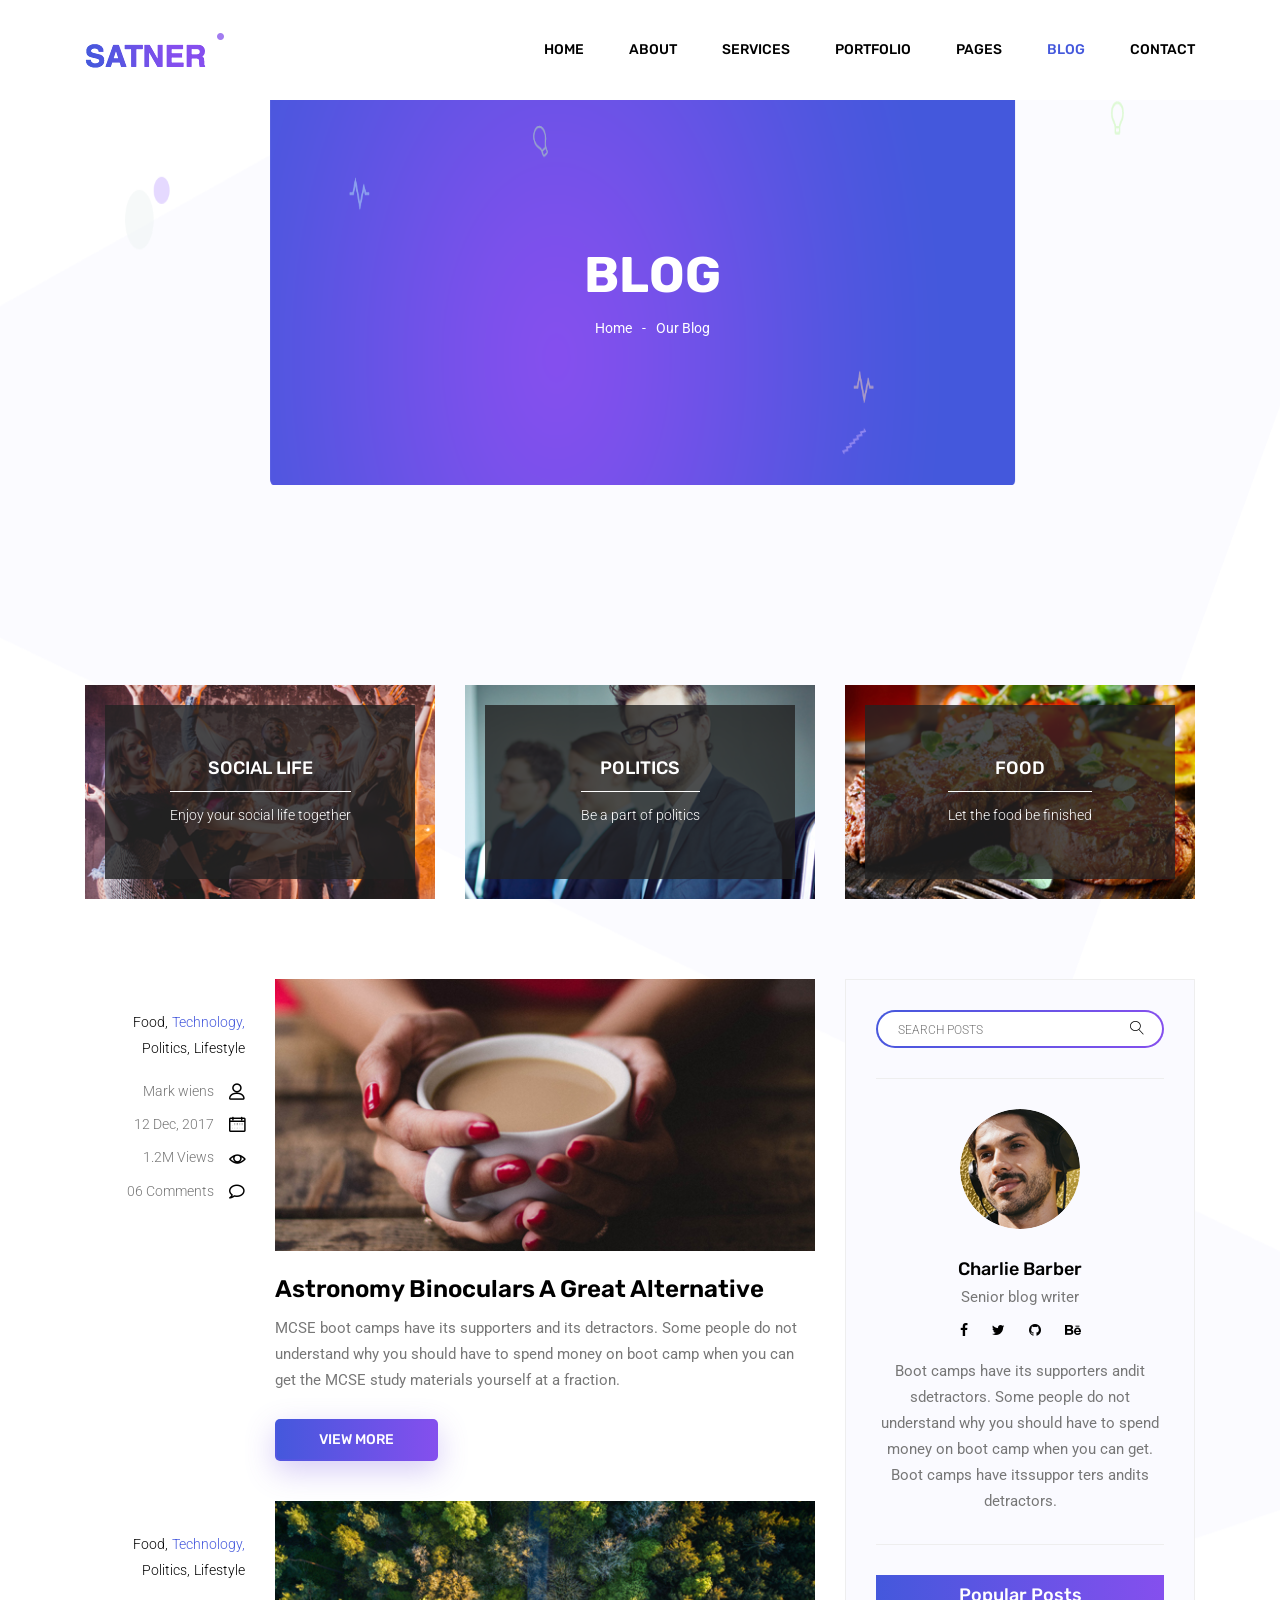
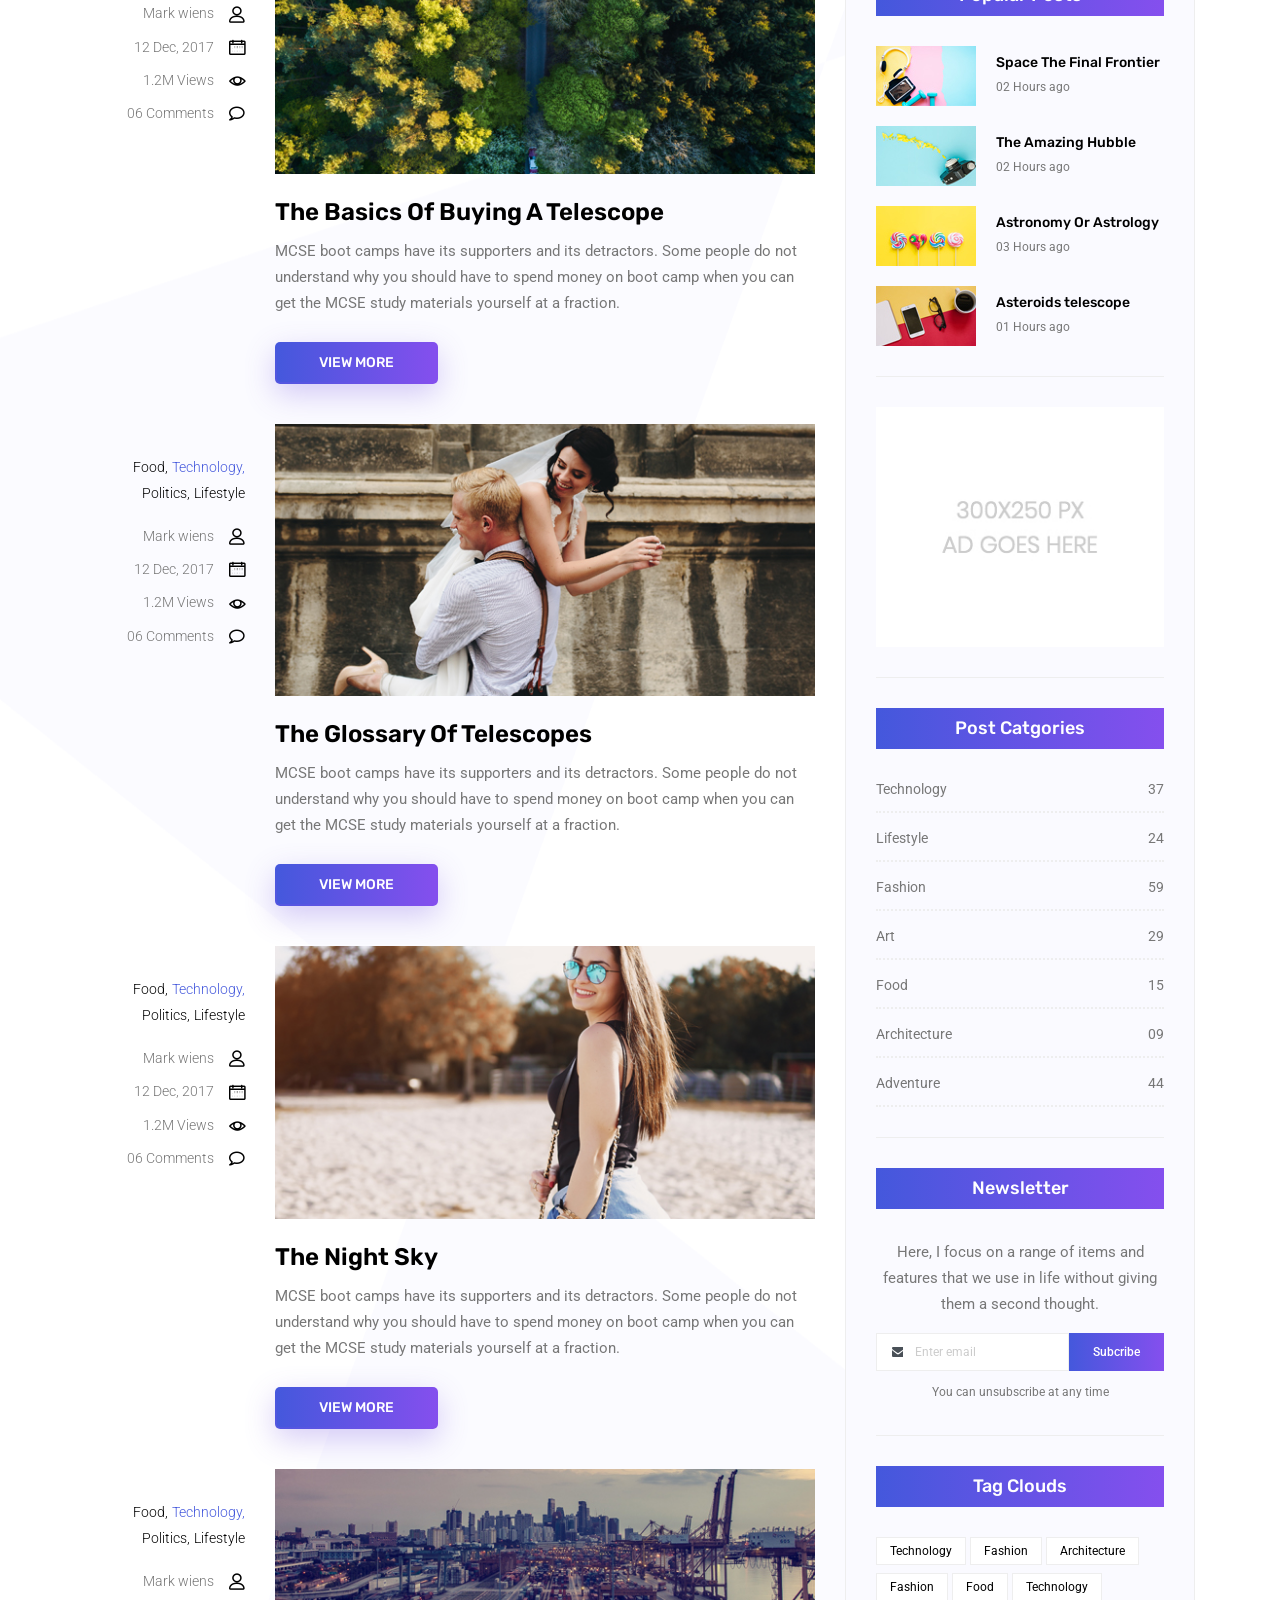
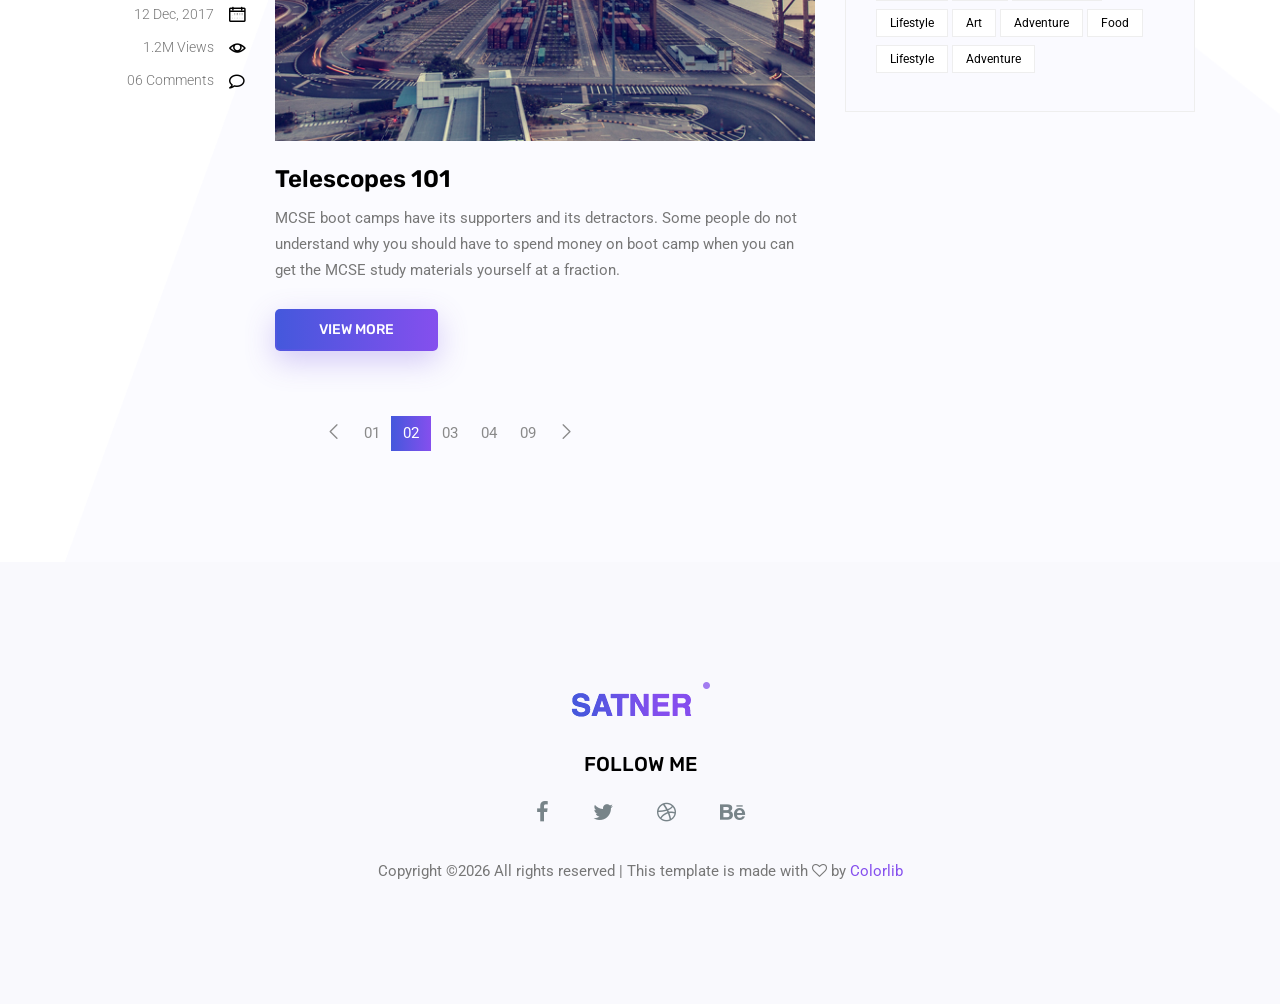
<file: blog.html>
<!doctype html>
<html lang="en">

<head>
	<!-- Required meta tags -->
	<meta charset="utf-8">
	<meta name="viewport" content="width=device-width, initial-scale=1, shrink-to-fit=no">
	<link rel="icon" href="img/favicon.png" type="image/png">
	<title>Blog</title>
	<!-- Bootstrap CSS -->
	<link rel="stylesheet" href="css/bootstrap.css">
	<link rel="stylesheet" href="vendors/linericon/style.css">
	<link rel="stylesheet" href="css/font-awesome.min.css">
	<link rel="stylesheet" href="vendors/owl-carousel/owl.carousel.min.css">
	<link rel="stylesheet" href="css/magnific-popup.css">
	<link rel="stylesheet" href="vendors/nice-select/css/nice-select.css">
	<!-- main css -->
	<link rel="stylesheet" href="css/style.css">
</head>

<body class="blog_version">

	<!--================ Start Header Area =================-->
	<header class="header_area">
		<div class="main_menu">
			<nav class="navbar navbar-expand-lg navbar-light">
				<div class="container">
					<!-- Brand and toggle get grouped for better mobile display -->
					<a class="navbar-brand logo_h" href="index.html"><img src="img/logo.png" alt=""></a>
					<button class="navbar-toggler" type="button" data-toggle="collapse" data-target="#navbarSupportedContent"
					 aria-controls="navbarSupportedContent" aria-expanded="false" aria-label="Toggle navigation">
						<span class="icon-bar"></span>
						<span class="icon-bar"></span>
						<span class="icon-bar"></span>
					</button>
					<!-- Collect the nav links, forms, and other content for toggling -->
					<div class="collapse navbar-collapse offset" id="navbarSupportedContent">
						<ul class="nav navbar-nav menu_nav justify-content-end">
							<li class="nav-item"><a class="nav-link" href="index.html">Home</a></li>
							<li class="nav-item"><a class="nav-link" href="about.html">About</a></li>
							<li class="nav-item"><a class="nav-link" href="services.html">Services</a></li>
							<li class="nav-item"><a class="nav-link" href="portfolio.html">Portfolio</a></li>
							<li class="nav-item submenu dropdown">
								<a href="#" class="nav-link dropdown-toggle" data-toggle="dropdown" role="button" aria-haspopup="true"
								 aria-expanded="false">Pages</a>
								<ul class="dropdown-menu">
                                    <li class="nav-item"><a class="nav-link" href="elements.html">Elements</a></li>
                                    <li class="nav-item"><a class="nav-link" href="portfolio-details.html">Portfolio Details</a></li>
								</ul>
							</li>
							<li class="nav-item submenu dropdown active">
								<a href="#" class="nav-link dropdown-toggle" data-toggle="dropdown" role="button" aria-haspopup="true"
								 aria-expanded="false">Blog</a>
								<ul class="dropdown-menu">
									<li class="nav-item"><a class="nav-link" href="blog.html">Blog</a></li>
									<li class="nav-item"><a class="nav-link" href="single-blog.html">Blog Details</a></li>
								</ul>
							</li>
							<li class="nav-item"><a class="nav-link" href="contact.html">Contact</a></li>
						</ul>
					</div>
				</div>
			</nav>
		</div>
	</header>
	<!--================ End Header Area =================-->

    <!--================ Start Banner Area =================-->
    <section class="banner_area">
        <div class="banner_inner d-flex align-items-center">
            <div class="container">
                <div class="banner_content text-center">
                    <h2>Blog</h2>
                    <div class="page_link">
                        <a href="index.html">Home</a>
                        <a href="blog.html">Our Blog</a>
                    </div>
                </div>
            </div>
        </div>
    </section>
    <!--================ End Banner Area =================-->
        
    <!--================Blog Categorie Area =================-->
    <section class="blog_categorie_area section_gap_top">
        <div class="container">
            <div class="row">
                <div class="col-lg-4">
                    <div class="categories_post">
                        <img src="img/blog/cat-post/cat-post-3.jpg" alt="post">
                        <div class="categories_details">
                            <div class="categories_text">
                                <a href="single-blog.html"><h5>Social Life</h5></a>
                                <div class="border_line"></div>
                                <p>Enjoy your social life together</p>
                            </div>
                        </div>
                    </div>
                </div>
                <div class="col-lg-4">
                    <div class="categories_post">
                        <img src="img/blog/cat-post/cat-post-2.jpg" alt="post">
                        <div class="categories_details">
                            <div class="categories_text">
                                <a href="single-blog.html"><h5>Politics</h5></a>
                                <div class="border_line"></div>
                                <p>Be a part of politics</p>
                            </div>
                        </div>
                    </div>
                </div>
                <div class="col-lg-4">
                    <div class="categories_post">
                        <img src="img/blog/cat-post/cat-post-1.jpg" alt="post">
                        <div class="categories_details">
                            <div class="categories_text">
                                <a href="single-blog.html"><h5>Food</h5></a>
                                <div class="border_line"></div>
                                <p>Let the food be finished</p>
                            </div>
                        </div>
                    </div>
                </div>
            </div>
        </div>
    </section>
    <!--================Blog Categorie Area =================-->
    
    <!--================Blog Area =================-->
    <section class="blog_area">
        <div class="container">
            <div class="row">
                <div class="col-lg-8">
                    <div class="blog_left_sidebar">
                        <article class="row blog_item">
                            <div class="col-md-3">
                                <div class="blog_info text-right">
                                    <div class="post_tag">
                                        <a href="#">Food,</a>
                                        <a class="active" href="#">Technology,</a>
                                        <a href="#">Politics,</a>
                                        <a href="#">Lifestyle</a>
                                    </div>
                                    <ul class="blog_meta list">
                                        <li><a href="#">Mark wiens<i class="lnr lnr-user"></i></a></li>
                                        <li><a href="#">12 Dec, 2017<i class="lnr lnr-calendar-full"></i></a></li>
                                        <li><a href="#">1.2M Views<i class="lnr lnr-eye"></i></a></li>
                                        <li><a href="#">06 Comments<i class="lnr lnr-bubble"></i></a></li>
                                    </ul>
                                </div>
                            </div>
                            <div class="col-md-9">
                                <div class="blog_post">
                                    <img src="img/blog/main-blog/m-blog-1.jpg" alt="">
                                    <div class="blog_details">
                                        <a href="single-blog.html"><h2>Astronomy Binoculars A Great Alternative</h2></a>
                                        <p>MCSE boot camps have its supporters and its detractors. Some people do not understand why you should have to spend money on boot camp when you can get the MCSE study materials yourself at a fraction.</p>
                                        <a href="single-blog.html" class="primary_btn"><span>View More</span></a>
                                    </div>
                                </div>
                            </div>
                        </article>
                        <article class="row blog_item">
                            <div class="col-md-3">
                                <div class="blog_info text-right">
                                    <div class="post_tag">
                                        <a href="#">Food,</a>
                                        <a class="active" href="#">Technology,</a>
                                        <a href="#">Politics,</a>
                                        <a href="#">Lifestyle</a>
                                    </div>
                                    <ul class="blog_meta list">
                                        <li><a href="#">Mark wiens<i class="lnr lnr-user"></i></a></li>
                                        <li><a href="#">12 Dec, 2017<i class="lnr lnr-calendar-full"></i></a></li>
                                        <li><a href="#">1.2M Views<i class="lnr lnr-eye"></i></a></li>
                                        <li><a href="#">06 Comments<i class="lnr lnr-bubble"></i></a></li>
                                    </ul>
                                </div>
                            </div>
                            <div class="col-md-9">
                                <div class="blog_post">
                                    <img src="img/blog/main-blog/m-blog-2.jpg" alt="">
                                    <div class="blog_details">
                                        <a href="single-blog.html"><h2>The Basics Of Buying A Telescope</h2></a>
                                        <p>MCSE boot camps have its supporters and its detractors. Some people do not understand why you should have to spend money on boot camp when you can get the MCSE study materials yourself at a fraction.</p>
                                        <a href="single-blog.html" class="primary_btn"><span>View More</span></a>
                                    </div>
                                </div>
                            </div>
                        </article>
                        <article class="row blog_item">
                            <div class="col-md-3">
                                <div class="blog_info text-right">
                                    <div class="post_tag">
                                        <a href="#">Food,</a>
                                        <a class="active" href="#">Technology,</a>
                                        <a href="#">Politics,</a>
                                        <a href="#">Lifestyle</a>
                                    </div>
                                    <ul class="blog_meta list">
                                        <li><a href="#">Mark wiens<i class="lnr lnr-user"></i></a></li>
                                        <li><a href="#">12 Dec, 2017<i class="lnr lnr-calendar-full"></i></a></li>
                                        <li><a href="#">1.2M Views<i class="lnr lnr-eye"></i></a></li>
                                        <li><a href="#">06 Comments<i class="lnr lnr-bubble"></i></a></li>
                                    </ul>
                                </div>
                            </div>
                            <div class="col-md-9">
                                <div class="blog_post">
                                    <img src="img/blog/main-blog/m-blog-3.jpg" alt="">
                                    <div class="blog_details">
                                        <a href="single-blog.html"><h2>The Glossary Of Telescopes</h2></a>
                                        <p>MCSE boot camps have its supporters and its detractors. Some people do not understand why you should have to spend money on boot camp when you can get the MCSE study materials yourself at a fraction.</p>
                                        <a href="single-blog.html" class="primary_btn"><span>View More</span></a>
                                    </div>
                                </div>
                            </div>
                        </article>
                        <article class="row blog_item">
                            <div class="col-md-3">
                                <div class="blog_info text-right">
                                    <div class="post_tag">
                                        <a href="#">Food,</a>
                                        <a class="active" href="#">Technology,</a>
                                        <a href="#">Politics,</a>
                                        <a href="#">Lifestyle</a>
                                    </div>
                                    <ul class="blog_meta list">
                                        <li><a href="#">Mark wiens<i class="lnr lnr-user"></i></a></li>
                                        <li><a href="#">12 Dec, 2017<i class="lnr lnr-calendar-full"></i></a></li>
                                        <li><a href="#">1.2M Views<i class="lnr lnr-eye"></i></a></li>
                                        <li><a href="#">06 Comments<i class="lnr lnr-bubble"></i></a></li>
                                    </ul>
                                </div>
                            </div>
                            <div class="col-md-9">
                                <div class="blog_post">
                                    <img src="img/blog/main-blog/m-blog-4.jpg" alt="">
                                    <div class="blog_details">
                                        <a href="single-blog.html"><h2>The Night Sky</h2></a>
                                        <p>MCSE boot camps have its supporters and its detractors. Some people do not understand why you should have to spend money on boot camp when you can get the MCSE study materials yourself at a fraction.</p>
                                        <a href="single-blog.html" class="primary_btn"><span>View More</span></a>
                                    </div>
                                </div>
                            </div>
                        </article>
                        <article class="row blog_item">
                            <div class="col-md-3">
                                <div class="blog_info text-right">
                                    <div class="post_tag">
                                        <a href="#">Food,</a>
                                        <a class="active" href="#">Technology,</a>
                                        <a href="#">Politics,</a>
                                        <a href="#">Lifestyle</a>
                                    </div>
                                    <ul class="blog_meta list">
                                        <li><a href="#">Mark wiens<i class="lnr lnr-user"></i></a></li>
                                        <li><a href="#">12 Dec, 2017<i class="lnr lnr-calendar-full"></i></a></li>
                                        <li><a href="#">1.2M Views<i class="lnr lnr-eye"></i></a></li>
                                        <li><a href="#">06 Comments<i class="lnr lnr-bubble"></i></a></li>
                                    </ul>
                                </div>
                            </div>
                            <div class="col-md-9">
                                <div class="blog_post">
                                    <img src="img/blog/main-blog/m-blog-5.jpg" alt="">
                                    <div class="blog_details">
                                        <a href="single-blog.html"><h2>Telescopes 101</h2></a>
                                        <p>MCSE boot camps have its supporters and its detractors. Some people do not understand why you should have to spend money on boot camp when you can get the MCSE study materials yourself at a fraction.</p>
                                        <a href="single-blog.html" class="primary_btn"><span>View More</span></a>
                                    </div>
                                </div>
                            </div>
                        </article>
                        <nav class="blog-pagination justify-content-center d-flex">
                            <ul class="pagination">
                                <li class="page-item">
                                    <a href="#" class="page-link" aria-label="Previous">
                                        <span aria-hidden="true">
                                            <span class="lnr lnr-chevron-left"></span>
                                        </span>
                                    </a>
                                </li>
                                <li class="page-item"><a href="#" class="page-link">01</a></li>
                                <li class="page-item active"><a href="#" class="page-link">02</a></li>
                                <li class="page-item"><a href="#" class="page-link">03</a></li>
                                <li class="page-item"><a href="#" class="page-link">04</a></li>
                                <li class="page-item"><a href="#" class="page-link">09</a></li>
                                <li class="page-item">
                                    <a href="#" class="page-link" aria-label="Next">
                                        <span aria-hidden="true">
                                            <span class="lnr lnr-chevron-right"></span>
                                        </span>
                                    </a>
                                </li>
                            </ul>
                        </nav>
                    </div>
                </div>
                <div class="col-lg-4">
                    <div class="blog_right_sidebar">
                        <aside class="single_sidebar_widget search_widget">
                            <div class="input-group">
                                <input type="text" class="form-control" placeholder="Search Posts">
                                <span class="input-group-btn">
                                    <button class="btn btn-default" type="button"><i class="lnr lnr-magnifier"></i></button>
                                </span>
                            </div><!-- /input-group -->
                            <div class="br"></div>
                        </aside>
                        <aside class="single_sidebar_widget author_widget">
                            <img class="author_img rounded-circle" src="img/blog/author.png" alt="">
                            <h4>Charlie Barber</h4>
                            <p>Senior blog writer</p>
                            <div class="social_icon">
                                <a href="#"><i class="fa fa-facebook"></i></a>
                                <a href="#"><i class="fa fa-twitter"></i></a>
                                <a href="#"><i class="fa fa-github"></i></a>
                                <a href="#"><i class="fa fa-behance"></i></a>
                            </div>
                            <p>Boot camps have its supporters andit sdetractors. Some people do not understand why you should have to spend money on boot camp when you can get. Boot camps have itssuppor ters andits detractors.</p>
                            <div class="br"></div>
                        </aside>
                        <aside class="single_sidebar_widget popular_post_widget">
                            <h3 class="widget_title">Popular Posts</h3>
                            <div class="media post_item">
                                <img src="img/blog/popular-post/post1.jpg" alt="post">
                                <div class="media-body">
                                    <a href="single-blog.html"><h3>Space The Final Frontier</h3></a>
                                    <p>02 Hours ago</p>
                                </div>
                            </div>
                            <div class="media post_item">
                                <img src="img/blog/popular-post/post2.jpg" alt="post">
                                <div class="media-body">
                                    <a href="single-blog.html"><h3>The Amazing Hubble</h3></a>
                                    <p>02 Hours ago</p>
                                </div>
                            </div>
                            <div class="media post_item">
                                <img src="img/blog/popular-post/post3.jpg" alt="post">
                                <div class="media-body">
                                    <a href="single-blog.html"><h3>Astronomy Or Astrology</h3></a>
                                    <p>03 Hours ago</p>
                                </div>
                            </div>
                            <div class="media post_item">
                                <img src="img/blog/popular-post/post4.jpg" alt="post">
                                <div class="media-body">
                                    <a href="single-blog.html"><h3>Asteroids telescope</h3></a>
                                    <p>01 Hours ago</p>
                                </div>
                            </div>
                            <div class="br"></div>
                        </aside>
                        <aside class="single_sidebar_widget ads_widget">
                            <a href="#"><img class="img-fluid" src="img/blog/add.jpg" alt=""></a>
                            <div class="br"></div>
                        </aside>
                        <aside class="single_sidebar_widget post_category_widget">
                            <h4 class="widget_title">Post Catgories</h4>
                            <ul class="list cat-list">
                                <li>
                                    <a href="#" class="d-flex justify-content-between">
                                        <p>Technology</p>
                                        <p>37</p>
                                    </a>
                                </li>
                                <li>
                                    <a href="#" class="d-flex justify-content-between">
                                        <p>Lifestyle</p>
                                        <p>24</p>
                                    </a>
                                </li>
                                <li>
                                    <a href="#" class="d-flex justify-content-between">
                                        <p>Fashion</p>
                                        <p>59</p>
                                    </a>
                                </li>
                                <li>
                                    <a href="#" class="d-flex justify-content-between">
                                        <p>Art</p>
                                        <p>29</p>
                                    </a>
                                </li>
                                <li>
                                    <a href="#" class="d-flex justify-content-between">
                                        <p>Food</p>
                                        <p>15</p>
                                    </a>
                                </li>
                                <li>
                                    <a href="#" class="d-flex justify-content-between">
                                        <p>Architecture</p>
                                        <p>09</p>
                                    </a>
                                </li>
                                <li>
                                    <a href="#" class="d-flex justify-content-between">
                                        <p>Adventure</p>
                                        <p>44</p>
                                    </a>
                                </li>															
                            </ul>
                            <div class="br"></div>
                        </aside>
                        <aside class="single-sidebar-widget newsletter_widget">
                            <h4 class="widget_title">Newsletter</h4>
                            <p>
                            Here, I focus on a range of items and features that we use in life without
                            giving them a second thought.
                            </p>
                            <div class="form-group d-flex flex-row">
                                <div class="input-group">
                                    <div class="input-group-prepend">
                                        <div class="input-group-text"><i class="fa fa-envelope" aria-hidden="true"></i></div>
                                    </div>
                                    <input type="text" class="form-control" id="inlineFormInputGroup" placeholder="Enter email" onfocus="this.placeholder = ''" onblur="this.placeholder = 'Enter email'">
                                </div>
                                <a href="#" class="bbtns">Subcribe</a>
                            </div>	
                            <p class="text-bottom">You can unsubscribe at any time</p>	
                            <div class="br"></div>							
                        </aside>
                        <aside class="single-sidebar-widget tag_cloud_widget">
                            <h4 class="widget_title">Tag Clouds</h4>
                            <ul class="list">
                                <li><a href="#">Technology</a></li>
                                <li><a href="#">Fashion</a></li>
                                <li><a href="#">Architecture</a></li>
                                <li><a href="#">Fashion</a></li>
                                <li><a href="#">Food</a></li>
                                <li><a href="#">Technology</a></li>
                                <li><a href="#">Lifestyle</a></li>
                                <li><a href="#">Art</a></li>
                                <li><a href="#">Adventure</a></li>
                                <li><a href="#">Food</a></li>
                                <li><a href="#">Lifestyle</a></li>
                                <li><a href="#">Adventure</a></li>
                            </ul>
                        </aside>
                    </div>
                </div>
            </div>
        </div>
    </section>
    <!--================Blog Area =================-->
    
    <!--================Footer Area =================-->
	<footer class="footer_area">
        <div class="container">
            <div class="row justify-content-center">
                <div class="col-lg-12">
                    <div class="footer_top flex-column">
                        <div class="footer_logo">
                            <a href="#">
                                <img src="img/logo.png" alt="">
                            </a>
                            <h4>Follow Me</h4>
                        </div>
                        <div class="footer_social">
                            <a href="#"><i class="fa fa-facebook"></i></a>
                            <a href="#"><i class="fa fa-twitter"></i></a>
                            <a href="#"><i class="fa fa-dribbble"></i></a>
                            <a href="#"><i class="fa fa-behance"></i></a>
                        </div>
                    </div>
                </div>
            </div>
            <div class="row footer_bottom justify-content-center">
                <p class="col-lg-8 col-sm-12 footer-text">
                    <!-- Link back to Colorlib can't be removed. Template is licensed under CC BY 3.0. -->
Copyright &copy;<script>document.write(new Date().getFullYear());</script> All rights reserved | This template is made with <i class="fa fa-heart-o" aria-hidden="true"></i> by <a href="https://colorlib.com" target="_blank">Colorlib</a>
<!-- Link back to Colorlib can't be removed. Template is licensed under CC BY 3.0. --></p>
            </div>
        </div>
    </footer>
    <!--================End Footer Area =================-->
   
    <!-- Optional JavaScript -->
    <!-- jQuery first, then Popper.js, then Bootstrap JS -->
    <script src="js/jquery-3.2.1.min.js"></script>
    <script src="js/popper.js"></script>
    <script src="js/bootstrap.min.js"></script>
    <script src="js/stellar.js"></script>
    <script src="vendors/lightbox/simpleLightbox.min.js"></script>
    <script src="vendors/nice-select/js/jquery.nice-select.min.js"></script>
    <script src="vendors/isotope/imagesloaded.pkgd.min.js"></script>
    <script src="vendors/isotope/isotope-min.js"></script>
    <script src="vendors/owl-carousel/owl.carousel.min.js"></script>
    <script src="js/jquery.ajaxchimp.min.js"></script>
    <script src="js/mail-script.js"></script>
    <script src="js/theme.js"></script>
</body>
</html>
</file>
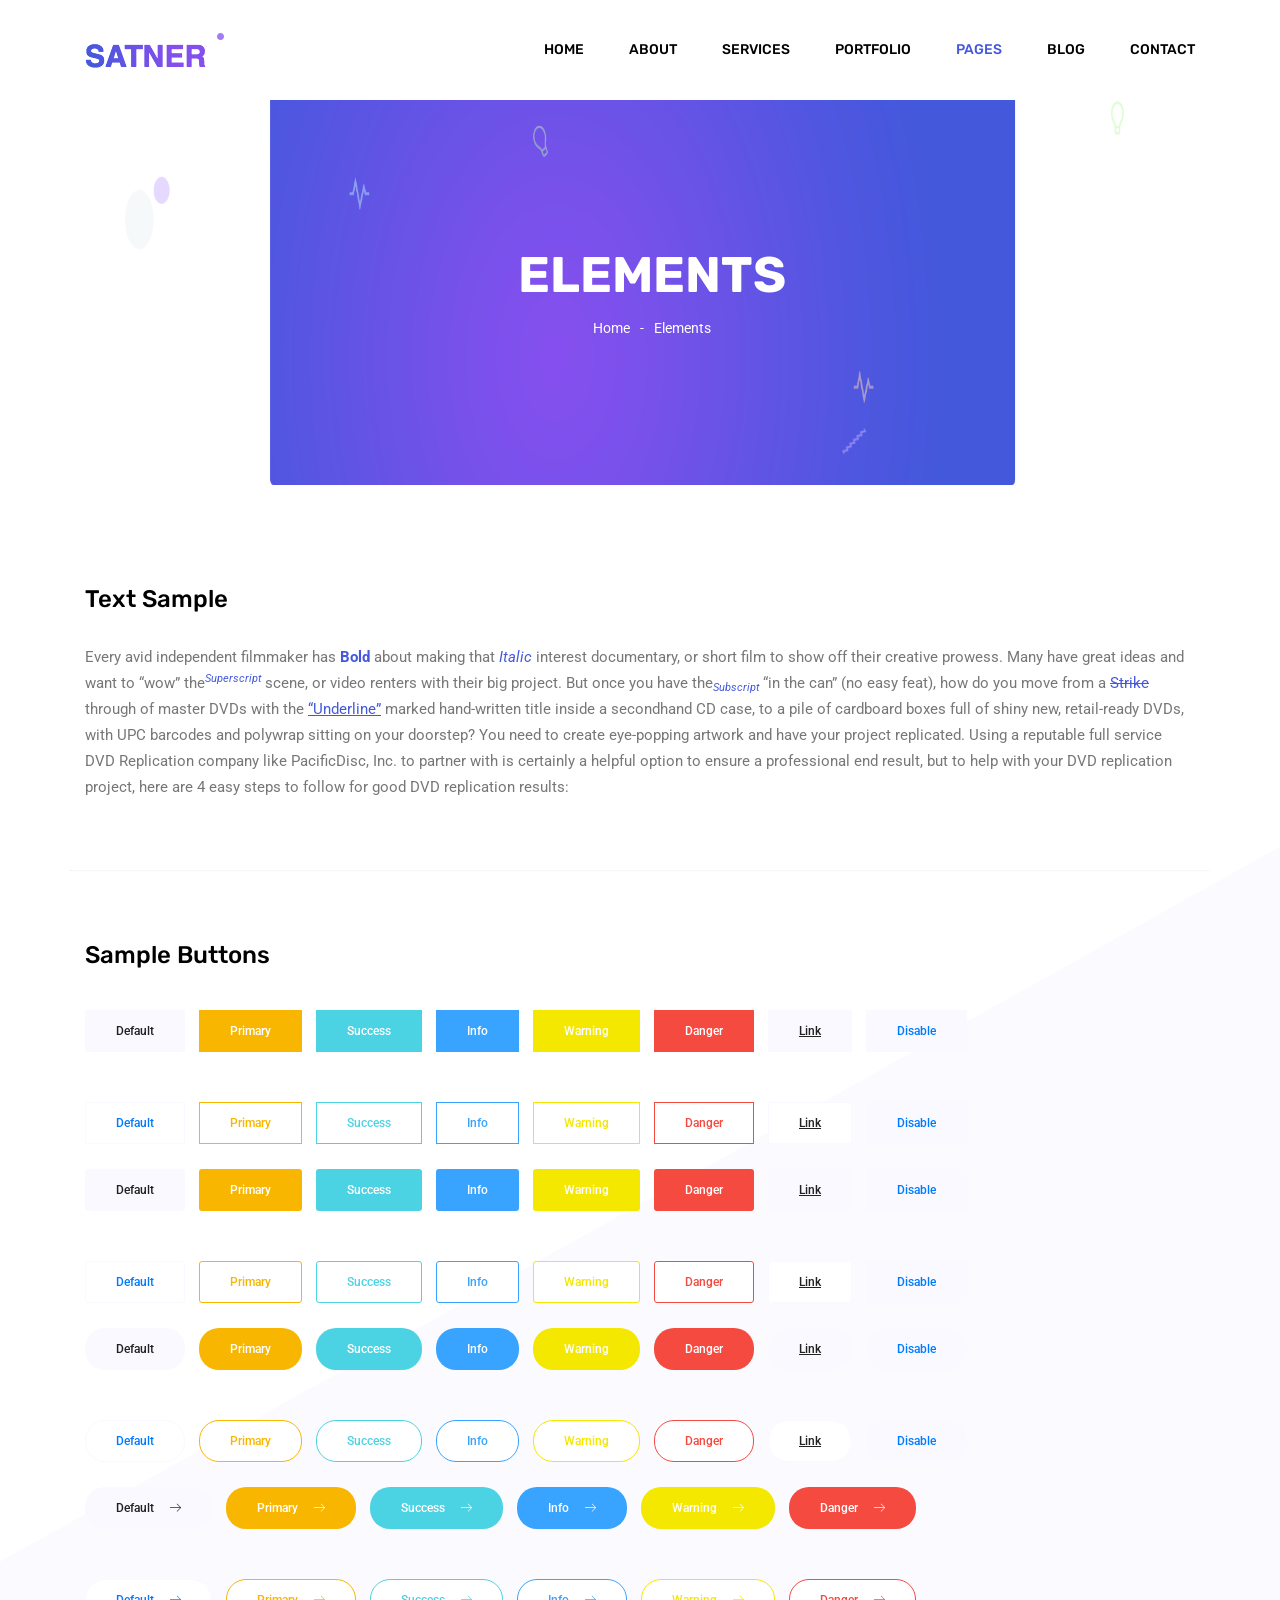
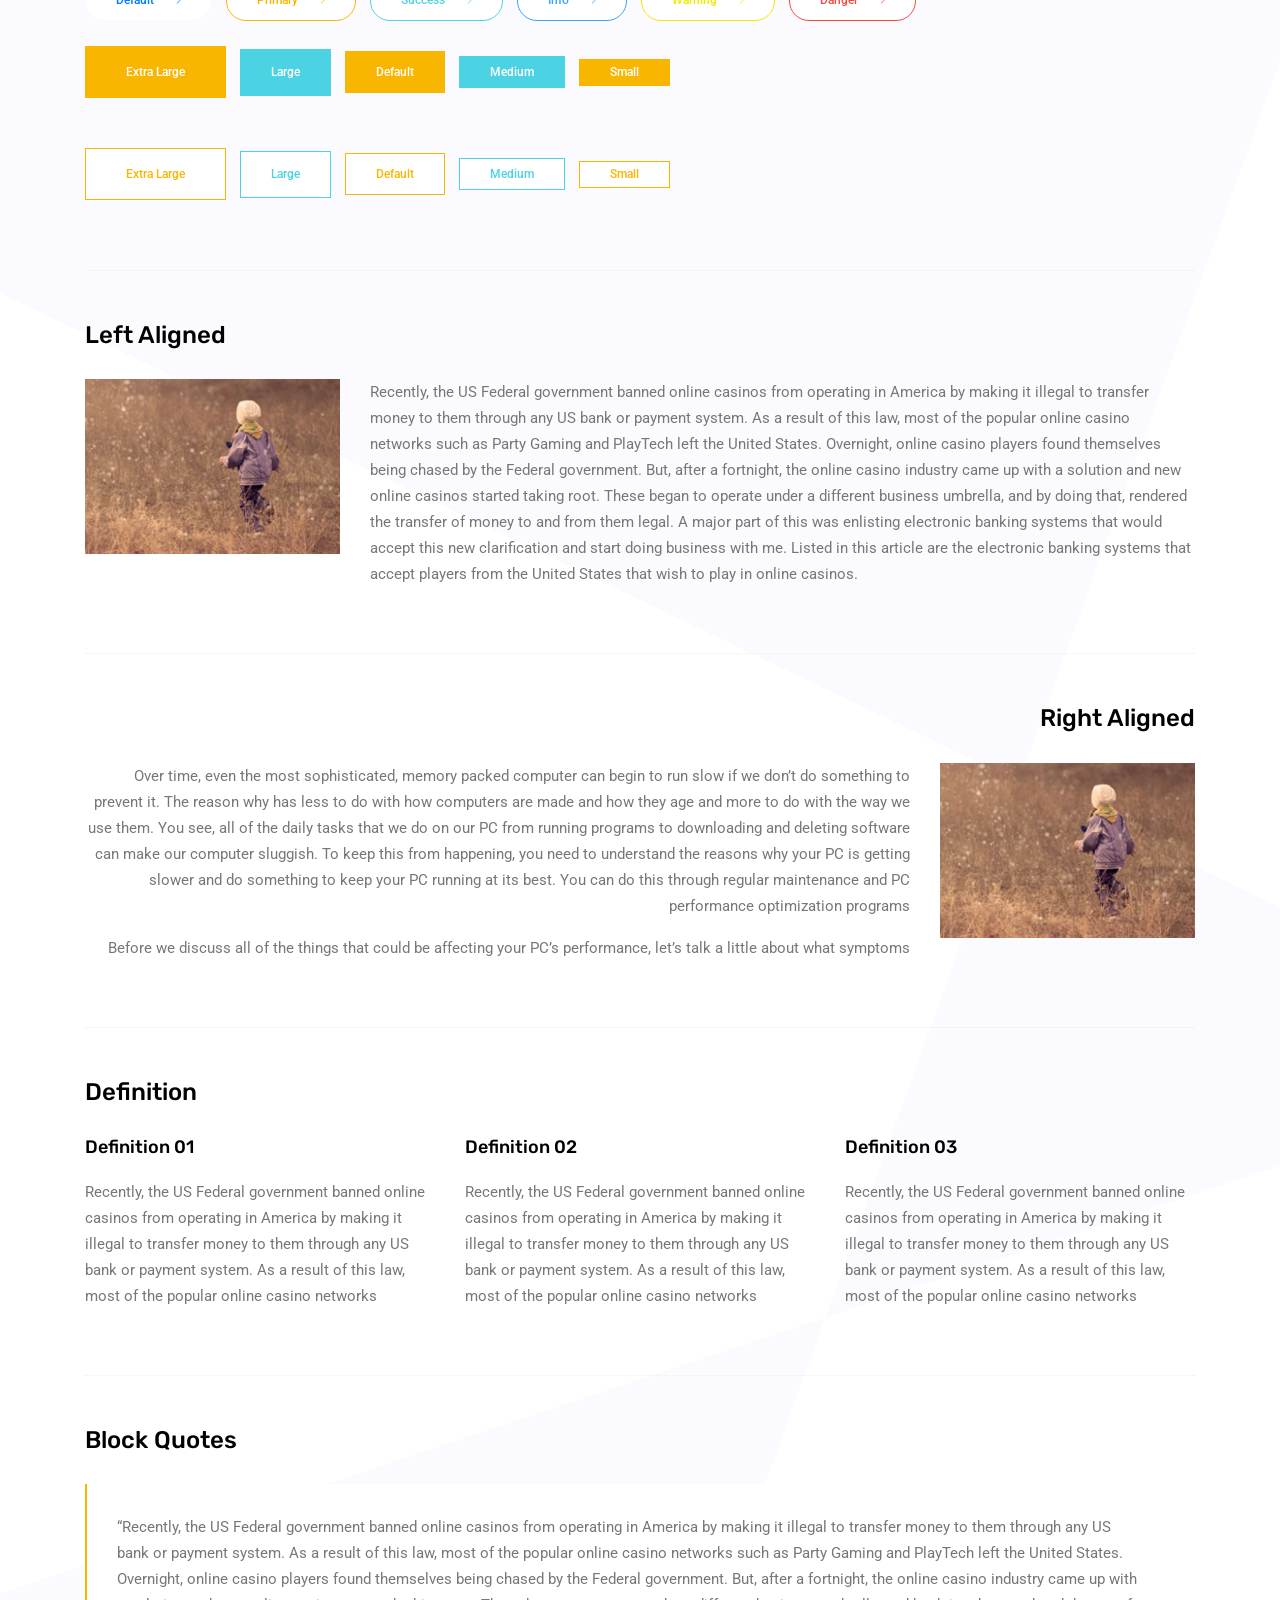
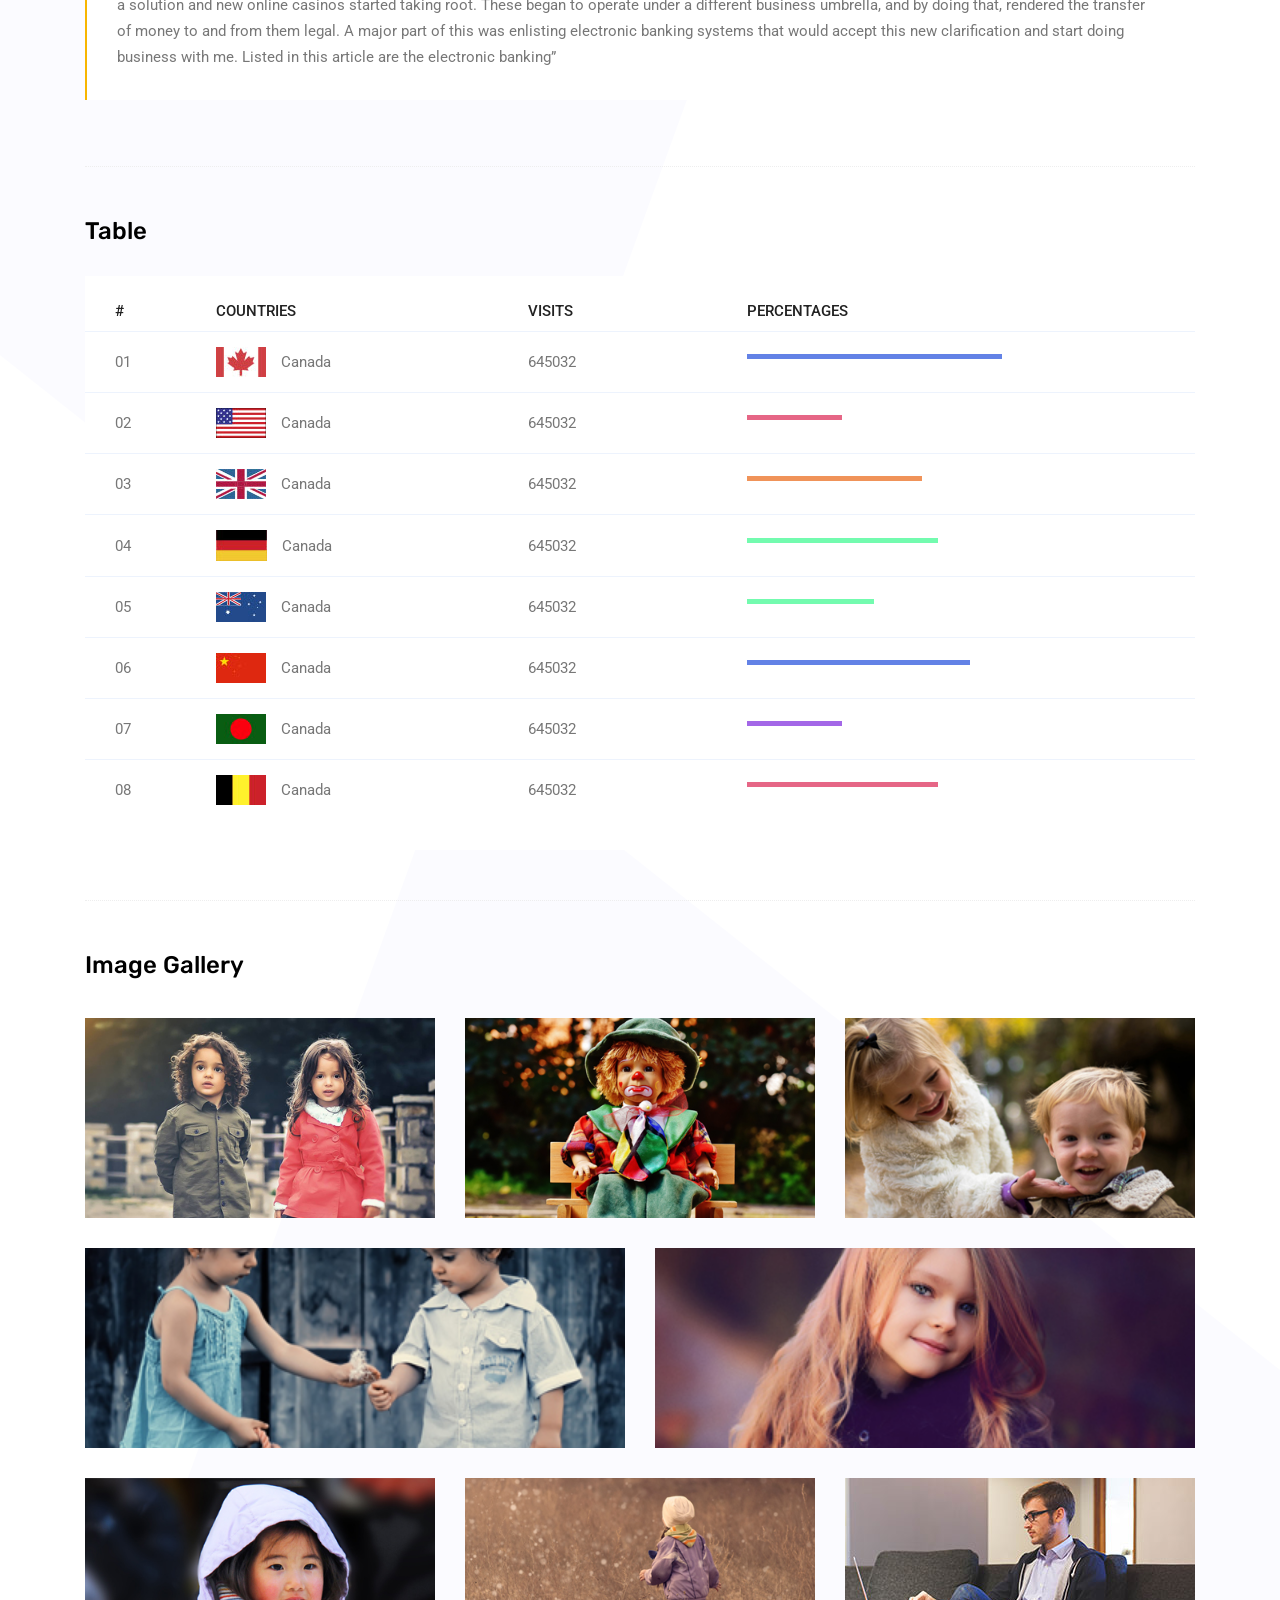
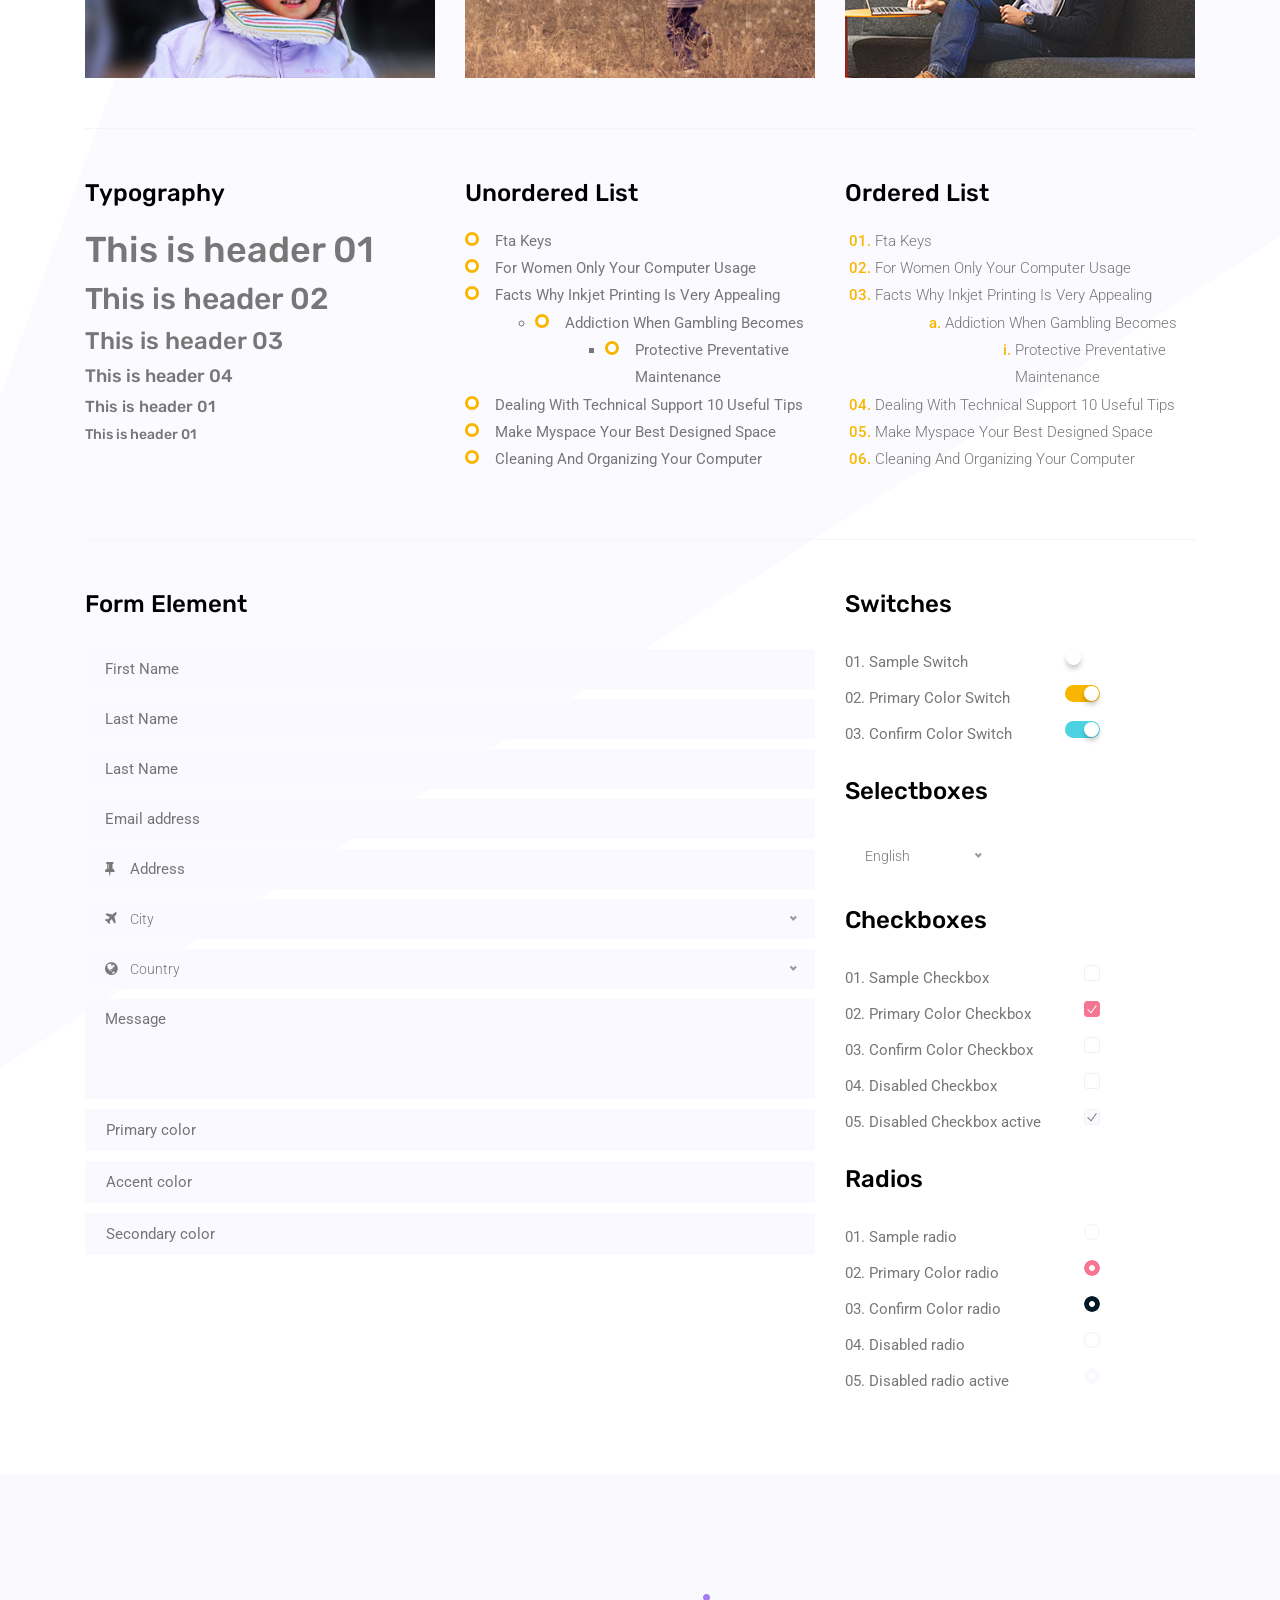
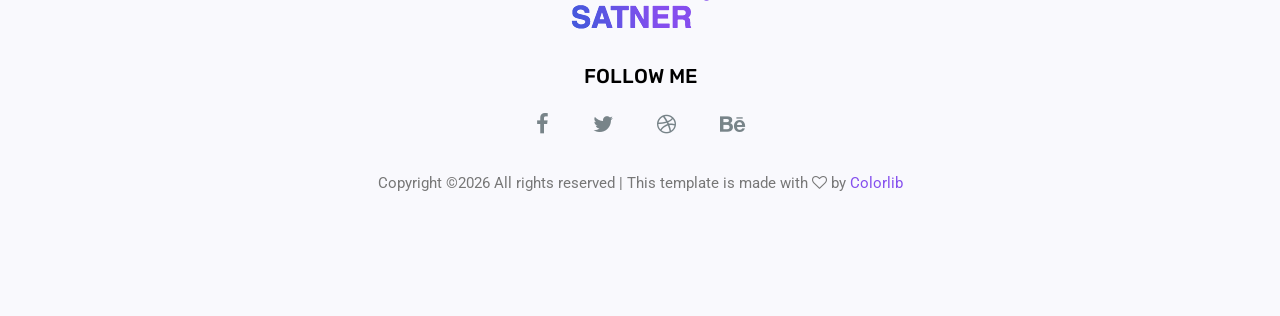
<file: elements.html>
<!doctype html>
<html lang="en">

<head>
	<!-- Required meta tags -->
	<meta charset="utf-8">
	<meta name="viewport" content="width=device-width, initial-scale=1, shrink-to-fit=no">
	<link rel="icon" href="img/favicon.png" type="image/png">
	<title>Elements</title>
	<!-- Bootstrap CSS -->
	<link rel="stylesheet" href="css/bootstrap.css">
	<link rel="stylesheet" href="vendors/linericon/style.css">
	<link rel="stylesheet" href="css/font-awesome.min.css">
	<link rel="stylesheet" href="vendors/owl-carousel/owl.carousel.min.css">
	<link rel="stylesheet" href="css/magnific-popup.css">
	<link rel="stylesheet" href="vendors/nice-select/css/nice-select.css">
	<!-- main css -->
	<link rel="stylesheet" href="css/style.css">
</head>

<body class="blog_version">

	<!--================ Start Header Area =================-->
	<header class="header_area">
		<div class="main_menu">
			<nav class="navbar navbar-expand-lg navbar-light">
				<div class="container">
					<!-- Brand and toggle get grouped for better mobile display -->
					<a class="navbar-brand logo_h" href="index.html"><img src="img/logo.png" alt=""></a>
					<button class="navbar-toggler" type="button" data-toggle="collapse" data-target="#navbarSupportedContent"
					 aria-controls="navbarSupportedContent" aria-expanded="false" aria-label="Toggle navigation">
						<span class="icon-bar"></span>
						<span class="icon-bar"></span>
						<span class="icon-bar"></span>
					</button>
					<!-- Collect the nav links, forms, and other content for toggling -->
					<div class="collapse navbar-collapse offset" id="navbarSupportedContent">
						<ul class="nav navbar-nav menu_nav justify-content-end">
							<li class="nav-item"><a class="nav-link" href="index.html">Home</a></li>
							<li class="nav-item"><a class="nav-link" href="about.html">About</a></li>
							<li class="nav-item"><a class="nav-link" href="services.html">Services</a></li>
							<li class="nav-item"><a class="nav-link" href="portfolio.html">Portfolio</a></li>
							<li class="nav-item submenu dropdown active">
								<a href="#" class="nav-link dropdown-toggle" data-toggle="dropdown" role="button" aria-haspopup="true"
								 aria-expanded="false">Pages</a>
								<ul class="dropdown-menu">
                                    <li class="nav-item"><a class="nav-link" href="elements.html">Elements</a></li>
                                    <li class="nav-item"><a class="nav-link" href="portfolio-details.html">Portfolio Details</a></li>
								</ul>
							</li>
							<li class="nav-item submenu dropdown">
								<a href="#" class="nav-link dropdown-toggle" data-toggle="dropdown" role="button" aria-haspopup="true"
								 aria-expanded="false">Blog</a>
								<ul class="dropdown-menu">
									<li class="nav-item"><a class="nav-link" href="blog.html">Blog</a></li>
									<li class="nav-item"><a class="nav-link" href="single-blog.html">Blog Details</a></li>
								</ul>
							</li>
							<li class="nav-item"><a class="nav-link" href="contact.html">Contact</a></li>
						</ul>
					</div>
				</div>
			</nav>
		</div>
	</header>
	<!--================ End Header Area =================-->

    <!--================ Start Banner Area =================-->
    <section class="banner_area">
        <div class="banner_inner d-flex align-items-center">
            <div class="container">
                <div class="banner_content text-center">
                    <h2>Elements</h2>
                    <div class="page_link">
                        <a href="index.html">Home</a>
                        <a href="elements.html">Elements</a>
                    </div>
                </div>
            </div>
        </div>
    </section>
    <!--================ End Banner Area =================-->
        
	<!-- Start Sample Area -->
	<section class="sample-text-area">
		<div class="container">
			<h3 class="text-heading title_color">Text Sample</h3>
			<p class="sample-text">
				Every avid independent filmmaker has <b>Bold</b> about making that <i>Italic</i> interest documentary, or short film to show off their creative prowess. Many have great ideas and want to “wow” the<sup>Superscript</sup> scene, or video renters with their big project.  But once you have the<sub>Subscript</sub> “in the can” (no easy feat), how do you move from a <del>Strike</del> through of master DVDs with the <u>“Underline”</u> marked hand-written title inside a secondhand CD case, to a pile of cardboard boxes full of shiny new, retail-ready DVDs, with UPC barcodes and polywrap sitting on your doorstep?  You need to create eye-popping artwork and have your project replicated. Using a reputable full service DVD Replication company like PacificDisc, Inc. to partner with is certainly a helpful option to ensure a professional end result, but to help with your DVD replication project, here are 4 easy steps to follow for good DVD replication results: 

			</p>
		</div>
	</section>
	<!-- End Sample Area -->

	<!-- Start Button -->
	<section class="button-area">
		<div class="container border-top-generic">
			<h3 class="text-heading title_color">Sample Buttons</h3>
			<div class="button-group-area">
				<a href="#" class="genric-btn default">Default</a>
				<a href="#" class="genric-btn primary">Primary</a>
				<a href="#" class="genric-btn success">Success</a>
				<a href="#" class="genric-btn info">Info</a>
				<a href="#" class="genric-btn warning">Warning</a>
				<a href="#" class="genric-btn danger">Danger</a>
				<a href="#" class="genric-btn link">Link</a>
				<a href="#" class="genric-btn disable">Disable</a>
			</div>
			<div class="button-group-area mt-10">
				<a href="#" class="genric-btn default-border">Default</a>
				<a href="#" class="genric-btn primary-border">Primary</a>
				<a href="#" class="genric-btn success-border">Success</a>
				<a href="#" class="genric-btn info-border">Info</a>
				<a href="#" class="genric-btn warning-border">Warning</a>
				<a href="#" class="genric-btn danger-border">Danger</a>
				<a href="#" class="genric-btn link-border">Link</a>
				<a href="#" class="genric-btn disable">Disable</a>
			</div>
			<div class="button-group-area mt-40">
				<a href="#" class="genric-btn default radius">Default</a>
				<a href="#" class="genric-btn primary radius">Primary</a>
				<a href="#" class="genric-btn success radius">Success</a>
				<a href="#" class="genric-btn info radius">Info</a>
				<a href="#" class="genric-btn warning radius">Warning</a>
				<a href="#" class="genric-btn danger radius">Danger</a>
				<a href="#" class="genric-btn link radius">Link</a>
				<a href="#" class="genric-btn disable radius">Disable</a>
			</div>
			<div class="button-group-area mt-10">
				<a href="#" class="genric-btn default-border radius">Default</a>
				<a href="#" class="genric-btn primary-border radius">Primary</a>
				<a href="#" class="genric-btn success-border radius">Success</a>
				<a href="#" class="genric-btn info-border radius">Info</a>
				<a href="#" class="genric-btn warning-border radius">Warning</a>
				<a href="#" class="genric-btn danger-border radius">Danger</a>
				<a href="#" class="genric-btn link-border radius">Link</a>
				<a href="#" class="genric-btn disable radius">Disable</a>
			</div>
			<div class="button-group-area mt-40">
				<a href="#" class="genric-btn default circle">Default</a>
				<a href="#" class="genric-btn primary circle">Primary</a>
				<a href="#" class="genric-btn success circle">Success</a>
				<a href="#" class="genric-btn info circle">Info</a>
				<a href="#" class="genric-btn warning circle">Warning</a>
				<a href="#" class="genric-btn danger circle">Danger</a>
				<a href="#" class="genric-btn link circle">Link</a>
				<a href="#" class="genric-btn disable circle">Disable</a>
			</div>
			<div class="button-group-area mt-10">
				<a href="#" class="genric-btn default-border circle">Default</a>
				<a href="#" class="genric-btn primary-border circle">Primary</a>
				<a href="#" class="genric-btn success-border circle">Success</a>
				<a href="#" class="genric-btn info-border circle">Info</a>
				<a href="#" class="genric-btn warning-border circle">Warning</a>
				<a href="#" class="genric-btn danger-border circle">Danger</a>
				<a href="#" class="genric-btn link-border circle">Link</a>
				<a href="#" class="genric-btn disable circle">Disable</a>
			</div>
			<div class="button-group-area mt-40">
				<a href="#" class="genric-btn default circle arrow">Default<span class="lnr lnr-arrow-right"></span></a>
				<a href="#" class="genric-btn primary circle arrow">Primary<span class="lnr lnr-arrow-right"></span></a>
				<a href="#" class="genric-btn success circle arrow">Success<span class="lnr lnr-arrow-right"></span></a>
				<a href="#" class="genric-btn info circle arrow">Info<span class="lnr lnr-arrow-right"></span></a>
				<a href="#" class="genric-btn warning circle arrow">Warning<span class="lnr lnr-arrow-right"></span></a>
				<a href="#" class="genric-btn danger circle arrow">Danger<span class="lnr lnr-arrow-right"></span></a>
			</div>
			<div class="button-group-area mt-10">
				<a href="#" class="genric-btn default-border circle arrow">Default<span class="lnr lnr-arrow-right"></span></a>
				<a href="#" class="genric-btn primary-border circle arrow">Primary<span class="lnr lnr-arrow-right"></span></a>
				<a href="#" class="genric-btn success-border circle arrow">Success<span class="lnr lnr-arrow-right"></span></a>
				<a href="#" class="genric-btn info-border circle arrow">Info<span class="lnr lnr-arrow-right"></span></a>
				<a href="#" class="genric-btn warning-border circle arrow">Warning<span class="lnr lnr-arrow-right"></span></a>
				<a href="#" class="genric-btn danger-border circle arrow">Danger<span class="lnr lnr-arrow-right"></span></a>
			</div>
			<div class="button-group-area mt-40">
				<a href="#" class="genric-btn primary e-large">Extra Large</a>
				<a href="#" class="genric-btn success large">Large</a>
				<a href="#" class="genric-btn primary">Default</a>
				<a href="#" class="genric-btn success medium">Medium</a>
				<a href="#" class="genric-btn primary small">Small</a>
			</div>
			<div class="button-group-area mt-10">
				<a href="#" class="genric-btn primary-border e-large">Extra Large</a>
				<a href="#" class="genric-btn success-border large">Large</a>
				<a href="#" class="genric-btn primary-border">Default</a>
				<a href="#" class="genric-btn success-border medium">Medium</a>
				<a href="#" class="genric-btn primary-border small">Small</a>
			</div>
		</div>
	</section>
	<!-- End Button -->
	
	<!-- Start Align Area -->
	<div class="whole-wrap">
		<div class="container">
			<div class="section-top-border">
				<h3 class="mb-30 title_color">Left Aligned</h3>
				<div class="row">
					<div class="col-md-3">
						<img src="img/elements/d.jpg" alt="" class="img-fluid">
					</div>
					<div class="col-md-9 mt-sm-20 left-align-p">
						<p>Recently, the US Federal government banned online casinos from operating in America by making it illegal to transfer money to them through any US bank or payment system. As a result of this law, most of the popular online casino networks such as Party Gaming and PlayTech left the United States. Overnight, online casino players found themselves being chased by the Federal government. But, after a fortnight, the online casino industry came up with a solution and new online casinos started taking root. These began to operate under a different business umbrella, and by doing that, rendered the transfer of money to and from them legal. A major part of this was enlisting electronic banking systems that would accept this new clarification and start doing business with me. Listed in this article are the electronic banking systems that accept players from the United States that wish to play in online casinos.</p>
					</div>
				</div>
			</div>
			<div class="section-top-border text-right">
				<h3 class="mb-30 title_color">Right Aligned</h3>
				<div class="row">
					<div class="col-md-9">
						<p class="text-right">Over time, even the most sophisticated, memory packed computer can begin to run slow if we don’t do something to prevent it. The reason why has less to do with how computers are made and how they age and more to do with the way we use them. You see, all of the daily tasks that we do on our PC from running programs to downloading and deleting software can make our computer sluggish. To keep this from happening, you need to understand the reasons why your PC is getting slower and do something to keep your PC running at its best. You can do this through regular maintenance and PC performance optimization programs</p>
						<p class="text-right">Before we discuss all of the things that could be affecting your PC’s performance, let’s talk a little about what symptoms</p>
					</div>
					<div class="col-md-3">
						<img src="img/elements/d.jpg" alt="" class="img-fluid">
					</div>
				</div>
			</div>
			<div class="section-top-border">
				<h3 class="mb-30 title_color">Definition</h3>
				<div class="row">
					<div class="col-md-4">
						<div class="single-defination">
							<h4 class="mb-20">Definition 01</h4>
							<p>Recently, the US Federal government banned online casinos from operating in America by making it illegal to transfer money to them through any US bank or payment system. As a result of this law, most of the popular online casino networks</p>
						</div>
					</div>
					<div class="col-md-4">
						<div class="single-defination">
							<h4 class="mb-20">Definition 02</h4>
							<p>Recently, the US Federal government banned online casinos from operating in America by making it illegal to transfer money to them through any US bank or payment system. As a result of this law, most of the popular online casino networks</p>
						</div>
					</div>
					<div class="col-md-4">
						<div class="single-defination">
							<h4 class="mb-20">Definition 03</h4>
							<p>Recently, the US Federal government banned online casinos from operating in America by making it illegal to transfer money to them through any US bank or payment system. As a result of this law, most of the popular online casino networks</p>
						</div>
					</div>
				</div>
			</div>
			<div class="section-top-border">
				<h3 class="mb-30 title_color">Block Quotes</h3>
				<div class="row">
					<div class="col-lg-12">
						<blockquote class="generic-blockquote">
							“Recently, the US Federal government banned online casinos from operating in America by making it illegal to transfer money to them through any US bank or payment system. As a result of this law, most of the popular online casino networks such as Party Gaming and PlayTech left the United States. Overnight, online casino players found themselves being chased by the Federal government. But, after a fortnight, the online casino industry came up with a solution and new online casinos started taking root. These began to operate under a different business umbrella, and by doing that, rendered the transfer of money to and from them legal. A major part of this was enlisting electronic banking systems that would accept this new clarification and start doing business with me. Listed in this article are the electronic banking” 
						</blockquote>
					</div>
				</div>
			</div>
			<div class="section-top-border">
				<h3 class="mb-30 title_color">Table</h3>
				<div class="progress-table-wrap">
					<div class="progress-table">
						<div class="table-head">
							<div class="serial">#</div>
							<div class="country">Countries</div>
							<div class="visit">Visits</div>
							<div class="percentage">Percentages</div>
						</div>
						<div class="table-row">
							<div class="serial">01</div>
							<div class="country"> <img src="img/elements/f1.jpg" alt="flag">Canada</div>
							<div class="visit">645032</div>
							<div class="percentage">
								<div class="progress">
									<div class="progress-bar color-1" role="progressbar" style="width: 80%" aria-valuenow="80" aria-valuemin="0" aria-valuemax="100"></div>
								</div>
							</div>
						</div>
						<div class="table-row">
							<div class="serial">02</div>
							<div class="country"> <img src="img/elements/f2.jpg" alt="flag">Canada</div>
							<div class="visit">645032</div>
							<div class="percentage">
								<div class="progress">
									<div class="progress-bar color-2" role="progressbar" style="width: 30%" aria-valuenow="30" aria-valuemin="0" aria-valuemax="100"></div>
								</div>
							</div>
						</div>
						<div class="table-row">
							<div class="serial">03</div>
							<div class="country"> <img src="img/elements/f3.jpg" alt="flag">Canada</div>
							<div class="visit">645032</div>
							<div class="percentage">
								<div class="progress">
									<div class="progress-bar color-3" role="progressbar" style="width: 55%" aria-valuenow="55" aria-valuemin="0" aria-valuemax="100"></div>
								</div>
							</div>
						</div>
						<div class="table-row">
							<div class="serial">04</div>
							<div class="country"> <img src="img/elements/f4.jpg" alt="flag">Canada</div>
							<div class="visit">645032</div>
							<div class="percentage">
								<div class="progress">
									<div class="progress-bar color-4" role="progressbar" style="width: 60%" aria-valuenow="60" aria-valuemin="0" aria-valuemax="100"></div>
								</div>
							</div>
						</div>
						<div class="table-row">
							<div class="serial">05</div>
							<div class="country"> <img src="img/elements/f5.jpg" alt="flag">Canada</div>
							<div class="visit">645032</div>
							<div class="percentage">
								<div class="progress">
									<div class="progress-bar color-5" role="progressbar" style="width: 40%" aria-valuenow="40" aria-valuemin="0" aria-valuemax="100"></div>
								</div>
							</div>
						</div>
						<div class="table-row">
							<div class="serial">06</div>
							<div class="country"> <img src="img/elements/f6.jpg" alt="flag">Canada</div>
							<div class="visit">645032</div>
							<div class="percentage">
								<div class="progress">
									<div class="progress-bar color-6" role="progressbar" style="width: 70%" aria-valuenow="70" aria-valuemin="0" aria-valuemax="100"></div>
								</div>
							</div>
						</div>
						<div class="table-row">
							<div class="serial">07</div>
							<div class="country"> <img src="img/elements/f7.jpg" alt="flag">Canada</div>
							<div class="visit">645032</div>
							<div class="percentage">
								<div class="progress">
									<div class="progress-bar color-7" role="progressbar" style="width: 30%" aria-valuenow="30" aria-valuemin="0" aria-valuemax="100"></div>
								</div>
							</div>
						</div>
						<div class="table-row">
							<div class="serial">08</div>
							<div class="country"> <img src="img/elements/f8.jpg" alt="flag">Canada</div>
							<div class="visit">645032</div>
							<div class="percentage">
								<div class="progress">
									<div class="progress-bar color-8" role="progressbar" style="width: 60%" aria-valuenow="60" aria-valuemin="0" aria-valuemax="100"></div>
								</div>
							</div>
						</div>
					</div>
				</div>
			</div>
			<div class="section-top-border">
				<h3 class="title_color">Image Gallery</h3>
				<div class="row gallery-item">
					<div class="col-md-4">
						<a href="img/elements/g1.jpg" class="img-gal"><div class="single-gallery-image" style="background: url(img/elements/g1.jpg);"></div></a>
					</div>
					<div class="col-md-4">
						<a href="img/elements/g2.jpg" class="img-gal"><div class="single-gallery-image" style="background: url(img/elements/g2.jpg);"></div></a>
					</div>
					<div class="col-md-4">
						<a href="img/elements/g3.jpg" class="img-gal"><div class="single-gallery-image" style="background: url(img/elements/g3.jpg);"></div></a>
					</div>
					<div class="col-md-6">
						<a href="img/elements/g4.jpg" class="img-gal"><div class="single-gallery-image" style="background: url(img/elements/g4.jpg);"></div></a>
					</div>
					<div class="col-md-6">
						<a href="img/elements/g5.jpg" class="img-gal"><div class="single-gallery-image" style="background: url(img/elements/g5.jpg);"></div></a>
					</div>
					<div class="col-md-4">
						<a href="img/elements/g6.jpg" class="img-gal"><div class="single-gallery-image" style="background: url(img/elements/g6.jpg);"></div></a>
					</div>
					<div class="col-md-4">
						<a href="img/elements/g7.jpg" class="img-gal"><div class="single-gallery-image" style="background: url(img/elements/g7.jpg);"></div></a>
					</div>
					<div class="col-md-4">
						<a href="img/elements/g8.jpg" class="img-gal"><div class="single-gallery-image" style="background: url(img/elements/g8.jpg);"></div></a>
					</div>
				</div>
			</div>
			<div class="section-top-border">
				<div class="row">
					<div class="col-lg-4 col-sm-6 typo-sec">
						<h3 class="mb-20 title_color">Typography</h3>
						<div class="typography">
							<h1 class="typo-list">This is header 01</h1>
							<h2 class="typo-list">This is header 02</h2>
							<h3 class="typo-list">This is header 03</h3>
							<h4 class="typo-list">This is header 04</h4>
							<h5 class="typo-list">This is header 01</h5>
							<h6 class="typo-list">This is header 01</h6>
						</div>
					</div>
					<div class="col-lg-4 col-sm-6 mt-sm-30 typo-sec">
						<h3 class="mb-20 title_color">Unordered List</h3>
						<div class="">
							<ul class="unordered-list">
								<li>Fta Keys</li>
								<li>For Women Only Your Computer Usage</li>
								<li>Facts Why Inkjet Printing Is Very Appealing
									<ul>
										<li>Addiction When Gambling Becomes
											<ul>
												<li>Protective Preventative Maintenance</li>
											</ul>
										</li>
									</ul>
								</li>
								<li>Dealing With Technical Support 10 Useful Tips</li>
								<li>Make Myspace Your Best Designed Space</li>
								<li>Cleaning And Organizing Your Computer</li>
							</ul>
						</div>
					</div>
					<div class="col-lg-4 col-sm-6 mt-sm-30 typo-sec">
						<h3 class="mb-20 title_color">Ordered List</h3>
						<div class="">
							<ol class="ordered-list">
								<li><span>Fta Keys</span></li>
								<li><span>For Women Only Your Computer Usage</span></li>
								<li><span>Facts Why Inkjet Printing Is Very Appealing</span>
									<ol class="ordered-list-alpha">
										<li><span>Addiction When Gambling Becomes</span>
											<ol class="ordered-list-roman">
												<li><span>Protective Preventative Maintenance</span></li>
											</ol>
										</li>
									</ol>
								</li>
								<li><span>Dealing With Technical Support 10 Useful Tips</span></li>
								<li><span>Make Myspace Your Best Designed Space</span></li>
								<li><span>Cleaning And Organizing Your Computer</span></li>
							</ol>
						</div>
					</div>
				</div>
			</div>
			<div class="section-top-border">
				<div class="row">
					<div class="col-lg-8 col-md-8">
						<h3 class="mb-30 title_color">Form Element</h3>
						<form action="#">
							<div class="mt-10">
								<input type="text" name="first_name" placeholder="First Name" onfocus="this.placeholder = ''" onblur="this.placeholder = 'First Name'" required class="single-input">
							</div>
							<div class="mt-10">
								<input type="text" name="last_name" placeholder="Last Name" onfocus="this.placeholder = ''" onblur="this.placeholder = 'Last Name'" required class="single-input">
							</div>
							<div class="mt-10">
								<input type="text" name="last_name" placeholder="Last Name" onfocus="this.placeholder = ''" onblur="this.placeholder = 'Last Name'" required class="single-input">
							</div>
							<div class="mt-10">
								<input type="email" name="EMAIL" placeholder="Email address" onfocus="this.placeholder = ''" onblur="this.placeholder = 'Email address'" required class="single-input">
							</div>
							<div class="input-group-icon mt-10">
								<div class="icon"><i class="fa fa-thumb-tack" aria-hidden="true"></i></div>
								<input type="text" name="address" placeholder="Address" onfocus="this.placeholder = ''" onblur="this.placeholder = 'Address'" required class="single-input">
							</div>
							<div class="input-group-icon mt-10">
								<div class="icon"><i class="fa fa-plane" aria-hidden="true"></i></div>
								<div class="form-select" id="default-select">
									<select>
										<option value="1">City</option>
										<option value="1">Dhaka</option>
										<option value="1">Dilli</option>
										<option value="1">Newyork</option>
										<option value="1">Islamabad</option>
									</select>
								</div>
							</div>
							<div class="input-group-icon mt-10">
								<div class="icon"><i class="fa fa-globe" aria-hidden="true"></i></div>
								<div class="form-select" id="default-select2">
									<select>
										<option value="1">Country</option>
										<option value="1">Bangladesh</option>
										<option value="1">India</option>
										<option value="1">England</option>
										<option value="1">Srilanka</option>
									</select>
								</div>
							</div>
							
							<div class="mt-10">
								<textarea class="single-textarea" placeholder="Message" onfocus="this.placeholder = ''" onblur="this.placeholder = 'Message'" required></textarea>
							</div>
							<div class="mt-10">
								<input type="text" name="first_name" placeholder="Primary color" onfocus="this.placeholder = ''" onblur="this.placeholder = 'Primary color'" required class="single-input-primary">
							</div>
							<div class="mt-10">
								<input type="text" name="first_name" placeholder="Accent color" onfocus="this.placeholder = ''" onblur="this.placeholder = 'Accent color'" required class="single-input-accent">
							</div>
							<div class="mt-10">
								<input type="text" name="first_name" placeholder="Secondary color" onfocus="this.placeholder = ''" onblur="this.placeholder = 'Secondary color'" required class="single-input-secondary">
							</div>
						</form>
					</div>
					<div class="col-lg-3 col-md-4 mt-sm-30 element-wrap">
						<div class="single-element-widget">
							<h3 class="mb-30 title_color">Switches</h3>
							<div class="switch-wrap d-flex justify-content-between">
								<p>01. Sample Switch</p>
								<div class="primary-switch">
									<input type="checkbox" id="default-switch">
									<label for="default-switch"></label>
								</div>
							</div>
							<div class="switch-wrap d-flex justify-content-between">
								<p>02. Primary Color Switch</p>
								<div class="primary-switch">
									<input type="checkbox" id="primary-switch" checked>
									<label for="primary-switch"></label>
								</div>
							</div>
							<div class="switch-wrap d-flex justify-content-between">
								<p>03. Confirm Color Switch</p>
								<div class="confirm-switch">
									<input type="checkbox" id="confirm-switch" checked>
									<label for="confirm-switch"></label>
								</div>
							</div>
						</div>
						<div class="single-element-widget">
							<h3 class="mb-30 title_color">Selectboxes</h3>
							<div class="default-select" id="default-select">
								<select>
									<option value="1">English</option>
									<option value="1">Spanish</option>
									<option value="1">Arabic</option>
									<option value="1">Portuguise</option>
									<option value="1">Bengali</option>
								</select>
							</div>
						</div>
						<div class="single-element-widget">
							<h3 class="mb-30 title_color">Checkboxes</h3>
							<div class="switch-wrap d-flex justify-content-between">
								<p>01. Sample Checkbox</p>
								<div class="primary-checkbox">
									<input type="checkbox" id="default-checkbox">
									<label for="default-checkbox"></label>
								</div>
							</div>
							<div class="switch-wrap d-flex justify-content-between">
								<p>02. Primary Color Checkbox</p>
								<div class="primary-checkbox">
									<input type="checkbox" id="primary-checkbox" checked>
									<label for="primary-checkbox"></label>
								</div>
							</div>
							<div class="switch-wrap d-flex justify-content-between">
								<p>03. Confirm Color Checkbox</p>
								<div class="confirm-checkbox">
									<input type="checkbox" id="confirm-checkbox">
									<label for="confirm-checkbox"></label>
								</div>
							</div>
							<div class="switch-wrap d-flex justify-content-between">
								<p>04. Disabled Checkbox</p>
								<div class="disabled-checkbox">
									<input type="checkbox" id="disabled-checkbox" disabled>
									<label for="disabled-checkbox"></label>
								</div>
							</div>
							<div class="switch-wrap d-flex justify-content-between">
								<p>05. Disabled Checkbox active</p>
								<div class="disabled-checkbox">
									<input type="checkbox" id="disabled-checkbox-active" checked disabled>
									<label for="disabled-checkbox-active"></label>
								</div>
							</div>
						</div>
						<div class="single-element-widget">
							<h3 class="mb-30 title_color">Radios</h3>
							<div class="switch-wrap d-flex justify-content-between">
								<p>01. Sample radio</p>
								<div class="primary-radio">
									<input type="checkbox" id="default-radio">
									<label for="default-radio"></label>
								</div>
							</div>
							<div class="switch-wrap d-flex justify-content-between">
								<p>02. Primary Color radio</p>
								<div class="primary-radio">
									<input type="checkbox" id="primary-radio" checked>
									<label for="primary-radio"></label>
								</div>
							</div>
							<div class="switch-wrap d-flex justify-content-between">
								<p>03. Confirm Color radio</p>
								<div class="confirm-radio">
									<input type="checkbox" id="confirm-radio" checked>
									<label for="confirm-radio"></label>
								</div>
							</div>
							<div class="switch-wrap d-flex justify-content-between">
								<p>04. Disabled radio</p>
								<div class="disabled-radio">
									<input type="checkbox" id="disabled-radio" disabled>
									<label for="disabled-radio"></label>
								</div>
							</div>
							<div class="switch-wrap d-flex justify-content-between">
								<p>05. Disabled radio active</p>
								<div class="disabled-radio">
									<input type="checkbox" id="disabled-radio-active" checked disabled>
									<label for="disabled-radio-active"></label>
								</div>
							</div>
						</div>
					</div>
				</div>
			</div>
		</div>
	</div>
	<!-- End Align Area -->
        
    <!--================Footer Area =================-->
	<footer class="footer_area">
		<div class="container">
			<div class="row justify-content-center">
				<div class="col-lg-12">
					<div class="footer_top flex-column">
						<div class="footer_logo">
							<a href="#">
								<img src="img/logo.png" alt="">
							</a>
							<h4>Follow Me</h4>
						</div>
						<div class="footer_social">
							<a href="#"><i class="fa fa-facebook"></i></a>
							<a href="#"><i class="fa fa-twitter"></i></a>
							<a href="#"><i class="fa fa-dribbble"></i></a>
							<a href="#"><i class="fa fa-behance"></i></a>
						</div>
					</div>
				</div>
			</div>
			<div class="row footer_bottom justify-content-center">
				<p class="col-lg-8 col-sm-12 footer-text">
					<!-- Link back to Colorlib can't be removed. Template is licensed under CC BY 3.0. -->
Copyright &copy;<script>document.write(new Date().getFullYear());</script> All rights reserved | This template is made with <i class="fa fa-heart-o" aria-hidden="true"></i> by <a href="https://colorlib.com" target="_blank">Colorlib</a>
<!-- Link back to Colorlib can't be removed. Template is licensed under CC BY 3.0. --></p>
			</div>
		</div>
	</footer>
	<!--================End Footer Area =================-->
		   
		<!-- Optional JavaScript -->
		<!-- jQuery first, then Popper.js, then Bootstrap JS -->
		<script src="js/jquery-3.2.1.min.js"></script>
		<script src="js/popper.js"></script>
		<script src="js/bootstrap.min.js"></script>
		<script src="js/stellar.js"></script>
		<script src="vendors/lightbox/simpleLightbox.min.js"></script>
		<script src="vendors/nice-select/js/jquery.nice-select.min.js"></script>
		<script src="vendors/isotope/imagesloaded.pkgd.min.js"></script>
		<script src="vendors/isotope/isotope-min.js"></script>
		<script src="vendors/owl-carousel/owl.carousel.min.js"></script>
		<script src="js/jquery.ajaxchimp.min.js"></script>
		<script src="js/mail-script.js"></script>
		<script src="js/theme.js"></script>
	</body>
</html>
</file>
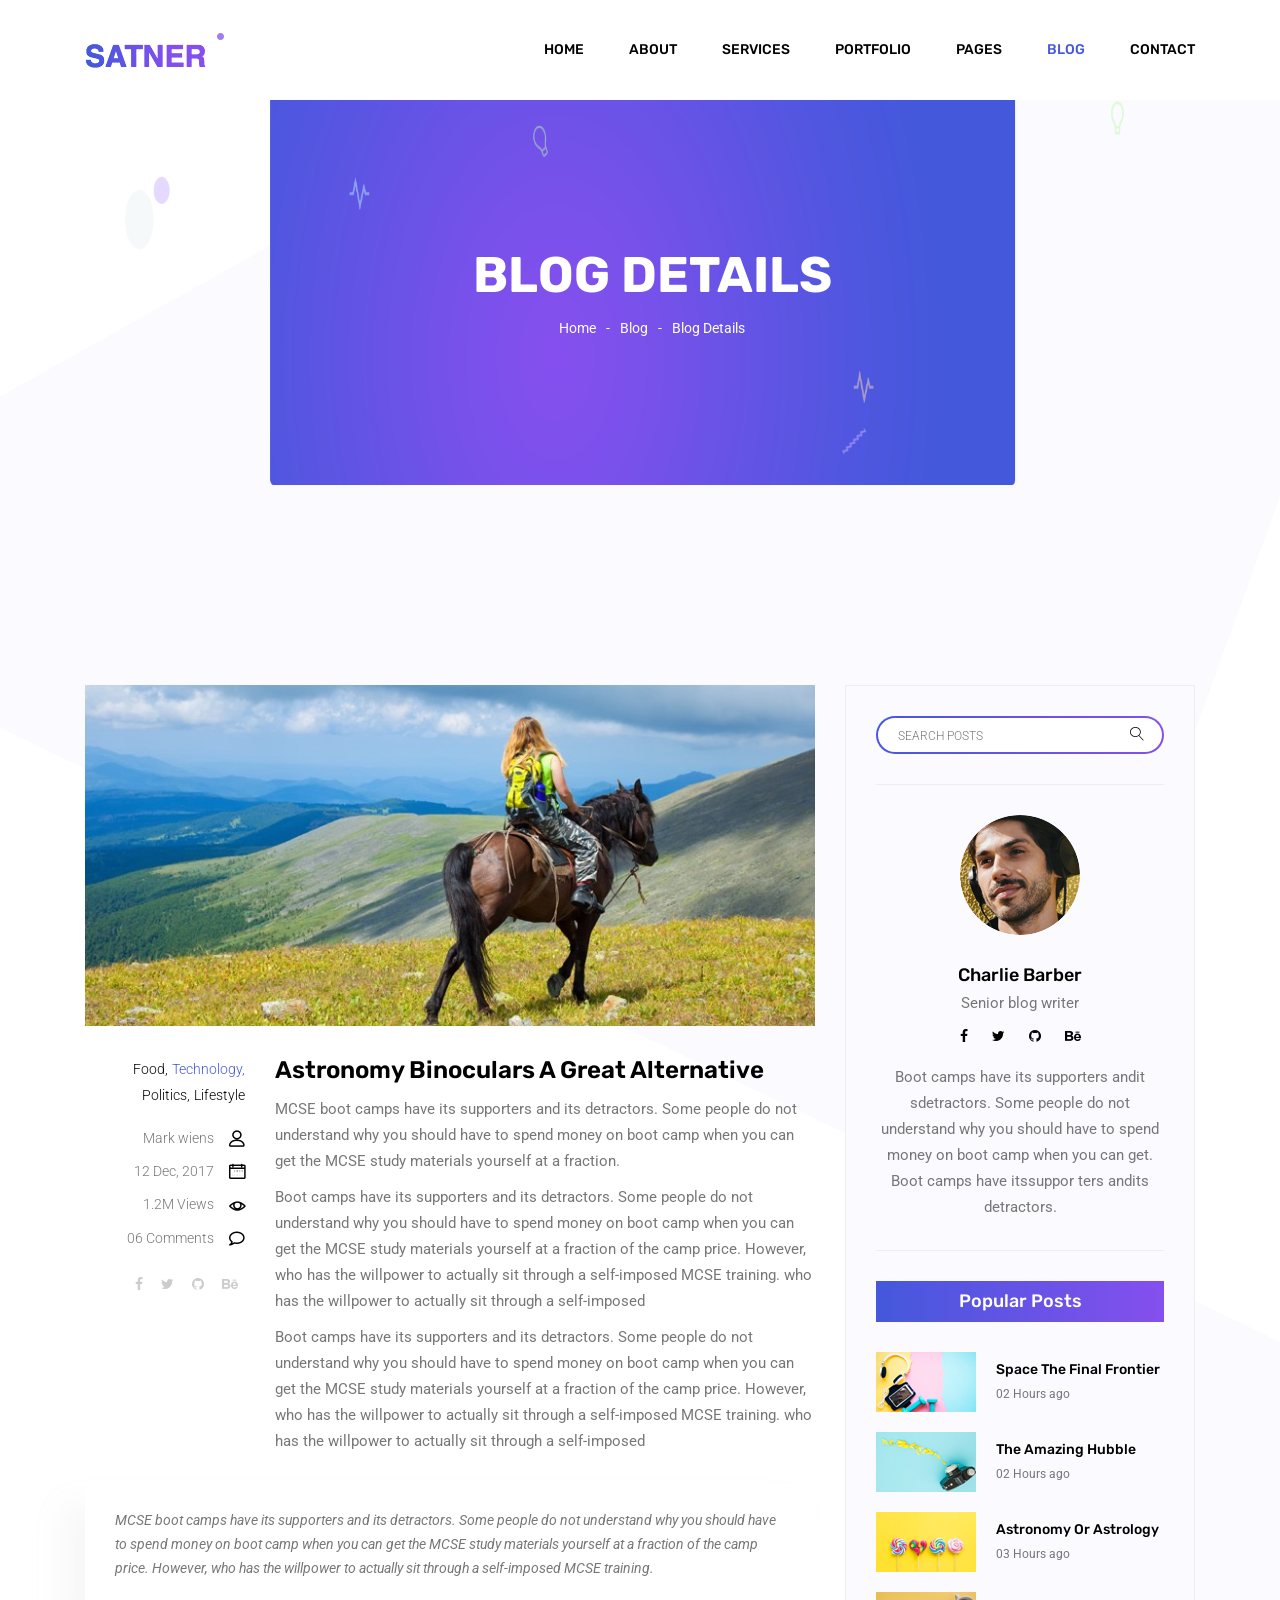
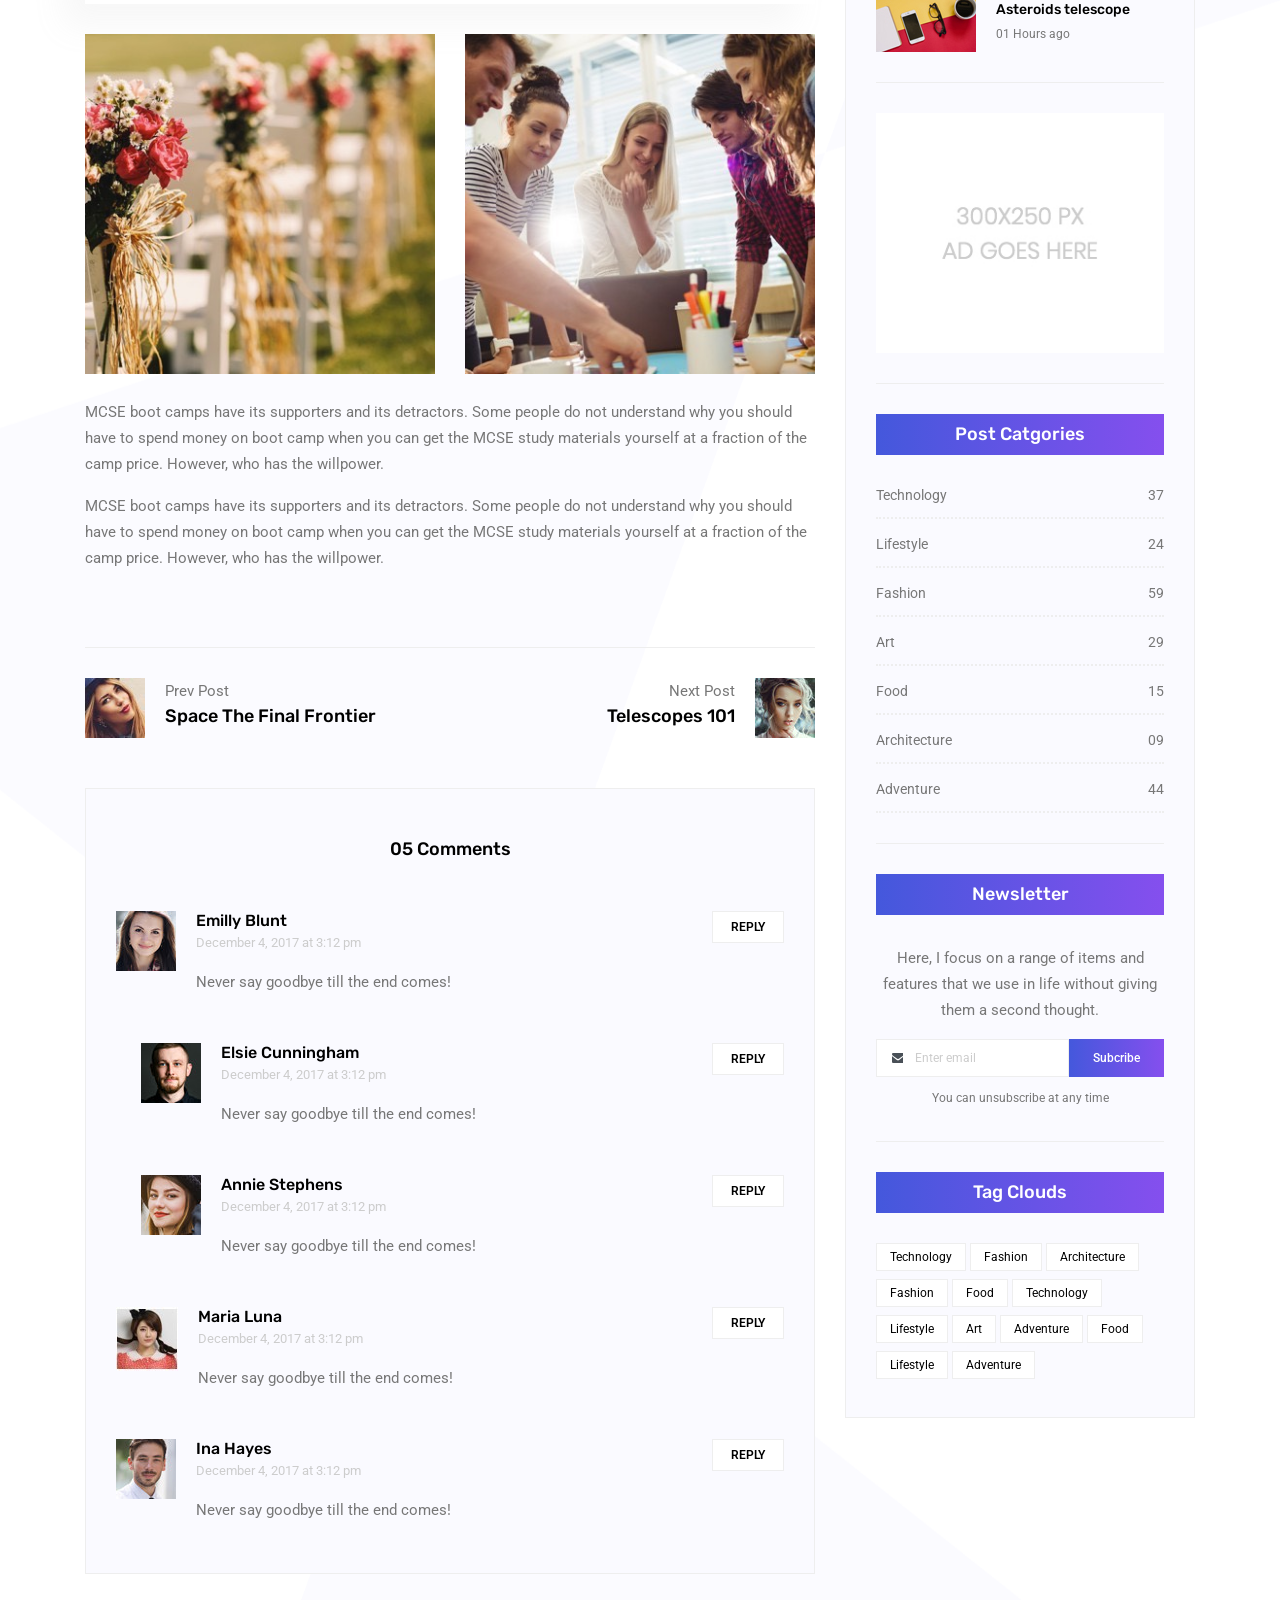
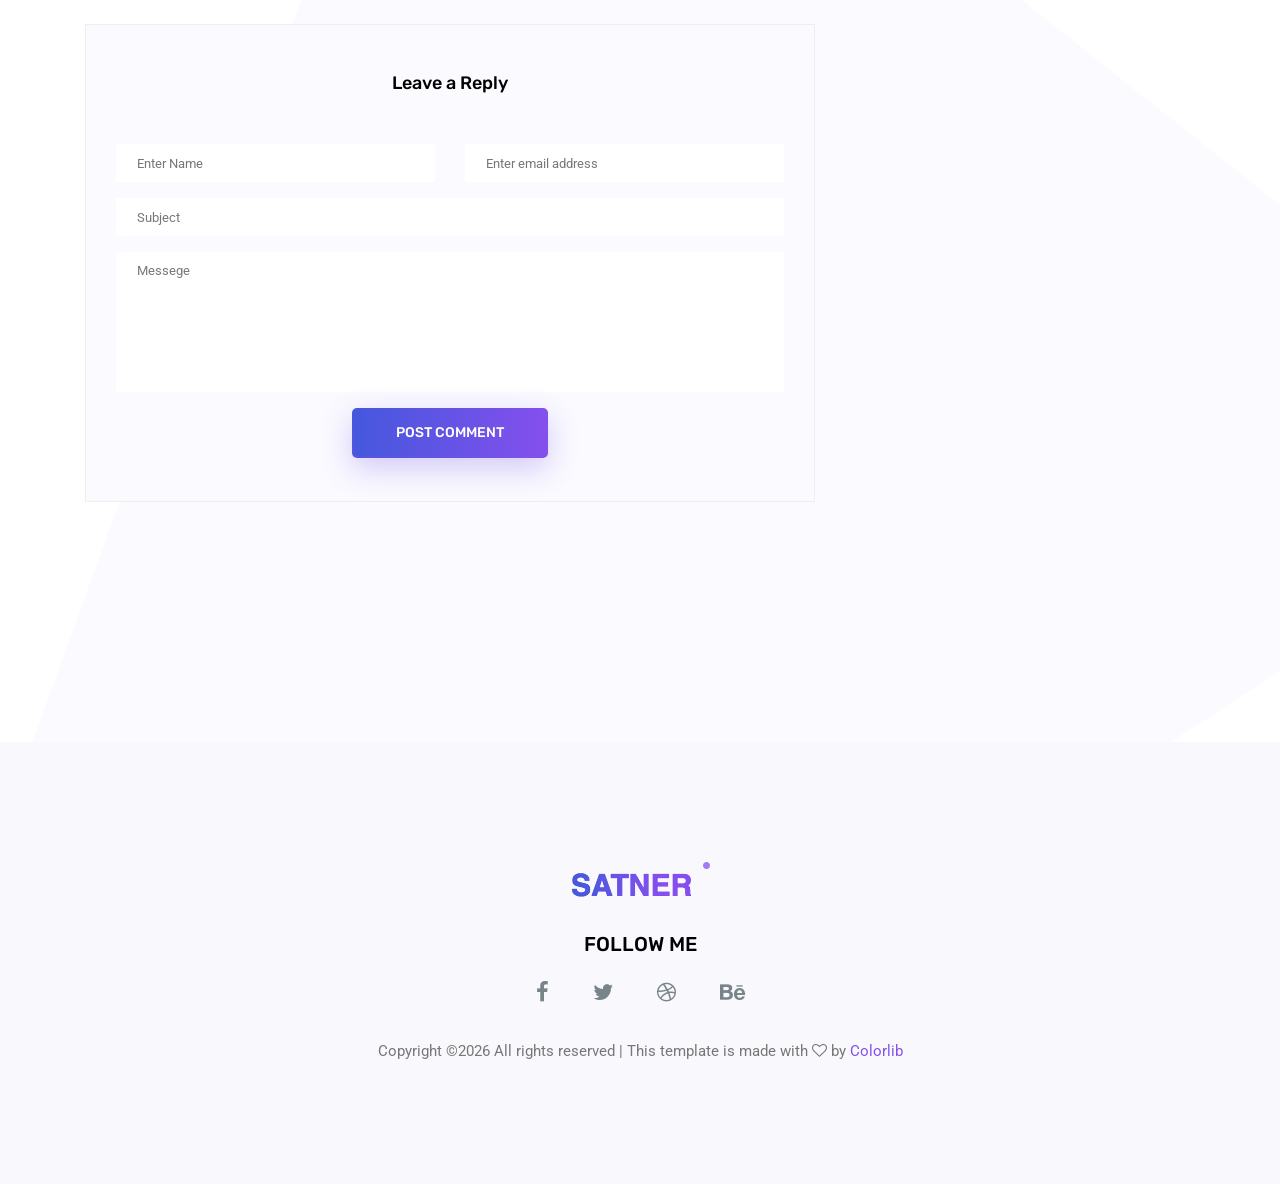
<file: single-blog.html>
<!doctype html>
<html lang="en">

<head>
	<!-- Required meta tags -->
	<meta charset="utf-8">
	<meta name="viewport" content="width=device-width, initial-scale=1, shrink-to-fit=no">
	<link rel="icon" href="img/favicon.png" type="image/png">
	<title>Blog Details</title>
	<!-- Bootstrap CSS -->
	<link rel="stylesheet" href="css/bootstrap.css">
	<link rel="stylesheet" href="vendors/linericon/style.css">
	<link rel="stylesheet" href="css/font-awesome.min.css">
	<link rel="stylesheet" href="vendors/owl-carousel/owl.carousel.min.css">
	<link rel="stylesheet" href="css/magnific-popup.css">
	<link rel="stylesheet" href="vendors/nice-select/css/nice-select.css">
	<!-- main css -->
	<link rel="stylesheet" href="css/style.css">
</head>

<body class="blog_version">

	<!--================ Start Header Area =================-->
	<header class="header_area">
		<div class="main_menu">
			<nav class="navbar navbar-expand-lg navbar-light">
				<div class="container">
					<!-- Brand and toggle get grouped for better mobile display -->
					<a class="navbar-brand logo_h" href="index.html"><img src="img/logo.png" alt=""></a>
					<button class="navbar-toggler" type="button" data-toggle="collapse" data-target="#navbarSupportedContent"
					 aria-controls="navbarSupportedContent" aria-expanded="false" aria-label="Toggle navigation">
						<span class="icon-bar"></span>
						<span class="icon-bar"></span>
						<span class="icon-bar"></span>
					</button>
					<!-- Collect the nav links, forms, and other content for toggling -->
					<div class="collapse navbar-collapse offset" id="navbarSupportedContent">
						<ul class="nav navbar-nav menu_nav justify-content-end">
							<li class="nav-item"><a class="nav-link" href="index.html">Home</a></li>
							<li class="nav-item"><a class="nav-link" href="about.html">About</a></li>
							<li class="nav-item"><a class="nav-link" href="services.html">Services</a></li>
							<li class="nav-item"><a class="nav-link" href="portfolio.html">Portfolio</a></li>
							<li class="nav-item submenu dropdown">
								<a href="#" class="nav-link dropdown-toggle" data-toggle="dropdown" role="button" aria-haspopup="true"
								 aria-expanded="false">Pages</a>
								<ul class="dropdown-menu">
                                    <li class="nav-item"><a class="nav-link" href="elements.html">Elements</a></li>
                                    <li class="nav-item"><a class="nav-link" href="portfolio-details.html">Portfolio Details</a></li>
								</ul>
							</li>
							<li class="nav-item submenu dropdown active">
								<a href="#" class="nav-link dropdown-toggle" data-toggle="dropdown" role="button" aria-haspopup="true"
								 aria-expanded="false">Blog</a>
								<ul class="dropdown-menu">
									<li class="nav-item"><a class="nav-link" href="blog.html">Blog</a></li>
									<li class="nav-item"><a class="nav-link" href="single-blog.html">Blog Details</a></li>
								</ul>
							</li>
							<li class="nav-item"><a class="nav-link" href="contact.html">Contact</a></li>
						</ul>
					</div>
				</div>
			</nav>
		</div>
	</header>
	<!--================ End Header Area =================-->

    <!--================ Start Banner Area =================-->
    <section class="banner_area">
        <div class="banner_inner d-flex align-items-center">
            <div class="container">
                <div class="banner_content text-center">
                    <h2>Blog Details</h2>
                    <div class="page_link">
                        <a href="index.html">Home</a>
                        <a href="blog.html">Blog</a>
                        <a href="single-blog.html">Blog Details</a>
                    </div>
                </div>
            </div>
        </div>
    </section>
    <!--================ End Banner Area =================-->
    
    <!--================Blog Area =================-->
    <section class="blog_area single-post-area section_gap">
        <div class="container">
            <div class="row">
                <div class="col-lg-8 posts-list">
                    <div class="single-post row">
                        <div class="col-lg-12">
                            <div class="feature-img">
                                <img class="img-fluid" src="img/blog/feature-img1.jpg" alt="">
                            </div>									
                        </div>
                        <div class="col-lg-3  col-md-3">
                            <div class="blog_info text-right">
                                <div class="post_tag">
                                    <a href="#">Food,</a>
                                    <a class="active" href="#">Technology,</a>
                                    <a href="#">Politics,</a>
                                    <a href="#">Lifestyle</a>
                                </div>
                                <ul class="blog_meta list">
                                    <li><a href="#">Mark wiens<i class="lnr lnr-user"></i></a></li>
                                    <li><a href="#">12 Dec, 2017<i class="lnr lnr-calendar-full"></i></a></li>
                                    <li><a href="#">1.2M Views<i class="lnr lnr-eye"></i></a></li>
                                    <li><a href="#">06 Comments<i class="lnr lnr-bubble"></i></a></li>
                                </ul>
                                <ul class="social-links">
                                    <li><a href="#"><i class="fa fa-facebook"></i></a></li>
                                    <li><a href="#"><i class="fa fa-twitter"></i></a></li>
                                    <li><a href="#"><i class="fa fa-github"></i></a></li>
                                    <li><a href="#"><i class="fa fa-behance"></i></a></li>
                                </ul>
                            </div>
                        </div>
                        <div class="col-lg-9 col-md-9 blog_details">
                            <h2>Astronomy Binoculars A Great Alternative</h2>
                            <p class="excert">
                                MCSE boot camps have its supporters and its detractors. Some people do not understand why you should have to spend money on boot camp when you can get the MCSE study materials yourself at a fraction.
                            </p>
                            <p>
                                Boot camps have its supporters and its detractors. Some people do not understand why you should have to spend money on boot camp when you can get the MCSE study materials yourself at a fraction of the camp price. However, who has the willpower to actually sit through a self-imposed MCSE training. who has the willpower to actually sit through a self-imposed
                            </p>
                            <p>
                                Boot camps have its supporters and its detractors. Some people do not understand why you should have to spend money on boot camp when you can get the MCSE study materials yourself at a fraction of the camp price. However, who has the willpower to actually sit through a self-imposed MCSE training. who has the willpower to actually sit through a self-imposed
                            </p>
                        </div>
                        <div class="col-lg-12">
                            <div class="quotes">
                                MCSE boot camps have its supporters and its detractors. Some people do not understand why you should have to spend money on boot camp when you can get the MCSE study materials yourself at a fraction of the camp price. However, who has the willpower to actually sit through a self-imposed MCSE training.										
                            </div>
                            <div class="row">
                                <div class="col-6">
                                    <img class="img-fluid" src="img/blog/post-img1.jpg" alt="">
                                </div>
                                <div class="col-6">
                                    <img class="img-fluid" src="img/blog/post-img2.jpg" alt="">
                                </div>	
                                <div class="col-lg-12 mt-25">
                                    <p>
                                        MCSE boot camps have its supporters and its detractors. Some people do not understand why you should have to spend money on boot camp when you can get the MCSE study materials yourself at a fraction of the camp price. However, who has the willpower.
                                    </p>
                                    <p>
                                        MCSE boot camps have its supporters and its detractors. Some people do not understand why you should have to spend money on boot camp when you can get the MCSE study materials yourself at a fraction of the camp price. However, who has the willpower.
                                    </p>											
                                </div>									
                            </div>
                        </div>
                    </div>
                    <div class="navigation-area">
                        <div class="row">
                            <div class="col-lg-6 col-md-6 col-12 nav-left flex-row d-flex justify-content-start align-items-center">
                                <div class="thumb">
                                    <a href="#"><img class="img-fluid" src="img/blog/prev.jpg" alt=""></a>
                                </div>
                                <div class="arrow">
                                    <a href="#"><span class="lnr text-white lnr-arrow-left"></span></a>
                                </div>
                                <div class="detials">
                                    <p>Prev Post</p>
                                    <a href="#"><h4>Space The Final Frontier</h4></a>
                                </div>
                            </div>
                            <div class="col-lg-6 col-md-6 col-12 nav-right flex-row d-flex justify-content-end align-items-center">
                                <div class="detials">
                                    <p>Next Post</p>
                                    <a href="#"><h4>Telescopes 101</h4></a>
                                </div>
                                <div class="arrow">
                                    <a href="#"><span class="lnr text-white lnr-arrow-right"></span></a>
                                </div>
                                <div class="thumb">
                                    <a href="#"><img class="img-fluid" src="img/blog/next.jpg" alt=""></a>
                                </div>										
                            </div>									
                        </div>
                    </div>
                    <div class="comments-area">
                        <h4>05 Comments</h4>
                        <div class="comment-list">
                            <div class="single-comment justify-content-between d-flex">
                                <div class="user justify-content-between d-flex">
                                    <div class="thumb">
                                        <img src="img/blog/c1.jpg" alt="">
                                    </div>
                                    <div class="desc">
                                        <h5><a href="#">Emilly Blunt</a></h5>
                                        <p class="date">December 4, 2017 at 3:12 pm </p>
                                        <p class="comment">
                                            Never say goodbye till the end comes!
                                        </p>
                                    </div>
                                </div>
                                <div class="reply-btn">
                                        <a href="" class="btn-reply text-uppercase">reply</a> 
                                </div>
                            </div>
                        </div>	
                        <div class="comment-list left-padding">
                            <div class="single-comment justify-content-between d-flex">
                                <div class="user justify-content-between d-flex">
                                    <div class="thumb">
                                        <img src="img/blog/c2.jpg" alt="">
                                    </div>
                                    <div class="desc">
                                        <h5><a href="#">Elsie Cunningham</a></h5>
                                        <p class="date">December 4, 2017 at 3:12 pm </p>
                                        <p class="comment">
                                            Never say goodbye till the end comes!
                                        </p>
                                    </div>
                                </div>
                                <div class="reply-btn">
                                        <a href="" class="btn-reply text-uppercase">reply</a> 
                                </div>
                            </div>
                        </div>	
                        <div class="comment-list left-padding">
                            <div class="single-comment justify-content-between d-flex">
                                <div class="user justify-content-between d-flex">
                                    <div class="thumb">
                                        <img src="img/blog/c3.jpg" alt="">
                                    </div>
                                    <div class="desc">
                                        <h5><a href="#">Annie Stephens</a></h5>
                                        <p class="date">December 4, 2017 at 3:12 pm </p>
                                        <p class="comment">
                                            Never say goodbye till the end comes!
                                        </p>
                                    </div>
                                </div>
                                <div class="reply-btn">
                                        <a href="" class="btn-reply text-uppercase">reply</a> 
                                </div>
                            </div>
                        </div>	
                        <div class="comment-list">
                            <div class="single-comment justify-content-between d-flex">
                                <div class="user justify-content-between d-flex">
                                    <div class="thumb">
                                        <img src="img/blog/c4.jpg" alt="">
                                    </div>
                                    <div class="desc">
                                        <h5><a href="#">Maria Luna</a></h5>
                                        <p class="date">December 4, 2017 at 3:12 pm </p>
                                        <p class="comment">
                                            Never say goodbye till the end comes!
                                        </p>
                                    </div>
                                </div>
                                <div class="reply-btn">
                                        <a href="" class="btn-reply text-uppercase">reply</a> 
                                </div>
                            </div>
                        </div>	
                        <div class="comment-list">
                            <div class="single-comment justify-content-between d-flex">
                                <div class="user justify-content-between d-flex">
                                    <div class="thumb">
                                        <img src="img/blog/c5.jpg" alt="">
                                    </div>
                                    <div class="desc">
                                        <h5><a href="#">Ina Hayes</a></h5>
                                        <p class="date">December 4, 2017 at 3:12 pm </p>
                                        <p class="comment">
                                            Never say goodbye till the end comes!
                                        </p>
                                    </div>
                                </div>
                                <div class="reply-btn">
                                        <a href="" class="btn-reply text-uppercase">reply</a> 
                                </div>
                            </div>
                        </div>	                                             				
                    </div>
                    <div class="comment-form">
                        <h4>Leave a Reply</h4>
                        <form>
                            <div class="form-group form-inline">
                                <div class="form-group col-lg-6 col-md-6 name">
                                <input type="text" class="form-control" id="name" placeholder="Enter Name" onfocus="this.placeholder = ''" onblur="this.placeholder = 'Enter Name'">
                                </div>
                                <div class="form-group col-lg-6 col-md-6 email">
                                <input type="email" class="form-control" id="email" placeholder="Enter email address" onfocus="this.placeholder = ''" onblur="this.placeholder = 'Enter email address'">
                                </div>										
                            </div>
                            <div class="form-group">
                                <input type="text" class="form-control" id="subject" placeholder="Subject" onfocus="this.placeholder = ''" onblur="this.placeholder = 'Subject'">
                            </div>
                            <div class="form-group">
                                <textarea class="form-control mb-10" rows="5" name="message" placeholder="Messege" onfocus="this.placeholder = ''" onblur="this.placeholder = 'Messege'" required=""></textarea>
                            </div>
                            <a href="#" class="primary-btn primary_btn"><span>Post Comment</span></a>	
                        </form>
                    </div>
                </div>
                <div class="col-lg-4">
                    <div class="blog_right_sidebar">
                        <aside class="single_sidebar_widget search_widget">
                            <div class="input-group">
                                <input type="text" class="form-control" placeholder="Search Posts">
                                <span class="input-group-btn">
                                    <button class="btn btn-default" type="button"><i class="lnr lnr-magnifier"></i></button>
                                </span>
                            </div><!-- /input-group -->
                            <div class="br"></div>
                        </aside>
                        <aside class="single_sidebar_widget author_widget">
                            <img class="author_img rounded-circle" src="img/blog/author.png" alt="">
                            <h4>Charlie Barber</h4>
                            <p>Senior blog writer</p>
                            <div class="social_icon">
                                <a href="#"><i class="fa fa-facebook"></i></a>
                                <a href="#"><i class="fa fa-twitter"></i></a>
                                <a href="#"><i class="fa fa-github"></i></a>
                                <a href="#"><i class="fa fa-behance"></i></a>
                            </div>
                            <p>Boot camps have its supporters andit sdetractors. Some people do not understand why you should have to spend money on boot camp when you can get. Boot camps have itssuppor ters andits detractors.</p>
                            <div class="br"></div>
                        </aside>
                        <aside class="single_sidebar_widget popular_post_widget">
                            <h3 class="widget_title">Popular Posts</h3>
                            <div class="media post_item">
                                <img src="img/blog/popular-post/post1.jpg" alt="post">
                                <div class="media-body">
                                    <a href="blog-details.html"><h3>Space The Final Frontier</h3></a>
                                    <p>02 Hours ago</p>
                                </div>
                            </div>
                            <div class="media post_item">
                                <img src="img/blog/popular-post/post2.jpg" alt="post">
                                <div class="media-body">
                                    <a href="blog-details.html"><h3>The Amazing Hubble</h3></a>
                                    <p>02 Hours ago</p>
                                </div>
                            </div>
                            <div class="media post_item">
                                <img src="img/blog/popular-post/post3.jpg" alt="post">
                                <div class="media-body">
                                    <a href="blog-details.html"><h3>Astronomy Or Astrology</h3></a>
                                    <p>03 Hours ago</p>
                                </div>
                            </div>
                            <div class="media post_item">
                                <img src="img/blog/popular-post/post4.jpg" alt="post">
                                <div class="media-body">
                                    <a href="blog-details.html"><h3>Asteroids telescope</h3></a>
                                    <p>01 Hours ago</p>
                                </div>
                            </div>
                            <div class="br"></div>
                        </aside>
                        <aside class="single_sidebar_widget ads_widget">
                            <a href="#"><img class="img-fluid" src="img/blog/add.jpg" alt=""></a>
                            <div class="br"></div>
                        </aside>
                        <aside class="single_sidebar_widget post_category_widget">
                            <h4 class="widget_title">Post Catgories</h4>
                            <ul class="list cat-list">
                                <li>
                                    <a href="#" class="d-flex justify-content-between">
                                        <p>Technology</p>
                                        <p>37</p>
                                    </a>
                                </li>
                                <li>
                                    <a href="#" class="d-flex justify-content-between">
                                        <p>Lifestyle</p>
                                        <p>24</p>
                                    </a>
                                </li>
                                <li>
                                    <a href="#" class="d-flex justify-content-between">
                                        <p>Fashion</p>
                                        <p>59</p>
                                    </a>
                                </li>
                                <li>
                                    <a href="#" class="d-flex justify-content-between">
                                        <p>Art</p>
                                        <p>29</p>
                                    </a>
                                </li>
                                <li>
                                    <a href="#" class="d-flex justify-content-between">
                                        <p>Food</p>
                                        <p>15</p>
                                    </a>
                                </li>
                                <li>
                                    <a href="#" class="d-flex justify-content-between">
                                        <p>Architecture</p>
                                        <p>09</p>
                                    </a>
                                </li>
                                <li>
                                    <a href="#" class="d-flex justify-content-between">
                                        <p>Adventure</p>
                                        <p>44</p>
                                    </a>
                                </li>															
                            </ul>
                            <div class="br"></div>
                        </aside>
                        <aside class="single-sidebar-widget newsletter_widget">
                            <h4 class="widget_title">Newsletter</h4>
                            <p>
                            Here, I focus on a range of items and features that we use in life without
                            giving them a second thought.
                            </p>
                            <div class="form-group d-flex flex-row">
                                <div class="input-group">
                                    <div class="input-group-prepend">
                                        <div class="input-group-text"><i class="fa fa-envelope" aria-hidden="true"></i></div>
                                    </div>
                                    <input type="text" class="form-control" id="inlineFormInputGroup" placeholder="Enter email" onfocus="this.placeholder = ''" onblur="this.placeholder = 'Enter email'">
                                </div>
                                <a href="#" class="bbtns">Subcribe</a>
                            </div>	
                            <p class="text-bottom">You can unsubscribe at any time</p>	
                            <div class="br"></div>							
                        </aside>
                        <aside class="single-sidebar-widget tag_cloud_widget">
                            <h4 class="widget_title">Tag Clouds</h4>
                            <ul class="list">
                                <li><a href="#">Technology</a></li>
                                <li><a href="#">Fashion</a></li>
                                <li><a href="#">Architecture</a></li>
                                <li><a href="#">Fashion</a></li>
                                <li><a href="#">Food</a></li>
                                <li><a href="#">Technology</a></li>
                                <li><a href="#">Lifestyle</a></li>
                                <li><a href="#">Art</a></li>
                                <li><a href="#">Adventure</a></li>
                                <li><a href="#">Food</a></li>
                                <li><a href="#">Lifestyle</a></li>
                                <li><a href="#">Adventure</a></li>
                            </ul>
                        </aside>
                    </div>
                </div>
            </div>
        </div>
    </section>
    <!--================Blog Area =================-->
        
    <!--================Footer Area =================-->
	<footer class="footer_area">
        <div class="container">
            <div class="row justify-content-center">
                <div class="col-lg-12">
                    <div class="footer_top flex-column">
                        <div class="footer_logo">
                            <a href="#">
                                <img src="img/logo.png" alt="">
                            </a>
                            <h4>Follow Me</h4>
                        </div>
                        <div class="footer_social">
                            <a href="#"><i class="fa fa-facebook"></i></a>
                            <a href="#"><i class="fa fa-twitter"></i></a>
                            <a href="#"><i class="fa fa-dribbble"></i></a>
                            <a href="#"><i class="fa fa-behance"></i></a>
                        </div>
                    </div>
                </div>
            </div>
            <div class="row footer_bottom justify-content-center">
                <p class="col-lg-8 col-sm-12 footer-text">
                    <!-- Link back to Colorlib can't be removed. Template is licensed under CC BY 3.0. -->
Copyright &copy;<script>document.write(new Date().getFullYear());</script> All rights reserved | This template is made with <i class="fa fa-heart-o" aria-hidden="true"></i> by <a href="https://colorlib.com" target="_blank">Colorlib</a>
<!-- Link back to Colorlib can't be removed. Template is licensed under CC BY 3.0. --></p>
            </div>
        </div>
    </footer>
    <!--================End Footer Area =================-->
       
        <!-- Optional JavaScript -->
        <!-- jQuery first, then Popper.js, then Bootstrap JS -->
        <script src="js/jquery-3.2.1.min.js"></script>
        <script src="js/popper.js"></script>
        <script src="js/bootstrap.min.js"></script>
        <script src="js/stellar.js"></script>
        <script src="vendors/lightbox/simpleLightbox.min.js"></script>
        <script src="vendors/nice-select/js/jquery.nice-select.min.js"></script>
        <script src="vendors/isotope/imagesloaded.pkgd.min.js"></script>
        <script src="vendors/isotope/isotope-min.js"></script>
        <script src="vendors/owl-carousel/owl.carousel.min.js"></script>
        <script src="js/jquery.ajaxchimp.min.js"></script>
        <script src="js/mail-script.js"></script>
        <script src="js/theme.js"></script>
    </body>
    </html>
</file>
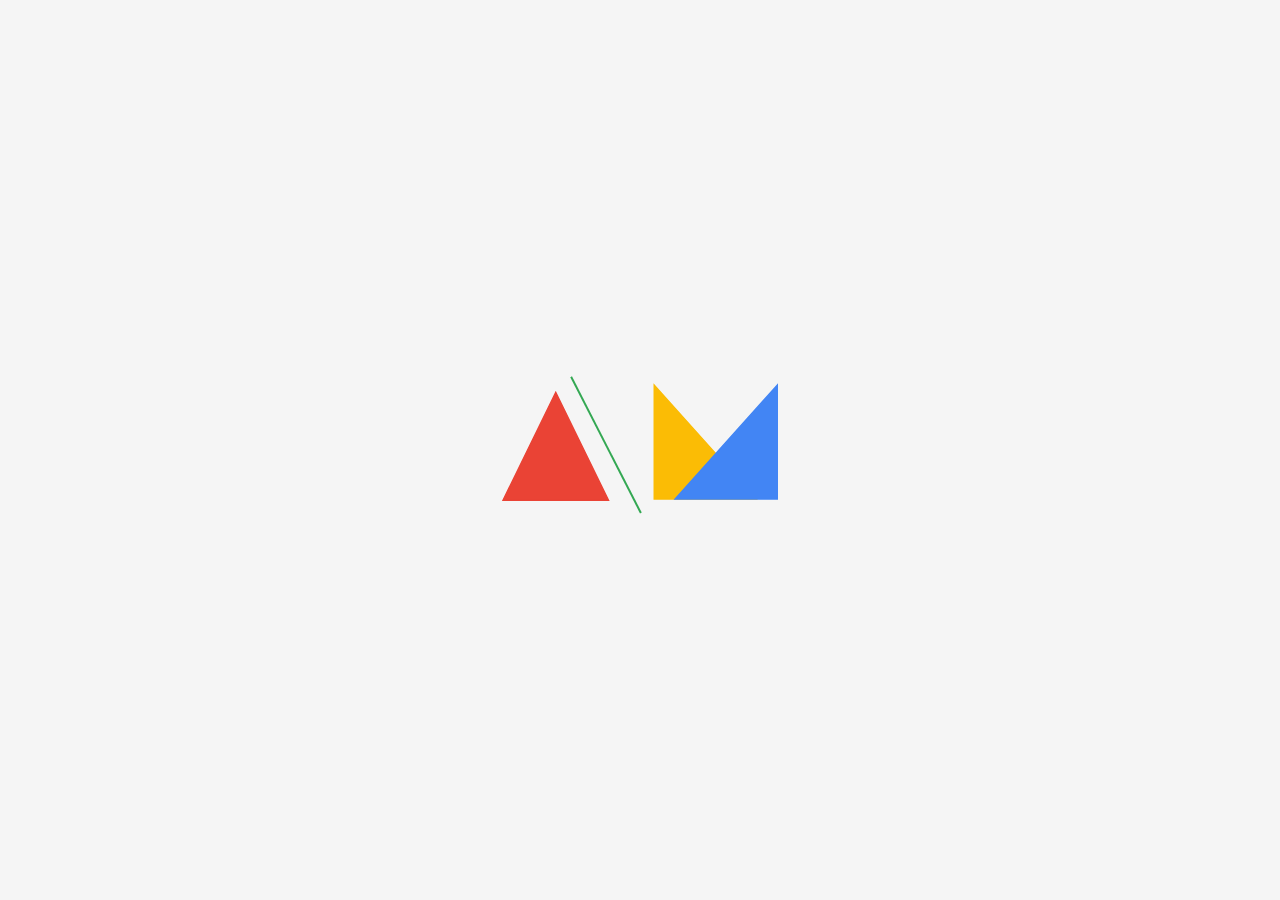
<file: assets/html/loader.html>
<!DOCTYPE html>
<html lang="en">
<head>
    <meta charset="UTF-8">
    <meta http-equiv="X-UA-Compatible" content="IE=edge">
    <meta name="viewport" content="width=device-width, initial-scale=1.0">
    <link rel="shortcut icon" href="/assets/images/favicon.ico" type="image/x-icon">
    <link rel="stylesheet" href="/assets/css/loader.css">
    <script src="https://ajax.googleapis.com/ajax/libs/jquery/3.5.1/jquery.min.js"></script>
    <title>Document</title>
</head>
<body>
    <div class="loader-wrapper">
        <div class="loader"><svg width="648" height="391" viewBox="0 0 648 391" fill="none" xmlns="http://www.w3.org/2000/svg">
            <path d="M50.083 297L155.5 81.4147L260.917 297H50.083Z" fill="#EA4335" stroke="#EA4335" stroke-width="3" class="svg-elem-1"></path>
            <line y1="-2" x2="306.042" y2="-2" transform="matrix(0.455852 0.890056 -0.883987 0.467511 184.461 51)" stroke="#34A853" stroke-width="4" class="svg-elem-2"></line>
            <path d="M352.5 294.5V66.9187L556.639 294.5H352.5Z" fill="#FBBC05" stroke="#FBBC05" stroke-width="3" class="svg-elem-3"></path>
            <path d="M598.5 294.5V66.9187L394.361 294.5H598.5Z" fill="#4285F4" stroke="#4285F4" stroke-width="3" class="svg-elem-4"></path>
              </svg></div>
      </div>
</body>
</html>
</file>
<file: vendors/linericon/style.css>
@font-face {
	font-family: 'Linearicons-Free';
	src:url('fonts/Linearicons-Free.eot?w118d');
	src:url('fonts/Linearicons-Free.eot?#iefixw118d') format('embedded-opentype'),
		url('fonts/Linearicons-Free.woff2?w118d') format('woff2'),
		url('fonts/Linearicons-Free.woff?w118d') format('woff'),
		url('fonts/Linearicons-Free.ttf?w118d') format('truetype'),
		url('fonts/Linearicons-Free.svg?w118d#Linearicons-Free') format('svg');
	font-weight: normal;
	font-style: normal;
}

.lnr {
	font-family: 'Linearicons-Free';
	speak: none;
	font-style: normal;
	font-weight: normal;
	font-variant: normal;
	text-transform: none;
	line-height: 1;

	/* Better Font Rendering =========== */
	-webkit-font-smoothing: antialiased;
	-moz-osx-font-smoothing: grayscale;
}

.lnr-home:before {
	content: "\e800";
}
.lnr-apartment:before {
	content: "\e801";
}
.lnr-pencil:before {
	content: "\e802";
}
.lnr-magic-wand:before {
	content: "\e803";
}
.lnr-drop:before {
	content: "\e804";
}
.lnr-lighter:before {
	content: "\e805";
}
.lnr-poop:before {
	content: "\e806";
}
.lnr-sun:before {
	content: "\e807";
}
.lnr-moon:before {
	content: "\e808";
}
.lnr-cloud:before {
	content: "\e809";
}
.lnr-cloud-upload:before {
	content: "\e80a";
}
.lnr-cloud-download:before {
	content: "\e80b";
}
.lnr-cloud-sync:before {
	content: "\e80c";
}
.lnr-cloud-check:before {
	content: "\e80d";
}
.lnr-database:before {
	content: "\e80e";
}
.lnr-lock:before {
	content: "\e80f";
}
.lnr-cog:before {
	content: "\e810";
}
.lnr-trash:before {
	content: "\e811";
}
.lnr-dice:before {
	content: "\e812";
}
.lnr-heart:before {
	content: "\e813";
}
.lnr-star:before {
	content: "\e814";
}
.lnr-star-half:before {
	content: "\e815";
}
.lnr-star-empty:before {
	content: "\e816";
}
.lnr-flag:before {
	content: "\e817";
}
.lnr-envelope:before {
	content: "\e818";
}
.lnr-paperclip:before {
	content: "\e819";
}
.lnr-inbox:before {
	content: "\e81a";
}
.lnr-eye:before {
	content: "\e81b";
}
.lnr-printer:before {
	content: "\e81c";
}
.lnr-file-empty:before {
	content: "\e81d";
}
.lnr-file-add:before {
	content: "\e81e";
}
.lnr-enter:before {
	content: "\e81f";
}
.lnr-exit:before {
	content: "\e820";
}
.lnr-graduation-hat:before {
	content: "\e821";
}
.lnr-license:before {
	content: "\e822";
}
.lnr-music-note:before {
	content: "\e823";
}
.lnr-film-play:before {
	content: "\e824";
}
.lnr-camera-video:before {
	content: "\e825";
}
.lnr-camera:before {
	content: "\e826";
}
.lnr-picture:before {
	content: "\e827";
}
.lnr-book:before {
	content: "\e828";
}
.lnr-bookmark:before {
	content: "\e829";
}
.lnr-user:before {
	content: "\e82a";
}
.lnr-users:before {
	content: "\e82b";
}
.lnr-shirt:before {
	content: "\e82c";
}
.lnr-store:before {
	content: "\e82d";
}
.lnr-cart:before {
	content: "\e82e";
}
.lnr-tag:before {
	content: "\e82f";
}
.lnr-phone-handset:before {
	content: "\e830";
}
.lnr-phone:before {
	content: "\e831";
}
.lnr-pushpin:before {
	content: "\e832";
}
.lnr-map-marker:before {
	content: "\e833";
}
.lnr-map:before {
	content: "\e834";
}
.lnr-location:before {
	content: "\e835";
}
.lnr-calendar-full:before {
	content: "\e836";
}
.lnr-keyboard:before {
	content: "\e837";
}
.lnr-spell-check:before {
	content: "\e838";
}
.lnr-screen:before {
	content: "\e839";
}
.lnr-smartphone:before {
	content: "\e83a";
}
.lnr-tablet:before {
	content: "\e83b";
}
.lnr-laptop:before {
	content: "\e83c";
}
.lnr-laptop-phone:before {
	content: "\e83d";
}
.lnr-power-switch:before {
	content: "\e83e";
}
.lnr-bubble:before {
	content: "\e83f";
}
.lnr-heart-pulse:before {
	content: "\e840";
}
.lnr-construction:before {
	content: "\e841";
}
.lnr-pie-chart:before {
	content: "\e842";
}
.lnr-chart-bars:before {
	content: "\e843";
}
.lnr-gift:before {
	content: "\e844";
}
.lnr-diamond:before {
	content: "\e845";
}
.lnr-linearicons:before {
	content: "\e846";
}
.lnr-dinner:before {
	content: "\e847";
}
.lnr-coffee-cup:before {
	content: "\e848";
}
.lnr-leaf:before {
	content: "\e849";
}
.lnr-paw:before {
	content: "\e84a";
}
.lnr-rocket:before {
	content: "\e84b";
}
.lnr-briefcase:before {
	content: "\e84c";
}
.lnr-bus:before {
	content: "\e84d";
}
.lnr-car:before {
	content: "\e84e";
}
.lnr-train:before {
	content: "\e84f";
}
.lnr-bicycle:before {
	content: "\e850";
}
.lnr-wheelchair:before {
	content: "\e851";
}
.lnr-select:before {
	content: "\e852";
}
.lnr-earth:before {
	content: "\e853";
}
.lnr-smile:before {
	content: "\e854";
}
.lnr-sad:before {
	content: "\e855";
}
.lnr-neutral:before {
	content: "\e856";
}
.lnr-mustache:before {
	content: "\e857";
}
.lnr-alarm:before {
	content: "\e858";
}
.lnr-bullhorn:before {
	content: "\e859";
}
.lnr-volume-high:before {
	content: "\e85a";
}
.lnr-volume-medium:before {
	content: "\e85b";
}
.lnr-volume-low:before {
	content: "\e85c";
}
.lnr-volume:before {
	content: "\e85d";
}
.lnr-mic:before {
	content: "\e85e";
}
.lnr-hourglass:before {
	content: "\e85f";
}
.lnr-undo:before {
	content: "\e860";
}
.lnr-redo:before {
	content: "\e861";
}
.lnr-sync:before {
	content: "\e862";
}
.lnr-history:before {
	content: "\e863";
}
.lnr-clock:before {
	content: "\e864";
}
.lnr-download:before {
	content: "\e865";
}
.lnr-upload:before {
	content: "\e866";
}
.lnr-enter-down:before {
	content: "\e867";
}
.lnr-exit-up:before {
	content: "\e868";
}
.lnr-bug:before {
	content: "\e869";
}
.lnr-code:before {
	content: "\e86a";
}
.lnr-link:before {
	content: "\e86b";
}
.lnr-unlink:before {
	content: "\e86c";
}
.lnr-thumbs-up:before {
	content: "\e86d";
}
.lnr-thumbs-down:before {
	content: "\e86e";
}
.lnr-magnifier:before {
	content: "\e86f";
}
.lnr-cross:before {
	content: "\e870";
}
.lnr-menu:before {
	content: "\e871";
}
.lnr-list:before {
	content: "\e872";
}
.lnr-chevron-up:before {
	content: "\e873";
}
.lnr-chevron-down:before {
	content: "\e874";
}
.lnr-chevron-left:before {
	content: "\e875";
}
.lnr-chevron-right:before {
	content: "\e876";
}
.lnr-arrow-up:before {
	content: "\e877";
}
.lnr-arrow-down:before {
	content: "\e878";
}
.lnr-arrow-left:before {
	content: "\e879";
}
.lnr-arrow-right:before {
	content: "\e87a";
}
.lnr-move:before {
	content: "\e87b";
}
.lnr-warning:before {
	content: "\e87c";
}
.lnr-question-circle:before {
	content: "\e87d";
}
.lnr-menu-circle:before {
	content: "\e87e";
}
.lnr-checkmark-circle:before {
	content: "\e87f";
}
.lnr-cross-circle:before {
	content: "\e880";
}
.lnr-plus-circle:before {
	content: "\e881";
}
.lnr-circle-minus:before {
	content: "\e882";
}
.lnr-arrow-up-circle:before {
	content: "\e883";
}
.lnr-arrow-down-circle:before {
	content: "\e884";
}
.lnr-arrow-left-circle:before {
	content: "\e885";
}
.lnr-arrow-right-circle:before {
	content: "\e886";
}
.lnr-chevron-up-circle:before {
	content: "\e887";
}
.lnr-chevron-down-circle:before {
	content: "\e888";
}
.lnr-chevron-left-circle:before {
	content: "\e889";
}
.lnr-chevron-right-circle:before {
	content: "\e88a";
}
.lnr-crop:before {
	content: "\e88b";
}
.lnr-frame-expand:before {
	content: "\e88c";
}
.lnr-frame-contract:before {
	content: "\e88d";
}
.lnr-layers:before {
	content: "\e88e";
}
.lnr-funnel:before {
	content: "\e88f";
}
.lnr-text-format:before {
	content: "\e890";
}
.lnr-text-format-remove:before {
	content: "\e891";
}
.lnr-text-size:before {
	content: "\e892";
}
.lnr-bold:before {
	content: "\e893";
}
.lnr-italic:before {
	content: "\e894";
}
.lnr-underline:before {
	content: "\e895";
}
.lnr-strikethrough:before {
	content: "\e896";
}
.lnr-highlight:before {
	content: "\e897";
}
.lnr-text-align-left:before {
	content: "\e898";
}
.lnr-text-align-center:before {
	content: "\e899";
}
.lnr-text-align-right:before {
	content: "\e89a";
}
.lnr-text-align-justify:before {
	content: "\e89b";
}
.lnr-line-spacing:before {
	content: "\e89c";
}
.lnr-indent-increase:before {
	content: "\e89d";
}
.lnr-indent-decrease:before {
	content: "\e89e";
}
.lnr-pilcrow:before {
	content: "\e89f";
}
.lnr-direction-ltr:before {
	content: "\e8a0";
}
.lnr-direction-rtl:before {
	content: "\e8a1";
}
.lnr-page-break:before {
	content: "\e8a2";
}
.lnr-sort-alpha-asc:before {
	content: "\e8a3";
}
.lnr-sort-amount-asc:before {
	content: "\e8a4";
}
.lnr-hand:before {
	content: "\e8a5";
}
.lnr-pointer-up:before {
	content: "\e8a6";
}
.lnr-pointer-right:before {
	content: "\e8a7";
}
.lnr-pointer-down:before {
	content: "\e8a8";
}
.lnr-pointer-left:before {
	content: "\e8a9";
}
</file>
<file: vendors/nice-select/css/nice-select.css>
.nice-select {
  -webkit-tap-highlight-color: transparent;
  background-color: #fff;
  border-radius: 5px;
  border: solid 1px #e8e8e8;
  box-sizing: border-box;
  clear: both;
  cursor: pointer;
  display: block;
  float: left;
  font-family: inherit;
  font-size: 14px;
  font-weight: normal;
  height: 42px;
  line-height: 40px;
  outline: none;
  padding-left: 18px;
  padding-right: 30px;
  position: relative;
  text-align: left !important;
  -webkit-transition: all 0.2s ease-in-out;
  transition: all 0.2s ease-in-out;
  -webkit-user-select: none;
     -moz-user-select: none;
      -ms-user-select: none;
          user-select: none;
  white-space: nowrap;
  width: auto; }
  .nice-select:hover {
    border-color: #dbdbdb; }
  .nice-select:active, .nice-select.open, .nice-select:focus {
    border-color: #999; }
  .nice-select:after {
    border-bottom: 2px solid #999;
    border-right: 2px solid #999;
    content: '';
    display: block;
    height: 5px;
    margin-top: -4px;
    pointer-events: none;
    position: absolute;
    right: 12px;
    top: 50%;
    -webkit-transform-origin: 66% 66%;
        -ms-transform-origin: 66% 66%;
            transform-origin: 66% 66%;
    -webkit-transform: rotate(45deg);
        -ms-transform: rotate(45deg);
            transform: rotate(45deg);
    -webkit-transition: all 0.15s ease-in-out;
    transition: all 0.15s ease-in-out;
    width: 5px; }
  .nice-select.open:after {
    -webkit-transform: rotate(-135deg);
        -ms-transform: rotate(-135deg);
            transform: rotate(-135deg); }
  .nice-select.open .list {
    opacity: 1;
    pointer-events: auto;
    -webkit-transform: scale(1) translateY(0);
        -ms-transform: scale(1) translateY(0);
            transform: scale(1) translateY(0); }
  .nice-select.disabled {
    border-color: #ededed;
    color: #999;
    pointer-events: none; }
    .nice-select.disabled:after {
      border-color: #cccccc; }
  .nice-select.wide {
    width: 100%; }
    .nice-select.wide .list {
      left: 0 !important;
      right: 0 !important; }
  .nice-select.right {
    float: right; }
    .nice-select.right .list {
      left: auto;
      right: 0; }
  .nice-select.small {
    font-size: 12px;
    height: 36px;
    line-height: 34px; }
    .nice-select.small:after {
      height: 4px;
      width: 4px; }
    .nice-select.small .option {
      line-height: 34px;
      min-height: 34px; }
  .nice-select .list {
    background-color: #fff;
    border-radius: 5px;
    box-shadow: 0 0 0 1px rgba(68, 68, 68, 0.11);
    box-sizing: border-box;
    margin-top: 4px;
    opacity: 0;
    overflow: hidden;
    padding: 0;
    pointer-events: none;
    position: absolute;
    top: 100%;
    left: 0;
    -webkit-transform-origin: 50% 0;
        -ms-transform-origin: 50% 0;
            transform-origin: 50% 0;
    -webkit-transform: scale(0.75) translateY(-21px);
        -ms-transform: scale(0.75) translateY(-21px);
            transform: scale(0.75) translateY(-21px);
    -webkit-transition: all 0.2s cubic-bezier(0.5, 0, 0, 1.25), opacity 0.15s ease-out;
    transition: all 0.2s cubic-bezier(0.5, 0, 0, 1.25), opacity 0.15s ease-out;
    z-index: 9; }
    .nice-select .list:hover .option:not(:hover) {
      background-color: transparent !important; }
  .nice-select .option {
    cursor: pointer;
    font-weight: 400;
    line-height: 40px;
    list-style: none;
    min-height: 40px;
    outline: none;
    padding-left: 18px;
    padding-right: 29px;
    text-align: left;
    -webkit-transition: all 0.2s;
    transition: all 0.2s; }
    .nice-select .option:hover, .nice-select .option.focus, .nice-select .option.selected.focus {
      background-color: #f6f6f6; }
    .nice-select .option.selected {
      font-weight: bold; }
    .nice-select .option.disabled {
      background-color: transparent;
      color: #999;
      cursor: default; }

.no-csspointerevents .nice-select .list {
  display: none; }

.no-csspointerevents .nice-select.open .list {
  display: block; }
</file>
<file: css/style.css>
/*----------------------------------------------------
@File: Default Styles
@Author: SPONDON IT

This file contains the styling for the actual theme, this
is the file you need to edit to change the look of the
theme.
---------------------------------------------------- */
/*=====================================================================
@Template Name: HostHub Construction 
@Developed By: Naim Lasker
Author E-mail: naimlasker@gmail.com

=====================================================================*/
/*----------------------------------------------------*/
/*font Variables*/
/*Color Variables*/
/*=================== fonts ====================*/
@import url("https://fonts.googleapis.com/css?family=Roboto:400,500|Rubik:500,700");
/*---------------------------------------------------- */
/*----------------------------------------------------*/
/* Medium Layout: 1280px */
/* Tablet Layout: 768px */
/* Mobile Layout: 320px */
/* Wide Mobile Layout: 480px */
/*---------------------------------------------------- */
/*----------------------------------------------------*/
body {
  line-height: 26px;
  font-size: 15px;
  font-family: "Roboto", sans-serif;
  font-weight: 400;
  color: #777777;
  background: url(../img/body-bg.png) no-repeat center; }

h1,
h2,
h3,
h4,
h5,
h6 {
  font-family: "Rubik", sans-serif;
  font-weight: 500;
  color: #000000; }

.list {
  list-style: none;
  margin: 0px;
  padding: 0px; }

a {
  text-decoration: none;
  transition: all 0.3s ease-in-out; }
  a:hover, a:focus {
    text-decoration: none;
    outline: none; }

button:focus {
  outline: none;
  box-shadow: none; }

.mt-25 {
  margin-top: 25px; }

.p0 {
  padding-left: 0px;
  padding-right: 0px; }

.white_bg {
  background: #fff !important; }

.mb-50 {
  margin-bottom: 50px; }

.ml-15 {
  margin-left: 15px; }

.ml-20 {
  margin-left: 20px; }

.mt-50 {
  margin-top: 50px; }

/*---------------------------------------------------- */
/*----------------------------------------------------*/
.section_gap {
  padding: 200px 0; }
  @media (max-width: 1199px) {
    .section_gap {
      padding: 80px 0; } }

.section_gap_top {
  padding-top: 200px; }
  @media (max-width: 1199px) {
    .section_gap_top {
      padding-top: 80px; } }

.section_gap_bottom {
  padding-bottom: 200px; }
  @media (max-width: 1199px) {
    .section_gap_bottom {
      padding-bottom: 80px; } }

/* Main Title Area css
============================================================================================ */
.main_title {
  text-align: center;
  margin-bottom: 100px; }
  @media (max-width: 1199px) {
    .main_title {
      margin-bottom: 50px; } }
  .main_title h2 {
    font-size: 36px;
    font-weight: 700;
    margin-bottom: 15px;
    line-height: 50px;
    text-transform: uppercase; }
    @media (max-width: 991px) {
      .main_title h2 br {
        display: none; } }
    @media (max-width: 767px) {
      .main_title h2 {
        font-size: 30px;
        line-height: 34px; } }
  .main_title p {
    margin-bottom: 0px; }
    @media (max-width: 991px) {
      .main_title p br {
        display: none; } }
  .main_title.white h2 {
    color: #fff; }
  .main_title.white p {
    color: #fff;
    opacity: .6; }

/* End Main Title Area css
============================================================================================ */
/* Start Gradient Area css
============================================================================================ */
.gradient-bg, .header_area .navbar .nav .nav-item.submenu ul .nav-item:hover .nav-link, .blog_right_sidebar .widget_title, .blog_right_sidebar .newsletter_widget .bbtns, .blog_right_sidebar .tag_cloud_widget ul li a:hover, .blog-pagination .page-item.active .page-link, .blog-pagination .page-link:hover, .comments-area .btn-reply:hover {
  background: -webkit-linear-gradient(90deg, #4458dc 0%, #854fee 100%);
  background: -moz-linear-gradient(90deg, #4458dc 0%, #854fee 100%);
  background: -o-linear-gradient(90deg, #4458dc 0%, #854fee 100%);
  background: linear-gradient(90deg, #4458dc 0%, #854fee 100%); }

.border-gradient {
  border-image: -webkit-linear-gradient(90deg, #4458dc 0%, #854fee 100%);
  border-image: -moz-linear-gradient(90deg, #4458dc 0%, #854fee 100%);
  border-image: -o-linear-gradient(90deg, #4458dc 0%, #854fee 100%);
  border-image: linear-gradient(90deg, #4458dc 0%, #854fee 100%); }

.gradient-bg2 {
  background: -webkit-linear-gradient(90deg, #4458dc 0%, #854fee 100%);
  background: -moz-linear-gradient(90deg, #4458dc 0%, #854fee 100%);
  background: -o-linear-gradient(90deg, #4458dc 0%, #854fee 100%);
  background: linear-gradient(90deg, #4458dc 0%, #854fee 100%); }

.gradient-color, .contact_info .info_item i {
  background: -webkit-linear-gradient(90deg, #4458dc 0%, #854fee 100%);
  background: -moz-linear-gradient(90deg, #4458dc 0%, #854fee 100%);
  background: -o-linear-gradient(90deg, #4458dc 0%, #854fee 100%);
  background: linear-gradient(90deg, #4458dc 0%, #854fee 100%);
  -webkit-background-clip: text;
  -webkit-text-fill-color: transparent; }

/* End Gradient Area css
============================================================================================ */
.primary_btn {
  display: inline-block;
  color: #fff;
  letter-spacing: 0px;
  font-family: "Rubik", sans-serif;
  font-weight: 500;
  font-size: 14px;
  line-height: 46px;
  outline: none !important;
  text-align: center;
  cursor: pointer;
  text-transform: uppercase;
  border-radius: 5px;
  background-origin: border-box;
  background-clip: content-box, border-box;
  background-image: linear-gradient(to right, #4458dc 0%, #854fee 100%), radial-gradient(circle at top left, #4458dc, #854fee);
  border: double 2px transparent;
  box-shadow: 0px 10px 30px rgba(118, 85, 225, 0.3); }
  .primary_btn span {
    padding: 0 42px; }
  .primary_btn.tr-bg {
    background-image: linear-gradient(#ffffff, #ffffff), radial-gradient(circle at top left, #4458dc, #854fee);
    border: 2px solid transparent;
    color: #222222;
    box-shadow: none; }
    .primary_btn.tr-bg:hover {
      background-image: linear-gradient(to right, #4458dc 0%, #854fee 100%), radial-gradient(circle at top left, #4458dc, #854fee);
      border: double 2px transparent;
      color: #ffffff;
      box-shadow: 0px 10px 30px rgba(118, 85, 225, 0.3); }
  .primary_btn:hover {
    background-image: linear-gradient(#ffffff, #ffffff), radial-gradient(circle at top left, #4458dc, #854fee);
    border: 2px solid #854fee;
    color: #222222;
    box-shadow: none;
    background-clip: border-box; }

.overlay {
  position: absolute;
  left: 0;
  top: 0;
  height: 100%;
  width: 100%; }

/*---------------------------------------------------- */
/*----------------------------------------------------*/
.header_area {
  position: absolute;
  width: 100%;
  z-index: 9999;
  background: #ffffff; }
  .header_area .menu_nav {
    width: 100%; }
  .header_area .navbar {
    background: transparent;
    padding: 0px;
    border: 0px;
    border-radius: 0px;
    width: 100%; }
    .header_area .navbar .nav .nav-item {
      margin-right: 45px; }
      .header_area .navbar .nav .nav-item .nav-link {
        font: 500 14px/100px "Rubik", sans-serif;
        text-transform: uppercase;
        color: #000000;
        padding: 0px;
        display: inline-block; }
        .header_area .navbar .nav .nav-item .nav-link:after {
          display: none; }
      .header_area .navbar .nav .nav-item:hover .nav-link, .header_area .navbar .nav .nav-item.active .nav-link {
        color: #4458dc; }
      .header_area .navbar .nav .nav-item.submenu {
        position: relative; }
        .header_area .navbar .nav .nav-item.submenu ul {
          border: none;
          padding: 0px;
          border-radius: 0px;
          box-shadow: none;
          margin: 0px;
          background: #fff; }
          @media (min-width: 992px) {
            .header_area .navbar .nav .nav-item.submenu ul {
              position: absolute;
              top: 120%;
              left: 0px;
              min-width: 200px;
              text-align: left;
              opacity: 0;
              transition: all 300ms ease-in;
              visibility: hidden;
              display: block;
              border: none;
              padding: 0px;
              border-radius: 0px;
              box-shadow: 0px 10px 30px 0px rgba(0, 0, 0, 0.1); } }
          .header_area .navbar .nav .nav-item.submenu ul:before {
            content: "";
            width: 0;
            height: 0;
            border-style: solid;
            border-width: 10px 10px 0 10px;
            border-color: #eeeeee transparent transparent transparent;
            position: absolute;
            right: 24px;
            top: 45px;
            z-index: 3;
            opacity: 0;
            transition: all 400ms linear; }
          .header_area .navbar .nav .nav-item.submenu ul .nav-item {
            display: block;
            float: none;
            margin-right: 0px;
            border-bottom: 1px solid #ededed;
            margin-left: 0px;
            transition: all 0.4s linear; }
            .header_area .navbar .nav .nav-item.submenu ul .nav-item .nav-link {
              line-height: 45px;
              color: #000000;
              padding: 0px 30px;
              transition: all 150ms linear;
              display: block;
              text-transform: capitalize;
              margin-right: 0px; }
            .header_area .navbar .nav .nav-item.submenu ul .nav-item:last-child {
              border-bottom: none; }
            .header_area .navbar .nav .nav-item.submenu ul .nav-item:hover .nav-link {
              color: #fff; }
        @media (min-width: 992px) {
          .header_area .navbar .nav .nav-item.submenu:hover ul {
            visibility: visible;
            opacity: 1;
            top: 100%; } }
        .header_area .navbar .nav .nav-item.submenu:hover ul .nav-item {
          margin-top: 0px; }
      .header_area .navbar .nav .nav-item:last-child {
        margin-right: 0px; }
  .header_area.navbar_fixed .main_menu {
    position: fixed;
    width: 100%;
    top: -70px;
    left: 0;
    right: 0;
    background: #ffffff;
    transform: translateY(70px);
    transition: transform 500ms ease, background 500ms ease;
    -webkit-transition: transform 500ms ease, background 500ms ease;
    box-shadow: 0px 3px 16px 0px rgba(0, 0, 0, 0.1); }
    .header_area.navbar_fixed .main_menu .navbar .nav .nav-item .nav-link {
      line-height: 70px; }
  @media (min-width: 992px) {
    .header_area.white_menu .navbar .navbar-brand img {
      display: none; }
      .header_area.white_menu .navbar .navbar-brand img + img {
        display: inline-block; } }
  @media (max-width: 991px) {
    .header_area.white_menu .navbar .navbar-brand img {
      display: inline-block; }
      .header_area.white_menu .navbar .navbar-brand img + img {
        display: none; } }
  .header_area.white_menu .navbar .nav .nav-item .nav-link {
    color: #fff; }
  .header_area.white_menu.navbar_fixed .main_menu .navbar .navbar-brand img {
    display: inline-block; }
    .header_area.white_menu.navbar_fixed .main_menu .navbar .navbar-brand img + img {
      display: none; }
  .header_area.white_menu.navbar_fixed .main_menu .navbar .nav .nav-item .nav-link {
    line-height: 70px;
    color: #000000; }

.owl-carousel.off {
  display: -ms-flexbox;
  display: flex; }

/*---------------------------------------------------- */
/*----------------------------------------------------*/
/* Home Banner Area css
============================================================================================ */
.home_banner_area {
  z-index: 1;
  background: url(../img/banner/home-banner.png) no-repeat top center;
  background-position: center;
  background-size: cover; }
  .home_banner_area .banner_inner {
    width: 100%; }
    .home_banner_area .banner_inner .home_right_img {
      padding-top: 197px; }
      @media (max-width: 1480px) {
        .home_banner_area .banner_inner .home_right_img img {
          max-width: 100%;
          height: auto; } }
      @media (max-width: 991px) {
        .home_banner_area .banner_inner .home_right_img {
          display: none; } }
    .home_banner_area .banner_inner .col-lg-7 {
      vertical-align: middle;
      align-self: center; }
    .home_banner_area .banner_inner .banner_content {
      text-align: left; }
      @media (max-width: 991px) {
        .home_banner_area .banner_inner .banner_content {
          margin-top: 150px; } }
      .home_banner_area .banner_inner .banner_content h3 {
        font-size: 40px;
        margin-bottom: 20px;
        position: relative; }
        .home_banner_area .banner_inner .banner_content h3:after {
          content: '';
          width: 410px;
          height: 2px;
          position: absolute;
          top: 50%;
          left: 23%;
          background: #000000; }
          @media (max-width: 575px) {
            .home_banner_area .banner_inner .banner_content h3:after {
              display: none; } }
      .home_banner_area .banner_inner .banner_content h1 {
        margin-top: 20px;
        font-size: 70px;
        line-height: 60px;
        margin-bottom: 25px; }
        @media (max-width: 1024px) {
          .home_banner_area .banner_inner .banner_content h1 {
            font-size: 60px; } }
        @media (max-width: 767px) {
          .home_banner_area .banner_inner .banner_content h1 {
            font-size: 50px; } }
      .home_banner_area .banner_inner .banner_content h5 {
        font-size: 24px;
        margin-bottom: 35px; }
      .home_banner_area .banner_inner .banner_content .primary_btn {
        margin-right: 20px; }

.banner_area {
  position: relative;
  z-index: 1;
  min-height: 485px; }
  @media (max-width: 1199px) {
    .banner_area {
      min-height: 350px; } }
  .banner_area .banner_inner {
    position: relative;
    overflow: hidden;
    width: 100%;
    min-height: 485px;
    background: url(../img/banner/common-banner.png) no-repeat right bottom;
    background-size: 90% 85%;
    width: 98%;
    z-index: 1; }
    @media (max-width: 1199px) {
      .banner_area .banner_inner {
        min-height: 350px; } }
    @media (max-width: 991px) {
      .banner_area .banner_inner {
        background: #854fee;
        width: 100%; } }
    .banner_area .banner_inner .banner_content {
      margin-left: 50px;
      margin-top: 100px; }
      @media (max-width: 991px) {
        .banner_area .banner_inner .banner_content {
          margin-left: 0px;
          margin-top: 50px; } }
      .banner_area .banner_inner .banner_content h2 {
        color: #fff;
        font-size: 50px;
        font-family: "Rubik", sans-serif;
        margin-bottom: 10px;
        text-transform: uppercase;
        font-weight: 700; }
        @media (max-width: 991px) {
          .banner_area .banner_inner .banner_content h2 {
            font-size: 30px; } }
      .banner_area .banner_inner .banner_content .page_link a {
        font-size: 14px;
        color: #fff;
        font-family: "Roboto", sans-serif;
        margin-right: 20px;
        position: relative; }
        .banner_area .banner_inner .banner_content .page_link a:before {
          content: "-";
          position: absolute;
          right: -14px;
          top: 50%;
          -webkit-transform: translateY(-50%);
          -moz-transform: translateY(-50%);
          -ms-transform: translateY(-50%);
          -o-transform: translateY(-50%);
          transform: translateY(-50%); }
        .banner_area .banner_inner .banner_content .page_link a:last-child {
          margin-right: 0px; }
          .banner_area .banner_inner .banner_content .page_link a:last-child:before {
            display: none; }

/* End Home Banner Area css
============================================================================================ */
/*---------------------------------------------------- */
/*----------------------------------------------------*/
/* Latest Blog Area css
============================================================================================ */
/* End Latest Blog Area css
============================================================================================ */
.blog_btn {
  border: 1px solid #eeeeee;
  background: #f9f9ff;
  padding: 0px 32px;
  font-size: 13px;
  font-weight: 500;
  font-family: "Roboto", sans-serif;
  color: #000000;
  line-height: 34px;
  display: inline-block; }
  .blog_btn:hover {
    background: #4458dc;
    border-color: #4458dc;
    color: #fff; }

.white_bg_btn {
  background: #fff;
  display: inline-block;
  color: #000000;
  line-height: 40px;
  padding: 0px 28px;
  font-size: 14px;
  font-family: "Roboto", sans-serif;
  font-weight: 500;
  text-transform: uppercase;
  -webkit-transition: all 0.4s ease 0s;
  -moz-transition: all 0.4s ease 0s;
  -o-transition: all 0.4s ease 0s;
  transition: all 0.4s ease 0s;
  border: none; }
  .white_bg_btn:hover {
    background: #4458dc;
    color: #fff; }

/* Causes Area css
============================================================================================ */
.causes_slider .owl-dots {
  text-align: center;
  margin-top: 80px; }
  .causes_slider .owl-dots .owl-dot {
    height: 14px;
    width: 14px;
    background: #eeeeee;
    display: inline-block;
    margin-right: 7px; }
    .causes_slider .owl-dots .owl-dot:last-child {
      margin-right: 0px; }
    .causes_slider .owl-dots .owl-dot.active {
      background: #4458dc; }

.causes_item {
  background: #fff; }
  .causes_item .causes_img {
    position: relative; }
    .causes_item .causes_img .c_parcent {
      position: absolute;
      bottom: 0px;
      width: 100%;
      left: 0px;
      height: 3px;
      background: rgba(255, 255, 255, 0.5); }
      .causes_item .causes_img .c_parcent span {
        width: 70%;
        height: 3px;
        background: #4458dc;
        position: absolute;
        left: 0px;
        bottom: 0px; }
        .causes_item .causes_img .c_parcent span:before {
          content: "75%";
          position: absolute;
          right: -10px;
          bottom: 0px;
          background: #4458dc;
          color: #fff;
          padding: 0px 5px; }
  .causes_item .causes_text {
    padding: 30px 35px 40px 30px; }
    .causes_item .causes_text h4 {
      color: #000000;
      font-family: "Roboto", sans-serif;
      font-size: 18px;
      font-weight: 600;
      margin-bottom: 15px;
      cursor: pointer; }
      .causes_item .causes_text h4:hover {
        color: #4458dc; }
    .causes_item .causes_text p {
      font-size: 14px;
      line-height: 24px;
      color: #777777;
      font-weight: 300;
      margin-bottom: 0px; }
  .causes_item .causes_bottom a {
    width: 50%;
    border: 1px solid #4458dc;
    text-align: center;
    float: left;
    line-height: 50px;
    background: #4458dc;
    color: #fff;
    font-family: "Roboto", sans-serif;
    font-size: 14px;
    font-weight: 500; }
    .causes_item .causes_bottom a + a {
      border-color: #eeeeee;
      background: #fff;
      font-size: 14px;
      color: #000000; }

/* End Causes Area css
============================================================================================ */
/*================= latest_blog_area css =============*/
.single-recent-blog-post {
  margin-bottom: 30px; }
  .single-recent-blog-post .thumb {
    overflow: hidden; }
    .single-recent-blog-post .thumb img {
      transition: all 0.7s linear; }
  .single-recent-blog-post .details {
    padding-top: 30px; }
    .single-recent-blog-post .details .sec_h4 {
      line-height: 24px;
      padding: 10px 0px 13px;
      transition: all 0.3s linear; }
      .single-recent-blog-post .details .sec_h4:hover {
        color: #777777; }
  .single-recent-blog-post .date {
    font-size: 14px;
    line-height: 24px;
    font-weight: 400; }
  .single-recent-blog-post:hover img {
    transform: scale(1.23) rotate(10deg); }

.tags .tag_btn {
  font-size: 12px;
  font-weight: 500;
  line-height: 20px;
  border: 1px solid #eeeeee;
  display: inline-block;
  padding: 1px 18px;
  text-align: center;
  color: #000000; }
  .tags .tag_btn:before {
    background: #4458dc; }
  .tags .tag_btn + .tag_btn {
    margin-left: 2px; }

/*========= blog_categorie_area css ===========*/
.blog_categorie_area {
  padding-bottom: 80px; }

.categories_post {
  position: relative;
  text-align: center;
  cursor: pointer; }
  .categories_post img {
    max-width: 100%; }
  .categories_post .categories_details {
    position: absolute;
    top: 20px;
    left: 20px;
    right: 20px;
    bottom: 20px;
    background: rgba(34, 34, 34, 0.8);
    color: #fff;
    transition: all 0.3s linear;
    display: flex;
    align-items: center;
    justify-content: center; }
    .categories_post .categories_details h5 {
      margin-bottom: 0px;
      font-size: 18px;
      line-height: 26px;
      text-transform: uppercase;
      color: #fff;
      position: relative; }
    .categories_post .categories_details p {
      font-weight: 300;
      font-size: 14px;
      line-height: 26px;
      margin-bottom: 0px;
      -webkit-transition: all 0.4s ease 0s;
      -moz-transition: all 0.4s ease 0s;
      -o-transition: all 0.4s ease 0s;
      transition: all 0.4s ease 0s; }
    .categories_post .categories_details .border_line {
      margin: 10px 0px;
      background: #fff;
      width: 100%;
      height: 1px; }
  .categories_post:hover .categories_details {
    background: rgba(68, 88, 220, 0.85); }

/*============ blog_left_sidebar css ==============*/
.blog_item {
  margin-bottom: 40px; }

.blog_info {
  padding-top: 30px; }
  .blog_info .post_tag {
    padding-bottom: 20px; }
    .blog_info .post_tag a {
      font: 300 14px/21px "Roboto", sans-serif;
      color: #000000; }
      .blog_info .post_tag a:hover {
        color: #777777; }
      .blog_info .post_tag a.active {
        color: #4458dc; }
  .blog_info .blog_meta li a {
    font: 300 14px/20px "Roboto", sans-serif;
    color: #777777;
    vertical-align: middle;
    padding-bottom: 12px;
    display: inline-block; }
    .blog_info .blog_meta li a i {
      color: #000000;
      font-size: 16px;
      font-weight: 600;
      padding-left: 15px;
      line-height: 20px;
      vertical-align: middle; }
    .blog_info .blog_meta li a:hover {
      color: #4458dc; }

.blog_post img {
  max-width: 100%; }
.blog_post .primary_btn {
  line-height: 38px; }

.blog_details {
  padding-top: 20px; }
  .blog_details h2 {
    font-size: 24px;
    line-height: 36px;
    color: #000000;
    font-weight: 600;
    transition: all 0.3s linear; }
    .blog_details h2:hover {
      color: #4458dc; }
  .blog_details p {
    margin-bottom: 26px; }

.view_btn {
  font-size: 14px;
  line-height: 36px;
  display: inline-block;
  color: #000000;
  font-weight: 500;
  padding: 0px 30px;
  background: #fff; }

.blog_right_sidebar {
  border: 1px solid #eeeeee;
  background: #fafaff;
  padding: 30px; }
  .blog_right_sidebar .widget_title {
    font-size: 18px;
    line-height: 25px;
    text-align: center;
    color: #fff;
    padding: 8px 0px;
    margin-bottom: 30px; }
  .blog_right_sidebar .search_widget .input-group .form-control {
    position: relative;
    font-size: 14px;
    line-height: 29px;
    width: 100%;
    font-weight: 300;
    color: #777777;
    padding-left: 20px;
    border-radius: 45px;
    z-index: 0;
    border: double 2px transparent;
    background-image: linear-gradient(white, white), radial-gradient(circle at top left, #4458dc, #854fee);
    background-image: -webkit-linear-gradient(white, white), -webkit-radial-gradient(circle at top left, #4458dc, #854fee);
    background-image: -moz-linear-gradient(white, white), -moz-radial-gradient(circle at top left, #4458dc, #854fee);
    background-image: -ms-linear-gradient(white, white), -ms-radial-gradient(circle at top left, #4458dc, #854fee);
    background-image: -o-linear-gradient(white, white), -o-radial-gradient(circle at top left, #4458dc, #854fee);
    background-origin: border-box;
    background-clip: content-box, border-box;
    padding: 0;
    text-indent: 20px; }
    .blog_right_sidebar .search_widget .input-group .form-control.placeholder {
      color: #777777;
      text-transform: uppercase;
      font-size: 12px; }
    .blog_right_sidebar .search_widget .input-group .form-control:-moz-placeholder {
      color: #777777;
      text-transform: uppercase;
      font-size: 12px; }
    .blog_right_sidebar .search_widget .input-group .form-control::-moz-placeholder {
      color: #777777;
      text-transform: uppercase;
      font-size: 12px; }
    .blog_right_sidebar .search_widget .input-group .form-control::-webkit-input-placeholder {
      color: #777777;
      text-transform: uppercase;
      font-size: 12px; }
    .blog_right_sidebar .search_widget .input-group .form-control:focus {
      box-shadow: none; }
  .blog_right_sidebar .search_widget .input-group .btn-default {
    position: absolute;
    right: 20px;
    background: transparent;
    border: 0px;
    box-shadow: none;
    font-size: 14px;
    color: #000000;
    font-weight: 600;
    padding: 0px;
    top: 50%;
    -webkit-transform: translateY(-50%);
    -moz-transform: translateY(-50%);
    -ms-transform: translateY(-50%);
    -o-transform: translateY(-50%);
    transform: translateY(-50%);
    z-index: 1; }
  .blog_right_sidebar .author_widget {
    text-align: center; }
    .blog_right_sidebar .author_widget h4 {
      font-size: 18px;
      line-height: 20px;
      color: #000000;
      margin-bottom: 5px;
      margin-top: 30px; }
    .blog_right_sidebar .author_widget p {
      margin-bottom: 0px; }
    .blog_right_sidebar .author_widget .social_icon {
      padding: 7px 0px 15px; }
      .blog_right_sidebar .author_widget .social_icon a {
        font-size: 14px;
        color: #000000;
        transition: all 0.2s linear; }
        .blog_right_sidebar .author_widget .social_icon a + a {
          margin-left: 20px; }
        .blog_right_sidebar .author_widget .social_icon a:hover {
          color: #4458dc; }
  .blog_right_sidebar .popular_post_widget .post_item .media-body {
    justify-content: center;
    align-self: center;
    padding-left: 20px; }
    .blog_right_sidebar .popular_post_widget .post_item .media-body h3 {
      font-size: 14px;
      line-height: 20px;
      color: #000000;
      margin-bottom: 4px;
      transition: all 0.3s linear; }
      .blog_right_sidebar .popular_post_widget .post_item .media-body h3:hover {
        color: #4458dc; }
    .blog_right_sidebar .popular_post_widget .post_item .media-body p {
      font-size: 12px;
      line-height: 21px;
      margin-bottom: 0px; }
  .blog_right_sidebar .popular_post_widget .post_item + .post_item {
    margin-top: 20px; }
  .blog_right_sidebar .post_category_widget .cat-list li {
    border-bottom: 2px dotted #eee;
    transition: all 0.3s ease 0s;
    padding-bottom: 12px; }
    .blog_right_sidebar .post_category_widget .cat-list li a {
      font-size: 14px;
      line-height: 20px;
      color: #777; }
      .blog_right_sidebar .post_category_widget .cat-list li a p {
        margin-bottom: 0px; }
    .blog_right_sidebar .post_category_widget .cat-list li + li {
      padding-top: 15px; }
    .blog_right_sidebar .post_category_widget .cat-list li:hover a {
      color: #4458dc; }
    .blog_right_sidebar .post_category_widget .cat-list li:hover {
      border-color: #4458dc; }
  .blog_right_sidebar .newsletter_widget {
    text-align: center; }
    .blog_right_sidebar .newsletter_widget .form-group {
      margin-bottom: 8px; }
    .blog_right_sidebar .newsletter_widget .input-group-prepend {
      margin-right: -1px; }
    .blog_right_sidebar .newsletter_widget .input-group-text {
      background: #fff;
      border-radius: 0px;
      vertical-align: top;
      font-size: 12px;
      line-height: 36px;
      padding: 0px 0px 0px 15px;
      border: 1px solid #eeeeee;
      border-right: 0px; }
    .blog_right_sidebar .newsletter_widget .form-control {
      font-size: 12px;
      line-height: 24px;
      color: #cccccc;
      border: 1px solid #eeeeee;
      border-left: 0px;
      border-radius: 0px; }
      .blog_right_sidebar .newsletter_widget .form-control.placeholder {
        color: #cccccc; }
      .blog_right_sidebar .newsletter_widget .form-control:-moz-placeholder {
        color: #cccccc; }
      .blog_right_sidebar .newsletter_widget .form-control::-moz-placeholder {
        color: #cccccc; }
      .blog_right_sidebar .newsletter_widget .form-control::-webkit-input-placeholder {
        color: #cccccc; }
      .blog_right_sidebar .newsletter_widget .form-control:focus {
        outline: none;
        box-shadow: none; }
    .blog_right_sidebar .newsletter_widget .bbtns {
      color: #fff;
      font-size: 12px;
      line-height: 38px;
      display: inline-block;
      font-weight: 500;
      padding: 0px 24px 0px 24px;
      border-radius: 0; }
    .blog_right_sidebar .newsletter_widget .text-bottom {
      font-size: 12px; }
  .blog_right_sidebar .tag_cloud_widget ul li {
    display: inline-block; }
    .blog_right_sidebar .tag_cloud_widget ul li a {
      display: inline-block;
      border: 1px solid #eee;
      background: #fff;
      padding: 0px 13px;
      margin-bottom: 8px;
      transition: all 0.3s ease 0s;
      color: #000000;
      font-size: 12px; }
      .blog_right_sidebar .tag_cloud_widget ul li a:hover {
        color: #fff; }
  .blog_right_sidebar .br {
    width: 100%;
    height: 1px;
    background: #eeeeee;
    margin: 30px 0px; }

.blog-pagination {
  padding-top: 25px;
  padding-bottom: 95px; }
  .blog-pagination .page-link {
    border-radius: 0; }
  .blog-pagination .page-item {
    border: none; }

.page-link {
  background: transparent;
  font-weight: 400; }

.blog-pagination .page-item.active .page-link {
  border-color: transparent;
  color: #fff; }

.blog-pagination .page-link {
  position: relative;
  display: block;
  padding: 0.5rem 0.75rem;
  margin-left: -1px;
  line-height: 1.25;
  color: #8a8a8a;
  border: none; }

.blog-pagination .page-link .lnr {
  font-weight: 600; }

.blog-pagination .page-item:last-child .page-link,
.blog-pagination .page-item:first-child .page-link {
  border-radius: 0; }

.blog-pagination .page-link:hover {
  color: #fff;
  text-decoration: none;
  border-color: #eee; }

/*============ Start Blog Single Styles  =============*/
.single-post-area .social-links {
  padding-top: 10px; }
  .single-post-area .social-links li {
    display: inline-block;
    margin-bottom: 10px; }
    .single-post-area .social-links li a {
      color: #cccccc;
      padding: 7px;
      font-size: 14px;
      transition: all 0.2s linear; }
      .single-post-area .social-links li a:hover {
        color: #4458dc; }
.single-post-area .blog_details {
  padding-top: 26px; }
  .single-post-area .blog_details p {
    margin-bottom: 10px; }
.single-post-area .quotes {
  margin-top: 20px;
  margin-bottom: 30px;
  padding: 24px 35px 24px 30px;
  background-color: white;
  box-shadow: -20.84px 21.58px 30px 0px rgba(176, 176, 176, 0.1);
  font-size: 14px;
  line-height: 24px;
  color: #777;
  font-style: italic; }
.single-post-area .arrow {
  position: absolute; }
  .single-post-area .arrow .lnr {
    font-size: 20px;
    font-weight: 600; }
.single-post-area .thumb .overlay-bg {
  background: rgba(0, 0, 0, 0.8); }
.single-post-area .navigation-area {
  border-top: 1px solid #eee;
  padding-top: 30px;
  margin-top: 60px; }
  .single-post-area .navigation-area p {
    margin-bottom: 0px; }
  .single-post-area .navigation-area h4 {
    font-size: 18px;
    line-height: 25px;
    color: #000000; }
  .single-post-area .navigation-area .nav-left {
    text-align: left; }
    .single-post-area .navigation-area .nav-left .thumb {
      margin-right: 20px;
      background: #000; }
      .single-post-area .navigation-area .nav-left .thumb img {
        -webkit-transition: all 0.4s ease 0s;
        -moz-transition: all 0.4s ease 0s;
        -o-transition: all 0.4s ease 0s;
        transition: all 0.4s ease 0s; }
    .single-post-area .navigation-area .nav-left .lnr {
      margin-left: 20px;
      opacity: 0;
      -webkit-transition: all 0.4s ease 0s;
      -moz-transition: all 0.4s ease 0s;
      -o-transition: all 0.4s ease 0s;
      transition: all 0.4s ease 0s; }
    .single-post-area .navigation-area .nav-left:hover .lnr {
      opacity: 1; }
    .single-post-area .navigation-area .nav-left:hover .thumb img {
      opacity: .5; }
    @media (max-width: 767px) {
      .single-post-area .navigation-area .nav-left {
        margin-bottom: 30px; } }
  .single-post-area .navigation-area .nav-right {
    text-align: right; }
    .single-post-area .navigation-area .nav-right .thumb {
      margin-left: 20px;
      background: #000; }
      .single-post-area .navigation-area .nav-right .thumb img {
        -webkit-transition: all 0.4s ease 0s;
        -moz-transition: all 0.4s ease 0s;
        -o-transition: all 0.4s ease 0s;
        transition: all 0.4s ease 0s; }
    .single-post-area .navigation-area .nav-right .lnr {
      margin-right: 20px;
      opacity: 0;
      -webkit-transition: all 0.4s ease 0s;
      -moz-transition: all 0.4s ease 0s;
      -o-transition: all 0.4s ease 0s;
      transition: all 0.4s ease 0s; }
    .single-post-area .navigation-area .nav-right:hover .lnr {
      opacity: 1; }
    .single-post-area .navigation-area .nav-right:hover .thumb img {
      opacity: .5; }
@media (max-width: 991px) {
  .single-post-area .sidebar-widgets {
    padding-bottom: 0px; } }

.comments-area {
  background: #fafaff;
  border: 1px solid #eee;
  padding: 50px 30px;
  margin-top: 50px; }
  @media (max-width: 414px) {
    .comments-area {
      padding: 50px 8px; } }
  .comments-area h4 {
    text-align: center;
    margin-bottom: 50px;
    color: #000000;
    font-size: 18px; }
  .comments-area h5 {
    font-size: 16px;
    margin-bottom: 0px; }
  .comments-area a {
    color: #000000; }
  .comments-area .comment-list {
    padding-bottom: 48px; }
    .comments-area .comment-list:last-child {
      padding-bottom: 0px; }
    .comments-area .comment-list.left-padding {
      padding-left: 25px; }
    @media (max-width: 413px) {
      .comments-area .comment-list .single-comment h5 {
        font-size: 12px; }
      .comments-area .comment-list .single-comment .date {
        font-size: 11px; }
      .comments-area .comment-list .single-comment .comment {
        font-size: 10px; } }
  .comments-area .thumb {
    margin-right: 20px; }
  .comments-area .date {
    font-size: 13px;
    color: #cccccc;
    margin-bottom: 13px; }
  .comments-area .comment {
    color: #777777;
    margin-bottom: 0px; }
  .comments-area .btn-reply {
    background-color: #fff;
    color: #000000;
    border: 1px solid #eee;
    padding: 2px 18px;
    font-size: 12px;
    display: block;
    font-weight: 600;
    -webkit-transition: all 0.4s ease 0s;
    -moz-transition: all 0.4s ease 0s;
    -o-transition: all 0.4s ease 0s;
    transition: all 0.4s ease 0s; }
    .comments-area .btn-reply:hover {
      border: transparent;
      color: #fff; }

.comment-form {
  background: #fafaff;
  text-align: center;
  border: 1px solid #eee;
  padding: 47px 30px 43px;
  margin-top: 50px;
  margin-bottom: 40px; }
  .comment-form h4 {
    text-align: center;
    margin-bottom: 50px;
    font-size: 18px;
    line-height: 22px;
    color: #000000; }
  .comment-form .name {
    padding-left: 0px; }
    @media (max-width: 767px) {
      .comment-form .name {
        padding-right: 0px;
        margin-bottom: 1rem; } }
  .comment-form .email {
    padding-right: 0px; }
    @media (max-width: 991px) {
      .comment-form .email {
        padding-left: 0px; } }
  .comment-form .form-control {
    padding: 8px 20px;
    background: #fff;
    border: none;
    border-radius: 0px;
    width: 100%;
    font-size: 14px;
    color: #777777;
    border: 1px solid transparent; }
    .comment-form .form-control:focus {
      box-shadow: none;
      border: 1px solid #eee; }
  .comment-form textarea.form-control {
    height: 140px;
    resize: none; }
  .comment-form ::-webkit-input-placeholder {
    /* Chrome/Opera/Safari */
    font-size: 13px;
    color: #777; }
  .comment-form ::-moz-placeholder {
    /* Firefox 19+ */
    font-size: 13px;
    color: #777; }
  .comment-form :-ms-input-placeholder {
    /* IE 10+ */
    font-size: 13px;
    color: #777; }
  .comment-form :-moz-placeholder {
    /* Firefox 18- */
    font-size: 13px;
    color: #777; }

/*============ End Blog Single Styles  =============*/
/*---------------------------------------------------- */
/*----------------------------------------------------*/
/*============== contact_area css ================*/
.mapBox {
  height: 420px;
  margin-top: 80px; }

.contact_info .info_item {
  position: relative;
  padding-left: 45px; }
  .contact_info .info_item i {
    position: absolute;
    left: 0;
    top: 0;
    font-size: 20px;
    line-height: 24px;
    font-weight: 600; }
  .contact_info .info_item h6 {
    font-size: 16px;
    line-height: 24px;
    color: "Roboto", sans-serif;
    font-weight: bold;
    margin-bottom: 0px;
    color: #000000; }
    .contact_info .info_item h6 a {
      color: #000000; }
  .contact_info .info_item p {
    font-size: 14px;
    line-height: 24px;
    padding: 2px 0px; }

.contact_form .form-group {
  margin-bottom: 10px; }
  .contact_form .form-group .form-control {
    font-size: 13px;
    line-height: 26px;
    color: #999;
    border: 1px solid #eeeeee;
    font-family: "Roboto", sans-serif;
    border-radius: 0px;
    padding-left: 20px; }
    .contact_form .form-group .form-control:focus {
      box-shadow: none;
      outline: none; }
    .contact_form .form-group .form-control.placeholder {
      color: #999; }
    .contact_form .form-group .form-control:-moz-placeholder {
      color: #999; }
    .contact_form .form-group .form-control::-moz-placeholder {
      color: #999; }
    .contact_form .form-group .form-control::-webkit-input-placeholder {
      color: #999; }
  .contact_form .form-group textarea {
    resize: none; }
    .contact_form .form-group textarea.form-control {
      height: 134px; }
.contact_form .primary_btn {
  margin-top: 20px; }

/* Contact Success and error Area css
============================================================================================ */
.modal-message .modal-dialog {
  position: absolute;
  top: 36%;
  left: 50%;
  transform: translateX(-50%) translateY(-50%) !important;
  margin: 0px;
  max-width: 500px;
  width: 100%; }
  .modal-message .modal-dialog .modal-content .modal-header {
    text-align: center;
    display: block;
    border-bottom: none;
    padding-top: 50px;
    padding-bottom: 50px; }
    .modal-message .modal-dialog .modal-content .modal-header .close {
      position: absolute;
      right: -15px;
      top: -15px;
      padding: 0px;
      color: #fff;
      opacity: 1;
      cursor: pointer; }
    .modal-message .modal-dialog .modal-content .modal-header h2 {
      display: block;
      text-align: center;
      color: #4458dc;
      padding-bottom: 10px;
      font-family: "Roboto", sans-serif; }
    .modal-message .modal-dialog .modal-content .modal-header p {
      display: block; }

/* End Contact Success and error Area css
============================================================================================ */
/*---------------------------------------------------- */
/*----------------------------------------------------*/
/*============== Elements Area css ================*/
.mb-20 {
  margin-bottom: 20px; }

.mb-30 {
  margin-bottom: 30px; }

.sample-text-area {
  padding: 100px 0px; }
  .sample-text-area .title_color {
    margin-bottom: 30px; }
  .sample-text-area p {
    line-height: 26px; }
    .sample-text-area p b {
      font-weight: bold;
      color: #4458dc; }
    .sample-text-area p i {
      color: #4458dc;
      font-style: italic; }
    .sample-text-area p sup {
      color: #4458dc;
      font-style: italic; }
    .sample-text-area p sub {
      color: #4458dc;
      font-style: italic; }
    .sample-text-area p del {
      color: #4458dc; }
    .sample-text-area p u {
      color: #4458dc; }

/*============== End Elements Area css ================*/
/*==============Elements Button Area css ================*/
.elements_button .title_color {
  margin-bottom: 30px;
  color: #000000; }

.title_color {
  color: #000000; }

.button-group-area {
  margin-top: 15px; }
  .button-group-area:nth-child(odd) {
    margin-top: 40px; }
  .button-group-area:first-child {
    margin-top: 0px; }
  .button-group-area .theme_btn {
    margin-right: 10px; }
  .button-group-area .link {
    text-decoration: underline;
    color: #000000;
    background: transparent; }
    .button-group-area .link:hover {
      color: #fff; }
  .button-group-area .disable {
    background: transparent;
    color: #007bff;
    cursor: not-allowed; }
    .button-group-area .disable:before {
      display: none; }

.primary {
  background: #52c5fd; }
  .primary:before {
    background: #2faae6; }

.success {
  background: #4cd3e3; }
  .success:before {
    background: #2ebccd; }

.info {
  background: #38a4ff; }
  .info:before {
    background: #298cdf; }

.warning {
  background: #f4e700; }
  .warning:before {
    background: #e1d608; }

.danger {
  background: #f54940; }
  .danger:before {
    background: #e13b33; }

.primary-border {
  background: transparent;
  border: 1px solid #52c5fd;
  color: #52c5fd; }
  .primary-border:before {
    background: #52c5fd; }

.success-border {
  background: transparent;
  border: 1px solid #4cd3e3;
  color: #4cd3e3; }
  .success-border:before {
    background: #4cd3e3; }

.info-border {
  background: transparent;
  border: 1px solid #38a4ff;
  color: #38a4ff; }
  .info-border:before {
    background: #38a4ff; }

.warning-border {
  background: #fff;
  border: 1px solid #f4e700;
  color: #f4e700; }
  .warning-border:before {
    background: #f4e700; }

.danger-border {
  background: transparent;
  border: 1px solid #f54940;
  color: #f54940; }
  .danger-border:before {
    background: #f54940; }

.link-border {
  background: transparent;
  border: 1px solid #4458dc;
  color: #4458dc; }
  .link-border:before {
    background: #4458dc; }

.radius {
  border-radius: 3px; }

.circle {
  border-radius: 20px; }

.arrow span {
  padding-left: 5px; }

.e-large {
  line-height: 50px;
  padding-top: 0px;
  padding-bottom: 0px; }

.large {
  line-height: 45px;
  padding-top: 0px;
  padding-bottom: 0px; }

.medium {
  line-height: 30px;
  padding-top: 0px;
  padding-bottom: 0px; }

.small {
  line-height: 25px;
  padding-top: 0px;
  padding-bottom: 0px; }

.general {
  line-height: 38px;
  padding-top: 0px;
  padding-bottom: 0px; }

/*==============End Elements Button Area css ================*/
/* =================================== */
/*  Elements Page Styles
/* =================================== */
/*---------- Start Elements Page -------------*/
.generic-banner {
  margin-top: 60px;
  text-align: center; }

.generic-banner .height {
  height: 600px; }

@media (max-width: 767.98px) {
  .generic-banner .height {
    height: 400px; } }
.generic-banner .generic-banner-content h2 {
  line-height: 1.2em;
  margin-bottom: 20px; }

@media (max-width: 991.98px) {
  .generic-banner .generic-banner-content h2 br {
    display: none; } }
.generic-banner .generic-banner-content p {
  text-align: center;
  font-size: 16px; }

@media (max-width: 991.98px) {
  .generic-banner .generic-banner-content p br {
    display: none; } }
.generic-content h1 {
  font-weight: 600; }

.about-generic-area {
  background: #fff; }

.about-generic-area p {
  margin-bottom: 20px; }

.white-bg {
  background: #fff; }

.section-top-border {
  padding: 50px 0;
  border-top: 1px dotted #eee; }

.switch-wrap {
  margin-bottom: 10px; }

.switch-wrap p {
  margin: 0; }

/*---------- End Elements Page -------------*/
.sample-text-area {
  padding: 100px 0 70px 0; }

.sample-text {
  margin-bottom: 0; }

.text-heading {
  margin-bottom: 30px;
  font-size: 24px; }

.typo-list {
  margin-bottom: 10px; }

@media (max-width: 767px) {
  .typo-sec {
    margin-bottom: 30px; } }
@media (max-width: 767px) {
  .element-wrap {
    margin-top: 30px; } }
b, sup, sub, u, del {
  color: #f8b600; }

h1 {
  font-size: 36px; }

h2 {
  font-size: 30px; }

h3 {
  font-size: 24px; }

h4 {
  font-size: 18px; }

h5 {
  font-size: 16px; }

h6 {
  font-size: 14px; }

.typography h1, .typography h2, .typography h3, .typography h4, .typography h5, .typography h6 {
  color: #777777; }

.button-area .border-top-generic {
  padding: 70px 15px;
  border-top: 1px dotted #eee; }

.button-group-area .genric-btn {
  margin-right: 10px;
  margin-top: 10px; }

.button-group-area .genric-btn:last-child {
  margin-right: 0; }

.circle {
  border-radius: 20px; }

.genric-btn {
  display: inline-block;
  outline: none;
  line-height: 40px;
  padding: 0 30px;
  font-size: .8em;
  text-align: center;
  text-decoration: none;
  font-weight: 500;
  cursor: pointer;
  -webkit-transition: all 0.3s ease 0s;
  -moz-transition: all 0.3s ease 0s;
  -o-transition: all 0.3s ease 0s;
  transition: all 0.3s ease 0s; }

.genric-btn:focus {
  outline: none; }

.genric-btn.e-large {
  padding: 0 40px;
  line-height: 50px; }

.genric-btn.large {
  line-height: 45px; }

.genric-btn.medium {
  line-height: 30px; }

.genric-btn.small {
  line-height: 25px; }

.genric-btn.radius {
  border-radius: 3px; }

.genric-btn.circle {
  border-radius: 20px; }

.genric-btn.arrow {
  display: -webkit-inline-box;
  display: -ms-inline-flexbox;
  display: inline-flex;
  -webkit-box-align: center;
  -ms-flex-align: center;
  align-items: center; }

.genric-btn.arrow span {
  margin-left: 10px; }

.genric-btn.default {
  color: #222222;
  background: #f9f9ff;
  border: 1px solid transparent; }

.genric-btn.default:hover {
  border: 1px solid #f9f9ff;
  background: #fff; }

.genric-btn.default-border {
  border: 1px solid #f9f9ff;
  background: #fff; }

.genric-btn.default-border:hover {
  color: #222222;
  background: #f9f9ff;
  border: 1px solid transparent; }

.genric-btn.primary {
  color: #fff;
  background: #f8b600;
  border: 1px solid transparent; }

.genric-btn.primary:hover {
  color: #f8b600;
  border: 1px solid #f8b600;
  background: #fff; }

.genric-btn.primary-border {
  color: #f8b600;
  border: 1px solid #f8b600;
  background: #fff; }

.genric-btn.primary-border:hover {
  color: #fff;
  background: #f8b600;
  border: 1px solid transparent; }

.genric-btn.success {
  color: #fff;
  background: #4cd3e3;
  border: 1px solid transparent; }

.genric-btn.success:hover {
  color: #4cd3e3;
  border: 1px solid #4cd3e3;
  background: #fff; }

.genric-btn.success-border {
  color: #4cd3e3;
  border: 1px solid #4cd3e3;
  background: #fff; }

.genric-btn.success-border:hover {
  color: #fff;
  background: #4cd3e3;
  border: 1px solid transparent; }

.genric-btn.info {
  color: #fff;
  background: #38a4ff;
  border: 1px solid transparent; }

.genric-btn.info:hover {
  color: #38a4ff;
  border: 1px solid #38a4ff;
  background: #fff; }

.genric-btn.info-border {
  color: #38a4ff;
  border: 1px solid #38a4ff;
  background: #fff; }

.genric-btn.info-border:hover {
  color: #fff;
  background: #38a4ff;
  border: 1px solid transparent; }

.genric-btn.warning {
  color: #fff;
  background: #f4e700;
  border: 1px solid transparent; }

.genric-btn.warning:hover {
  color: #f4e700;
  border: 1px solid #f4e700;
  background: #fff; }

.genric-btn.warning-border {
  color: #f4e700;
  border: 1px solid #f4e700;
  background: #fff; }

.genric-btn.warning-border:hover {
  color: #fff;
  background: #f4e700;
  border: 1px solid transparent; }

.genric-btn.danger {
  color: #fff;
  background: #f44a40;
  border: 1px solid transparent; }

.genric-btn.danger:hover {
  color: #f44a40;
  border: 1px solid #f44a40;
  background: #fff; }

.genric-btn.danger-border {
  color: #f44a40;
  border: 1px solid #f44a40;
  background: #fff; }

.genric-btn.danger-border:hover {
  color: #fff;
  background: #f44a40;
  border: 1px solid transparent; }

.genric-btn.link {
  color: #222222;
  background: #f9f9ff;
  text-decoration: underline;
  border: 1px solid transparent; }

.genric-btn.link:hover {
  color: #222222;
  border: 1px solid #f9f9ff;
  background: #fff; }

.genric-btn.link-border {
  color: #222222;
  border: 1px solid #f9f9ff;
  background: #fff;
  text-decoration: underline; }

.genric-btn.link-border:hover {
  color: #222222;
  background: #f9f9ff;
  border: 1px solid transparent; }

.genric-btn.disable {
  color: #222222, 0.3;
  background: #f9f9ff;
  border: 1px solid transparent;
  cursor: not-allowed; }

.generic-blockquote {
  padding: 30px 50px 30px 30px;
  background: #fff;
  border-left: 2px solid #f8b600; }

@media (max-width: 991px) {
  .progress-table-wrap {
    overflow-x: scroll; } }
.progress-table {
  background: #fff;
  padding: 15px 0px 30px 0px;
  min-width: 800px; }

.progress-table .serial {
  width: 11.83%;
  padding-left: 30px; }

.progress-table .country {
  width: 28.07%; }

.progress-table .visit {
  width: 19.74%; }

.progress-table .percentage {
  width: 40.36%;
  padding-right: 50px; }

.progress-table .table-head {
  display: flex; }

.progress-table .table-head .serial, .progress-table .table-head .country, .progress-table .table-head .visit, .progress-table .table-head .percentage {
  color: #222222;
  line-height: 40px;
  text-transform: uppercase;
  font-weight: 500; }

.progress-table .table-row {
  padding: 15px 0;
  border-top: 1px solid #edf3fd;
  display: flex; }

.progress-table .table-row .serial, .progress-table .table-row .country, .progress-table .table-row .visit, .progress-table .table-row .percentage {
  display: flex;
  align-items: center; }

.progress-table .table-row .country img {
  margin-right: 15px; }

.progress-table .table-row .percentage .progress {
  width: 80%;
  border-radius: 0px;
  background: transparent; }

.progress-table .table-row .percentage .progress .progress-bar {
  height: 5px;
  line-height: 5px; }

.progress-table .table-row .percentage .progress .progress-bar.color-1 {
  background-color: #6382e6; }

.progress-table .table-row .percentage .progress .progress-bar.color-2 {
  background-color: #e66686; }

.progress-table .table-row .percentage .progress .progress-bar.color-3 {
  background-color: #f09359; }

.progress-table .table-row .percentage .progress .progress-bar.color-4 {
  background-color: #73fbaf; }

.progress-table .table-row .percentage .progress .progress-bar.color-5 {
  background-color: #73fbaf; }

.progress-table .table-row .percentage .progress .progress-bar.color-6 {
  background-color: #6382e6; }

.progress-table .table-row .percentage .progress .progress-bar.color-7 {
  background-color: #a367e7; }

.progress-table .table-row .percentage .progress .progress-bar.color-8 {
  background-color: #e66686; }

.single-gallery-image {
  margin-top: 30px;
  background-repeat: no-repeat !important;
  background-position: center center !important;
  background-size: cover !important;
  height: 200px;
  -webkit-transition: all 0.3s ease 0s;
  -moz-transition: all 0.3s ease 0s;
  -o-transition: all 0.3s ease 0s;
  transition: all 0.3s ease 0s; }

.single-gallery-image:hover {
  opacity: .8; }

.list-style {
  width: 14px;
  height: 14px; }

.unordered-list li {
  position: relative;
  padding-left: 30px;
  line-height: 1.82em !important; }

.unordered-list li:before {
  content: "";
  position: absolute;
  width: 14px;
  height: 14px;
  border: 3px solid #f8b600;
  background: #fff;
  top: 4px;
  left: 0;
  border-radius: 50%; }

.ordered-list {
  margin-left: 30px; }

.ordered-list li {
  list-style-type: decimal-leading-zero;
  color: #f8b600;
  font-weight: 500;
  line-height: 1.82em !important; }

.ordered-list li span {
  font-weight: 300;
  color: #777777; }

.ordered-list-alpha li {
  margin-left: 30px;
  list-style-type: lower-alpha;
  color: #f8b600;
  font-weight: 500;
  line-height: 1.82em !important; }

.ordered-list-alpha li span {
  font-weight: 300;
  color: #777777; }

.ordered-list-roman li {
  margin-left: 30px;
  list-style-type: lower-roman;
  color: #f8b600;
  font-weight: 500;
  line-height: 1.82em !important; }

.ordered-list-roman li span {
  font-weight: 300;
  color: #777777; }

.single-input {
  display: block;
  width: 100%;
  line-height: 40px;
  border: none;
  outline: none;
  background: #f9f9ff;
  padding: 0 20px; }

.single-input:focus {
  outline: none; }

.input-group-icon {
  position: relative; }

.input-group-icon .icon {
  position: absolute;
  left: 20px;
  top: 0;
  line-height: 40px;
  z-index: 3; }

.input-group-icon .icon i {
  color: #797979; }

.input-group-icon .single-input {
  padding-left: 45px; }

.single-textarea {
  display: block;
  width: 100%;
  line-height: 40px;
  border: none;
  outline: none;
  background: #f9f9ff;
  padding: 0 20px;
  height: 100px;
  resize: none; }

.single-textarea:focus {
  outline: none; }

.single-input-primary {
  display: block;
  width: 100%;
  line-height: 40px;
  border: 1px solid transparent;
  outline: none;
  background: #f9f9ff;
  padding: 0 20px; }

.single-input-primary:focus {
  outline: none;
  border: 1px solid #f8b600; }

.single-input-accent {
  display: block;
  width: 100%;
  line-height: 40px;
  border: 1px solid transparent;
  outline: none;
  background: #f9f9ff;
  padding: 0 20px; }

.single-input-accent:focus {
  outline: none;
  border: 1px solid #eb6b55; }

.single-input-secondary {
  display: block;
  width: 100%;
  line-height: 40px;
  border: 1px solid transparent;
  outline: none;
  background: #f9f9ff;
  padding: 0 20px; }

.single-input-secondary:focus {
  outline: none;
  border: 1px solid #f09359; }

.default-switch {
  width: 35px;
  height: 17px;
  border-radius: 8.5px;
  background: #fff;
  position: relative;
  cursor: pointer; }

.default-switch input {
  position: absolute;
  left: 0;
  top: 0;
  right: 0;
  bottom: 0;
  width: 100%;
  height: 100%;
  opacity: 0;
  cursor: pointer; }

.default-switch input + label {
  position: absolute;
  top: 1px;
  left: 1px;
  width: 15px;
  height: 15px;
  border-radius: 50%;
  background: #f8b600;
  -webkit-transition: all 0.2s;
  -moz-transition: all 0.2s;
  -o-transition: all 0.2s;
  transition: all 0.2s;
  box-shadow: 0px 4px 5px 0px rgba(0, 0, 0, 0.2);
  cursor: pointer; }

.default-switch input:checked + label {
  left: 19px; }

.single-element-widget {
  margin-bottom: 30px; }

.primary-switch {
  width: 35px;
  height: 17px;
  border-radius: 8.5px;
  background: #fff;
  position: relative;
  cursor: pointer; }

.primary-switch input {
  position: absolute;
  left: 0;
  top: 0;
  right: 0;
  bottom: 0;
  width: 100%;
  height: 100%;
  opacity: 0; }

.primary-switch input + label {
  position: absolute;
  left: 0;
  top: 0;
  right: 0;
  bottom: 0;
  width: 100%;
  height: 100%; }

.primary-switch input + label:before {
  content: "";
  position: absolute;
  left: 0;
  top: 0;
  right: 0;
  bottom: 0;
  width: 100%;
  height: 100%;
  background: transparent;
  border-radius: 8.5px;
  cursor: pointer;
  -webkit-transition: all 0.2s;
  -moz-transition: all 0.2s;
  -o-transition: all 0.2s;
  transition: all 0.2s; }

.primary-switch input + label:after {
  content: "";
  position: absolute;
  top: 1px;
  left: 1px;
  width: 15px;
  height: 15px;
  border-radius: 50%;
  background: #fff;
  -webkit-transition: all 0.2s;
  -moz-transition: all 0.2s;
  -o-transition: all 0.2s;
  transition: all 0.2s;
  box-shadow: 0px 4px 5px 0px rgba(0, 0, 0, 0.2);
  cursor: pointer; }

.primary-switch input:checked + label:after {
  left: 19px; }

.primary-switch input:checked + label:before {
  background: #f8b600; }

.confirm-switch {
  width: 35px;
  height: 17px;
  border-radius: 8.5px;
  background: #fff;
  position: relative;
  cursor: pointer; }

.confirm-switch input {
  position: absolute;
  left: 0;
  top: 0;
  right: 0;
  bottom: 0;
  width: 100%;
  height: 100%;
  opacity: 0; }

.confirm-switch input + label {
  position: absolute;
  left: 0;
  top: 0;
  right: 0;
  bottom: 0;
  width: 100%;
  height: 100%; }

.confirm-switch input + label:before {
  content: "";
  position: absolute;
  left: 0;
  top: 0;
  right: 0;
  bottom: 0;
  width: 100%;
  height: 100%;
  background: transparent;
  border-radius: 8.5px;
  -webkit-transition: all 0.2s;
  -moz-transition: all 0.2s;
  -o-transition: all 0.2s;
  transition: all 0.2s;
  cursor: pointer; }

.confirm-switch input + label:after {
  content: "";
  position: absolute;
  top: 1px;
  left: 1px;
  width: 15px;
  height: 15px;
  border-radius: 50%;
  background: #fff;
  -webkit-transition: all 0.2s;
  -moz-transition: all 0.2s;
  -o-transition: all 0.2s;
  transition: all 0.2s;
  box-shadow: 0px 4px 5px 0px rgba(0, 0, 0, 0.2);
  cursor: pointer; }

.confirm-switch input:checked + label:after {
  left: 19px; }

.confirm-switch input:checked + label:before {
  background: #4cd3e3; }

.primary-checkbox {
  width: 16px;
  height: 16px;
  border-radius: 3px;
  background: #fff;
  position: relative;
  cursor: pointer; }

.primary-checkbox input {
  position: absolute;
  left: 0;
  top: 0;
  right: 0;
  bottom: 0;
  width: 100%;
  height: 100%;
  opacity: 0; }

.primary-checkbox input + label {
  position: absolute;
  left: 0;
  top: 0;
  right: 0;
  bottom: 0;
  width: 100%;
  height: 100%;
  border-radius: 3px;
  cursor: pointer;
  border: 1px solid #f1f1f1; }

.single-defination h4 {
  color: #000000; }

.primary-checkbox input:checked + label {
  background: url(../img/elements/primary-check.png) no-repeat center center/cover;
  border: none; }

.confirm-checkbox {
  width: 16px;
  height: 16px;
  border-radius: 3px;
  background: #fff;
  position: relative;
  cursor: pointer; }

.confirm-checkbox input {
  position: absolute;
  left: 0;
  top: 0;
  right: 0;
  bottom: 0;
  width: 100%;
  height: 100%;
  opacity: 0; }

.confirm-checkbox input + label {
  position: absolute;
  left: 0;
  top: 0;
  right: 0;
  bottom: 0;
  width: 100%;
  height: 100%;
  border-radius: 3px;
  cursor: pointer;
  border: 1px solid #f1f1f1; }

.confirm-checkbox input:checked + label {
  background: url(../img/elements/success-check.png) no-repeat center center/cover;
  border: none; }

.disabled-checkbox {
  width: 16px;
  height: 16px;
  border-radius: 3px;
  background: #fff;
  position: relative;
  cursor: pointer; }

.disabled-checkbox input {
  position: absolute;
  left: 0;
  top: 0;
  right: 0;
  bottom: 0;
  width: 100%;
  height: 100%;
  opacity: 0; }

.disabled-checkbox input + label {
  position: absolute;
  left: 0;
  top: 0;
  right: 0;
  bottom: 0;
  width: 100%;
  height: 100%;
  border-radius: 3px;
  cursor: pointer;
  border: 1px solid #f1f1f1; }

.disabled-checkbox input:disabled {
  cursor: not-allowed;
  z-index: 3; }

.disabled-checkbox input:checked + label {
  background: url(../img/elements/disabled-check.png) no-repeat center center/cover;
  border: none; }

.primary-radio {
  width: 16px;
  height: 16px;
  border-radius: 8px;
  background: #fff;
  position: relative;
  cursor: pointer; }

.primary-radio input {
  position: absolute;
  left: 0;
  top: 0;
  right: 0;
  bottom: 0;
  width: 100%;
  height: 100%;
  opacity: 0; }

.primary-radio input + label {
  position: absolute;
  left: 0;
  top: 0;
  right: 0;
  bottom: 0;
  width: 100%;
  height: 100%;
  border-radius: 8px;
  cursor: pointer;
  border: 1px solid #f1f1f1; }

.primary-radio input:checked + label {
  background: url(../img/elements/primary-radio.png) no-repeat center center/cover;
  border: none; }

.confirm-radio {
  width: 16px;
  height: 16px;
  border-radius: 8px;
  background: #fff;
  position: relative;
  cursor: pointer; }

.confirm-radio input {
  position: absolute;
  left: 0;
  top: 0;
  right: 0;
  bottom: 0;
  width: 100%;
  height: 100%;
  opacity: 0; }

.confirm-radio input + label {
  position: absolute;
  left: 0;
  top: 0;
  right: 0;
  bottom: 0;
  width: 100%;
  height: 100%;
  border-radius: 8px;
  cursor: pointer;
  border: 1px solid #f1f1f1; }

.confirm-radio input:checked + label {
  background: url(../img/elements/success-radio.png) no-repeat center center/cover;
  border: none; }

.disabled-radio {
  width: 16px;
  height: 16px;
  border-radius: 8px;
  background: #fff;
  position: relative;
  cursor: pointer; }

.disabled-radio input {
  position: absolute;
  left: 0;
  top: 0;
  right: 0;
  bottom: 0;
  width: 100%;
  height: 100%;
  opacity: 0; }

.disabled-radio input + label {
  position: absolute;
  left: 0;
  top: 0;
  right: 0;
  bottom: 0;
  width: 100%;
  height: 100%;
  border-radius: 8px;
  cursor: pointer;
  border: 1px solid #f1f1f1; }

.disabled-radio input:disabled {
  cursor: not-allowed;
  z-index: 3; }

.unordered-list {
  list-style: none;
  padding: 0px;
  margin: 0px; }

.ordered-list {
  list-style: none;
  padding: 0px; }

.disabled-radio input:checked + label {
  background: url(../img/elements/disabled-radio.png) no-repeat center center/cover;
  border: none; }

.default-select {
  height: 40px; }

.default-select .nice-select {
  border: none;
  border-radius: 0px;
  height: 40px;
  background: #fff;
  padding-left: 20px;
  padding-right: 40px; }

.default-select .nice-select .list {
  margin-top: 0;
  border: none;
  border-radius: 0px;
  box-shadow: none;
  width: 100%;
  padding: 10px 0 10px 0px; }

.default-select .nice-select .list .option {
  font-weight: 300;
  -webkit-transition: all 0.3s ease 0s;
  -moz-transition: all 0.3s ease 0s;
  -o-transition: all 0.3s ease 0s;
  transition: all 0.3s ease 0s;
  line-height: 28px;
  min-height: 28px;
  font-size: 12px;
  padding-left: 20px; }

.default-select .nice-select .list .option.selected {
  color: #f8b600;
  background: transparent; }

.default-select .nice-select .list .option:hover {
  color: #f8b600;
  background: transparent; }

.default-select .current {
  margin-right: 50px;
  font-weight: 300; }

.default-select .nice-select::after {
  right: 20px; }

@media (max-width: 991px) {
  .left-align-p p {
    margin-top: 20px; } }
.form-select {
  height: 40px;
  width: 100%; }

.form-select .nice-select {
  border: none;
  border-radius: 0px;
  height: 40px;
  background: #f9f9ff !important;
  padding-left: 45px;
  padding-right: 40px;
  width: 100%; }

.form-select .nice-select .list {
  margin-top: 0;
  border: none;
  border-radius: 0px;
  box-shadow: none;
  width: 100%;
  padding: 10px 0 10px 0px; }

.mt-10 {
  margin-top: 10px; }

.form-select .nice-select .list .option {
  font-weight: 300;
  -webkit-transition: all 0.3s ease 0s;
  -moz-transition: all 0.3s ease 0s;
  -o-transition: all 0.3s ease 0s;
  transition: all 0.3s ease 0s;
  line-height: 28px;
  min-height: 28px;
  font-size: 12px;
  padding-left: 45px; }

.form-select .nice-select .list .option.selected {
  color: #f8b600;
  background: transparent; }

.form-select .nice-select .list .option:hover {
  color: #f8b600;
  background: transparent; }

.form-select .current {
  margin-right: 50px;
  font-weight: 300; }

.form-select .nice-select::after {
  right: 20px; }

/*---------------------------------------------------- */
/*----------------------------------------------------*/
/* Start About Us Area css
============================================================================================ */
.about_area {
  position: relative; }
  .about_area .main_title {
    margin-bottom: 0px; }
    .about_area .main_title p {
      margin-bottom: 20px; }
  .about_area .primary_btn {
    margin-top: 20px; }
  .about_area .about_img {
    position: relative;
    right: 250px; }
    @media (max-width: 1480px) {
      .about_area .about_img {
        right: 0; }
        .about_area .about_img img {
          max-width: 100%;
          height: auto; } }
    @media (max-width: 991px) {
      .about_area .about_img {
        display: none; } }

/* End About Us Area css
============================================================================================ */
/* Start Barand Area css
============================================================================================ */
.brand_area {
  padding-bottom: 170px; }
  @media (max-width: 1199px) {
    .brand_area {
      padding-bottom: 80px; } }

/* End Barand Area css
============================================================================================ */
/* Start Features Area css
============================================================================================ */
.features_area {
  padding-bottom: 170px; }
  @media (max-width: 1199px) {
    .features_area {
      padding-bottom: 50px; } }

.feature_item {
  padding: 45px 25px;
  text-align: center;
  background: #f9f9fd;
  cursor: pointer;
  margin-bottom: 30px;
  -webkit-transition: all 0.4s ease 0s;
  -moz-transition: all 0.4s ease 0s;
  -o-transition: all 0.4s ease 0s;
  transition: all 0.4s ease 0s; }
  .feature_item img {
    margin-bottom: 35px; }
  .feature_item h4 {
    font-size: 20px;
    margin-bottom: 20px;
    text-transform: uppercase; }
  .feature_item p {
    margin-bottom: 0px; }
  .feature_item:hover {
    box-shadow: 0px 15px 30px rgba(77, 87, 222, 0.3);
    background: #fff; }

/* End Features Area css
============================================================================================ */
/* Start Brand Area css
============================================================================================ */
.single-brand-item {
  width: 170px;
  height: 100px;
  cursor: pointer;
  margin-bottom: 30px;
  border: 1px solid #eeeeee;
  box-shadow: none;
  -webkit-transition: all 0.4s ease 0s;
  -moz-transition: all 0.4s ease 0s;
  -o-transition: all 0.4s ease 0s;
  transition: all 0.4s ease 0s; }
  @media only screen and (max-width: 767px) {
    .single-brand-item {
      height: 100px;
      width: 140px; } }
  @media (max-width: 575px) {
    .single-brand-item {
      margin: 0px auto;
      margin-bottom: 30px; } }
  .single-brand-item .d-table-cell {
    vertical-align: middle; }
  .single-brand-item img {
    max-width: 80px;
    margin: 0 auto;
    -webkit-transition: all 0.4s ease 0s;
    -moz-transition: all 0.4s ease 0s;
    -o-transition: all 0.4s ease 0s;
    transition: all 0.4s ease 0s; }
    @media only screen and (max-width: 767px) {
      .single-brand-item img {
        max-width: 100px; } }
  .single-brand-item:hover {
    border: 1px solid transparent;
    box-shadow: 0px 8px 30px rgba(118, 85, 225, 0.15); }
    .single-brand-item:hover img {
      filter: brightness(0%);
      -o-filter: brightness(0%);
      -ms-filter: brightness(0%);
      -moz-filter: brightness(0%);
      -webkit-filter: brightness(0%); }

.client-info {
  padding: 25px 30px;
  background: #faf8ff;
  text-align: center;
  position: relative;
  margin-top: 25px; }
  @media only screen and (max-width: 991px) {
    .client-info {
      margin-top: 50px; } }
  @media (max-width: 575px) {
    .client-info {
      padding-top: 50px; } }
  .client-info:before {
    content: '';
    position: absolute;
    top: -25px;
    left: -50px;
    background: url(../img/client-info-bg.png) no-repeat;
    height: 175px;
    width: 175px; }
    @media (max-width: 575px) {
      .client-info:before {
        background: none; } }
  @media (max-width: 575px) {
    .client-info .d-flex {
      -ms-flex-align: center;
      align-items: center; } }
  .client-info .lage {
    color: #854fee;
    font-family: "Rubik", sans-serif;
    font-size: 100px;
    font-weight: 700;
    line-height: 85px;
    position: relative;
    z-index: 9; }
  .client-info .smll {
    text-align: left;
    color: #000000;
    font-family: "Rubik", sans-serif;
    font-size: 20px;
    margin-left: 20px; }

.call-now {
  padding-top: 50px;
  text-align: left;
  margin-bottom: 40px; }
  @media (max-width: 575px) {
    .call-now {
      padding-top: 0px; } }
  @media (max-width: 480px) {
    .call-now h3 {
      font-size: 17px; } }
  .call-now p {
    color: #854fee;
    font-size: 16px;
    text-transform: uppercase;
    margin-bottom: 5px; }
  .call-now span {
    font-size: 60px;
    font-weight: 700;
    color: #000000; }

/* End Brand Area css
============================================================================================ */
/* Start Portfolio Area css
============================================================================================ */
.portfolio_area {
  padding-bottom: 120px; }
  @media (max-width: 991px) {
    .portfolio_area {
      padding-bottom: 50px; } }
  .portfolio_area .filters ul {
    padding-left: 0;
    margin-bottom: 50px; }
    @media (max-width: 991px) {
      .portfolio_area .filters ul {
        margin-bottom: 20px; } }
    .portfolio_area .filters ul li {
      display: inline-block;
      margin-right: 50px;
      font-size: 14px;
      font-weight: 500;
      text-transform: uppercase;
      color: #222222;
      cursor: pointer;
      -webkit-transition: all 0.4s ease 0s;
      -moz-transition: all 0.4s ease 0s;
      -o-transition: all 0.4s ease 0s;
      transition: all 0.4s ease 0s; }
      .portfolio_area .filters ul li:hover, .portfolio_area .filters ul li.active {
        color: #854fee; }
      @media (max-width: 767px) {
        .portfolio_area .filters ul li {
          margin-right: 20px; } }

.portfolio_box {
  margin-bottom: 80px; }
  @media (max-width: 767px) {
    .portfolio_box {
      margin-bottom: 35px; } }
  .portfolio_box .short_info {
    margin-top: 30px; }
    @media (max-width: 767px) {
      .portfolio_box .short_info {
        margin-top: 20px; } }
    .portfolio_box .short_info h4 {
      text-transform: uppercase;
      font-size: 20px;
      margin-bottom: 0px; }
      .portfolio_box .short_info h4 a {
        color: #000000; }

.single_portfolio {
  position: relative; }
  .single_portfolio .overlay {
    -webkit-transition: all 0.4s ease 0s;
    -moz-transition: all 0.4s ease 0s;
    -o-transition: all 0.4s ease 0s;
    transition: all 0.4s ease 0s; }
  .single_portfolio .icon {
    position: absolute;
    top: 25%;
    left: 25%;
    -webkit-transform: translate(-50%, -50%);
    -moz-transform: translate(-50%, -50%);
    -ms-transform: translate(-50%, -50%);
    -o-transform: translate(-50%, -50%);
    transform: translate(-50%, -50%);
    opacity: 0;
    visibility: hidden;
    -webkit-transition: all 0.4s ease 0s;
    -moz-transition: all 0.4s ease 0s;
    -o-transition: all 0.4s ease 0s;
    transition: all 0.4s ease 0s; }
    .single_portfolio .icon span {
      font-size: 100px;
      display: inline-block;
      -webkit-transform: rotate(135deg);
      -moz-transform: rotate(135deg);
      -ms-transform: rotate(135deg);
      -o-transform: rotate(135deg);
      transform: rotate(135deg);
      color: #ffffff;
      cursor: pointer; }
  .single_portfolio:hover .overlay {
    background: rgba(77, 87, 222, 0.5); }
  .single_portfolio:hover .icon {
    opacity: 1;
    visibility: visible;
    top: 50%;
    left: 50%; }

.portfolio_details_inner .row {
  margin-bottom: 65px; }
  @media (max-width: 480px) {
    .portfolio_details_inner .row {
      margin-bottom: 30px; } }
.portfolio_details_inner p {
  margin-bottom: 30px;
  font-size: 14px; }
  .portfolio_details_inner p:last-child {
    margin-bottom: 0px; }
.portfolio_details_inner .portfolio_right_text {
  margin-top: 50px; }
  .portfolio_details_inner .portfolio_right_text h4 {
    font-size: 20px;
    margin-bottom: 18px; }
  .portfolio_details_inner .portfolio_right_text p {
    margin-bottom: 25px;
    font-size: 14px; }
  .portfolio_details_inner .portfolio_right_text .list li {
    margin-bottom: 7px;
    font-weight: normal;
    font-size: 14px; }
    .portfolio_details_inner .portfolio_right_text .list li span {
      font-family: "Rubik", sans-serif;
      color: #000000;
      font-size: 16px;
      font-weight: 500;
      width: 97px;
      display: inline-block; }
    .portfolio_details_inner .portfolio_right_text .list li:last-child {
      margin-bottom: 0px; }
    .portfolio_details_inner .portfolio_right_text .list li i {
      color: #f1cd09; }

/* End Portfolio Area css
============================================================================================ */
/* Start Testimonial Area css
============================================================================================ */
.testimonial_area .owl-carousel .owl-dots {
  display: block !important;
  text-align: center; }
  .testimonial_area .owl-carousel .owl-dots .owl-dot {
    height: 10px;
    width: 10px;
    background: #d8d8d8;
    border-radius: 17px;
    display: inline-block;
    margin-right: 10px;
    -webkit-transition: all 0.4s ease 0s;
    -moz-transition: all 0.4s ease 0s;
    -o-transition: all 0.4s ease 0s;
    transition: all 0.4s ease 0s; }
    .testimonial_area .owl-carousel .owl-dots .owl-dot.active {
      height: 12px;
      width: 12px;
      background: #854fee; }
  @media (max-width: 991px) {
    .testimonial_area .owl-carousel .owl-dots {
      display: none !important; } }
.testimonial_area .owl-carousel .owl-item img {
  width: auto !important; }

.testi_item {
  padding: 50px 55px;
  margin-bottom: 200px;
  margin-left: 10px;
  margin: 0px 10px 80px;
  box-shadow: 0px 15px 30px 0px rgba(221, 221, 221, 0.3);
  -webkit-transition: all 0.4s ease 0s;
  -moz-transition: all 0.4s ease 0s;
  -o-transition: all 0.4s ease 0s;
  transition: all 0.4s ease 0s; }
  @media (max-width: 991px) {
    .testi_item {
      margin-bottom: 0px; } }
  @media (max-width: 575px) {
    .testi_item {
      padding: 30px 20px; } }
  .testi_item img {
    border-radius: 5px; }
  .testi_item .col-lg-8 {
    vertical-align: middle;
    align-self: center; }
  @media (max-width: 991px) {
    .testi_item .testi_text {
      margin-top: 50px; } }
  .testi_item .testi_text h4 {
    font-size: 20px;
    margin-bottom: 15px;
    text-transform: uppercase; }
  .testi_item .testi_text p {
    margin-bottom: 0px; }
  .testi_item:hover {
    box-shadow: 0px 10px 20px 0px rgba(118, 85, 225, 0.1); }

/* End Testimonial Area css
============================================================================================ */
/* Start Newsletter Area css
============================================================================================ */
.newsletter_area {
  color: #ffffff; }

.subscription_box {
  background: url(../img/subscribe-bg.png) no-repeat center;
  padding: 150px 0px; }
  @media (max-width: 767px) {
    .subscription_box {
      padding: 50px 20px; } }
  .subscription_box h2 {
    font-weight: 700;
    margin-bottom: 20px; }
    @media (max-width: 767px) {
      .subscription_box h2 {
        font-size: 30px; } }
  .subscription_box p {
    margin-bottom: 0; }
  .subscription_box .subscription input {
    min-width: 380px;
    max-width: 380px;
    line-height: 48px;
    padding: 0 25px;
    border: 1px solid #ffffff;
    background: transparent;
    font-weight: 400;
    border-radius: 5px;
    color: #ffffff; }
    .subscription_box .subscription input:focus {
      outline: none; }
    @media (max-width: 420px) {
      .subscription_box .subscription input {
        min-width: 250px; } }
    .subscription_box .subscription input.placeholder {
      color: #ffffff;
      font-weight: 400; }
    .subscription_box .subscription input:-moz-placeholder {
      color: #ffffff;
      font-weight: 400; }
    .subscription_box .subscription input::-moz-placeholder {
      color: #ffffff;
      font-weight: 400; }
    .subscription_box .subscription input::-webkit-input-placeholder {
      color: #ffffff;
      font-weight: 400; }
  .subscription_box .primary-btn {
    margin-left: 10px;
    background: #ffffff;
    text-transform: uppercase;
    color: #222222;
    border-radius: 5px;
    line-height: 48px;
    font-size: 14px;
    font-family: "Rubik", sans-serif;
    padding: 0px 38px;
    cursor: pointer; }
    @media (max-width: 767px) {
      .subscription_box .primary-btn {
        margin-top: 20px; } }
  .subscription_box .subcribe-form {
    margin-top: 45px; }

.subscription .info {
  color: #fff;
  width: 100%;
  font-size: 12px;
  background: transparent; }

.subscription .info.valid {
  color: green; }

.subscription .info.error {
  color: red; }

/* End Newsletter Area css
============================================================================================ */
/*---------------------------------------------------- */
/*----------------------------------------------------*/
@media (max-width: 1619px) {
  /* Main Menu Area css
  ============================================================================================ */
  .header_area .navbar .search {
    margin-left: 40px; }

  /* End Main Menu Area css
  ============================================================================================ */ }
@media (max-width: 1199px) {
  /* Main Menu Area css
  ============================================================================================ */
  .header_area .navbar .nav .nav-item {
    margin-right: 28px; }

  /* End Main Menu Area css
  ============================================================================================ */
  /* Home Banner Area css
  ============================================================================================ */
  .home_banner_area .banner_inner {
    padding: 100px 0px; }

  /* End Home Banner Area css
  ============================================================================================ */
  .header_area .navbar .primary_btn {
    margin-left: 40px; }

  .home_banner_area .banner_inner .banner_content h2 br {
    display: none;
    font-size: 36px; }

  .home_banner_area .banner_inner .banner_content h2 {
    font-size: 36px;
    line-height: 45px; } }
@media (max-width: 991px) {
  /* Main Menu Area css
  ============================================================================================ */
  .navbar-toggler {
    border: none;
    border-radius: 0px;
    padding: 0px;
    cursor: pointer;
    margin-top: 27px;
    margin-bottom: 23px; }

  .header_area .navbar {
    background: #000; }

  .navbar-toggler[aria-expanded="false"] span:nth-child(2) {
    opacity: 1; }

  .navbar-toggler[aria-expanded="true"] span:nth-child(2) {
    opacity: 0; }

  .navbar-toggler[aria-expanded="true"] span:first-child {
    transform: rotate(-45deg);
    position: relative;
    top: 7.5px; }

  .navbar-toggler[aria-expanded="true"] span:last-child {
    transform: rotate(45deg);
    bottom: 6px;
    position: relative; }

  .navbar-toggler span {
    display: block;
    width: 25px;
    height: 3px;
    background: #fff;
    margin: auto;
    margin-bottom: 4px;
    transition: all 400ms linear;
    cursor: pointer; }

  .navbar .container {
    padding-left: 15px;
    padding-right: 15px; }

  .nav {
    padding: 0px 0px; }

  .header_area + section,
  .header_area + row,
  .header_area + div {
    margin-top: 117px; }

  .header_top .nav {
    padding: 0px; }

  .header_area .navbar .nav .nav-item .nav-link {
    line-height: 40px;
    margin-right: 0px;
    display: block;
    border-bottom: 1px solid #ededed33;
    border-radius: 0px;
    color: #fff; }

  .header_area .navbar .search {
    margin-left: 0px; }

  .header_area .navbar-collapse {
    max-height: 340px;
    overflow-y: scroll; }

  .header_area .navbar .nav .nav-item.submenu ul .nav-item .nav-link {
    padding: 0px 15px; }

  .header_area .navbar .nav .nav-item {
    margin-right: 0px; }

  .header_area + section,
  .header_area + row,
  .header_area + div {
    margin-top: 0px; }

  .header_area.navbar_fixed .main_menu .navbar .nav .nav-item .nav-link {
    line-height: 40px;
    color: #fff; }

  .header_area.white_menu.navbar_fixed .main_menu .navbar .nav .nav-item .nav-link {
    line-height: 40px;
    color: #fff; }

  .header_area.white_menu .navbar .nav .nav-item .nav-link {
    color: #222; }

  /* End Main Menu Area css
  ============================================================================================ */
  /* Start Home banner Area css
  ============================================================================================ */
  .home_banner_area {
    margin-top: 0; }

  .home_right_img {
    display: none; }

  /* Footer Area css
  ============================================================================================ */
  .footer_area {
    padding-top: 80px !important;
    padding-bottom: 80px !important;
    background-image: none !important;
    background-color: #fcf8ff; }

  /* Blog page Area css
  ============================================================================================ */
  .categories_post img {
    width: 100%; }

  .categories_post {
    max-width: 360px;
    margin: 0 auto; }

  .blog_categorie_area .col-lg-4 {
    margin-top: 30px; }

  .blog_area {
    padding-bottom: 80px; }

  .single-post-area .blog_right_sidebar {
    margin-top: 30px; }

  /* End Blog page Area css
  ============================================================================================ */
  /* Contact Page Area css
  ============================================================================================ */
  .contact_info {
    margin-bottom: 50px; }

  /* End Contact page Area css
  ============================================================================================ */
  .home_banner_area .donation_inner {
    margin-bottom: -30px; }

  .home_banner_area .dontation_item {
    max-width: 350px;
    margin: auto; }

  /* Footer Area css
  ============================================================================================ */
  .footer_area .col-sm-6 {
    margin-bottom: 30px; }

  .footer_area .footer_inner {
    margin-bottom: -30px; }

  .news_widget {
    padding-left: 0px; }

  /* End End Footer Area css
  ============================================================================================ */
  .home_banner_area .banner_inner .home_left_img {
    display: none; }

  .header_area .navbar .primary_btn {
    display: none; }

  .left_side_text {
    margin-bottom: 50px; }

  .price_item {
    max-width: 360px;
    margin: 0px auto 30px; }

  .price_inner {
    margin-bottom: -30px; } }
@media (max-width: 767px) {
  .home_banner_area {
    min-height: 300px; }

  .home_banner_area .banner_inner {
    min-height: 300px;
    padding-top: 200px;
    padding-bottom: 50px; }

  .home_banner_area .banner_inner .banner_content {
    margin-top: 0px; }
    .home_banner_area .banner_inner .banner_content .primary_btn {
      display: none; }

  /* Blog Page Area css
  ============================================================================================ */
  .blog_info.text-right {
    text-align: left !important;
    margin-bottom: 10px; }

  /* End Blog Page Area css
  ============================================================================================ */
  .home_banner_area .banner_inner .banner_content h3 {
    font-size: 30px; }

  .home_banner_area .banner_inner .banner_content p br {
    display: none; }

  .home_banner_area .banner_inner .banner_content h3 span {
    line-height: 45px;
    padding-bottom: 0px;
    padding-top: 0px; }

  /* Footer Area css
  ============================================================================================ */
  .footer_area .f_title {
    margin-bottom: 20px; }

  .footer-bottom {
    text-align: center; }

  .footer-bottom .footer-social {
    text-align: center;
    margin-top: 15px; }

  /* End End Footer Area css
  ============================================================================================ */
  .made_life_inner .nav.nav-tabs li {
    flex: 0 0 50%;
    max-width: 50%;
    margin-bottom: 15px; }

  .made_life_inner .nav.nav-tabs {
    margin-bottom: -15px; }

  .made_life_area.made_white .left_side_text {
    margin-bottom: 0px;
    margin-top: 30px; } }
@media (max-width: 575px) {
  .header_area + section,
  .header_area + row,
  .header_area + div {
    margin-top: 0px; }

  /* Home Banner Area css
  ============================================================================================ */
  .home_banner_area .banner_inner .banner_content h2 {
    font-size: 28px;
    line-height: 38px; }

  .home_banner_area {
    min-height: 450px; }

  .home_banner_area .banner_inner {
    min-height: 450px; }

  .home_banner_area .banner_inner .banner_content img {
    display: none; }

  .home_banner_area .banner_inner .banner_content h5 {
    margin-top: 0px; }

  /* End Home Banner Area css
  ============================================================================================ */
  .section_gap {
    padding-top: 70px;
    padding-bottom: 70px; }

  .main_title h2 {
    font-size: 25px; }

  /*Recent Update Area css
  ============================================================================================ */
  /* Elements Area css
  ============================================================================================ */
  .sample-text-area {
    padding: 70px 0 70px 0; }

  .generic-blockquote {
    padding: 30px 15px 30px 30px; }

  /* End Elements Area css
  ============================================================================================ */
  /* Blog Page Area css
  ============================================================================================ */
  .blog_details h2 {
    font-size: 20px;
    line-height: 30px; }

  /* End Blog Page Area css
  ============================================================================================ */
  /* Footer Area css
  ============================================================================================ */
  .footer-area {
    padding: 70px 0px; }

  .news_widget {
    padding-left: 0 !important; }

  /* End End Footer Area css
  ============================================================================================ */
  .pad_top {
    padding-top: 70px; }

  .pad_btm {
    padding-bottom: 70px; } }
@media (max-width: 480px) {
  /* Main Menu Area css
  ============================================================================================ */
  .header_area .navbar-collapse {
    max-height: 250px; }

  /* End Main Menu Area css
  ============================================================================================ */
  /* Home Banner Area css
  ============================================================================================ */
  .home_banner_area .banner_inner .banner_content {
    padding: 30px 15px;
    margin-top: 0px; }

  .home_banner_area .banner_inner .banner_content h3 {
    font-size: 24px; }

  /* End Home Banner Area css
  ============================================================================================ */
  .banner_area .banner_inner .banner_content h2 {
    font-size: 32px; }

  /* Blog Page Area css
  ============================================================================================ */
  .comments-area .thumb {
    margin-right: 10px; }

  /* End Blog Page Area css
  ============================================================================================ */
  .testi_item .media .d-flex {
    padding-right: 0px; }

  .testi_item .media .d-flex img {
    width: auto;
    margin-bottom: 15px; }

  .testi_item .media {
    display: block; } }
@media only screen and (min-width: 992px) and (max-width: 1200px) {
  /* Start Brand Carousel Area css
  ============================================================================================ */
  .brand-carousel .single-brand-item {
    height: 100px;
    width: 140px; } }
/*---------------------------------------------------- */
/*----------------------------------------------------*/
/* Footer Area css
============================================================================================ */
.blog_version .footer_area {
  background: #f9f9fd; }
  .blog_version .footer_area:before {
    content: none; }

.footer_area {
  padding: 120px 0;
  position: relative; }
  .footer_area:before {
    content: '';
    position: absolute;
    top: -200px;
    left: 0px;
    right: 0px;
    bottom: 0px;
    background: #f9f9fd;
    z-index: -1; }
  @media (max-width: 1024px) {
    .footer_area {
      padding: 60px 0; } }
  .footer_area .footer_logo {
    text-align: center; }
    .footer_area .footer_logo h4 {
      font-size: 20px;
      color: #000000;
      margin-top: 35px;
      text-transform: uppercase; }
  .footer_area .footer_social {
    text-align: center;
    margin: 25px 0px 30px; }
    .footer_area .footer_social a {
      padding: 0 20px; }
      .footer_area .footer_social a i {
        color: #788489;
        font-size: 22px;
        -webkit-transition: all 0.4s ease 0s;
        -moz-transition: all 0.4s ease 0s;
        -o-transition: all 0.4s ease 0s;
        transition: all 0.4s ease 0s; }
        @media (max-width: 576px) {
          .footer_area .footer_social a i {
            font-size: 25px; } }
        .footer_area .footer_social a i:hover {
          color: #854fee; }
  .footer_area .footer_bottom {
    text-align: center; }
    .footer_area .footer_bottom p {
      margin-bottom: 0; }
    .footer_area .footer_bottom a {
      color: #854fee; }

/* End Footer Area css
============================================================================================ */
/*---------------------------------------------------- */

/*# sourceMappingURL=style.css.map */
</file>
<file: assets/css/loader.css>
.loader-wrapper {
    width: 100vw;
    height: 100vh;
    position: fixed;
    top: 0;
    left: 0;
    background-color: whitesmoke;
    display: flex;
    justify-content: center;
    align-items: center;
    z-index: 999;
    overflow: hidden;
  }
  .loader {
    text-align: center;
    transform: scale(0.5, 0.5);
    position: relative;
    margin-left: 50%;
    margin-right: 50%;
  }
  @keyframes animate-svg-stroke-1 {
    0% {
      stroke-dashoffset: 692.7913208007812px;
      stroke-dasharray: 692.7913208007812px;
    }
  
    100% {
      stroke-dashoffset: 0;
      stroke-dasharray: 692.7913208007812px;
    }
  }
  
  @keyframes animate-svg-fill-1 {
    0% {
      fill: transparent;
    }
  
    100% {
      fill: rgb(234, 67, 53);
    }
  }
  
  .svg-elem-1 {
    animation: animate-svg-stroke-1 1.5s cubic-bezier(0.47, 0, 0.745, 0.715) 0s infinite,
                 animate-svg-fill-1 1.8s cubic-bezier(0.47, 0, 0.745, 0.715) 0.8s infinite;
  }
  
  @keyframes animate-svg-stroke-2 {
    0% {
      stroke-dashoffset: 308.0419921875px;
      stroke-dasharray: 308.0419921875px;
    }
  
    100% {
      stroke-dashoffset: 0;
      stroke-dasharray: 308.0419921875px;
    }
  }
  
  .svg-elem-2 {
    animation: animate-svg-stroke-2 1.5s cubic-bezier(0.47, 0, 0.745, 0.715) 0.12s infinite,
                 animate-svg-fill-2 0.8s cubic-bezier(0.47, 0, 0.745, 0.715) 0.9s infinite;
  }
  
  @keyframes animate-svg-stroke-3 {
    0% {
      stroke-dashoffset: 739.4423217773438px;
      stroke-dasharray: 739.4423217773438px;
    }
  
    100% {
      stroke-dashoffset: 0;
      stroke-dasharray: 739.4423217773438px;
    }
  }
  
  @keyframes animate-svg-fill-3 {
    0% {
      fill: transparent;
    }
  
    100% {
      fill: rgb(251, 188, 5);
    }
  }
  
  .svg-elem-3 {
    animation: animate-svg-stroke-3 1.5s cubic-bezier(0.47, 0, 0.745, 0.715) 0.24s infinite,
                 animate-svg-fill-3 1.8s cubic-bezier(0.47, 0, 0.745, 0.715) 1s infinite;
  }
  
  @keyframes animate-svg-stroke-4 {
    0% {
      stroke-dashoffset: 739.4423828125px;
      stroke-dasharray: 739.4423828125px;
    }
  
    100% {
      stroke-dashoffset: 0;
      stroke-dasharray: 739.4423828125px;
    }
  }
  
  @keyframes animate-svg-fill-4 {
    0% {
      fill: transparent;
    }
  
    100% {
      fill: rgb(66, 133, 244);
    }
  }
  
  .svg-elem-4 {
    animation: animate-svg-stroke-4 1.5s cubic-bezier(0.47, 0, 0.745, 0.715) 0.36s infinite,
                 animate-svg-fill-4 1.8s cubic-bezier(0.47, 0, 0.745, 0.715) 1.1s infinite;
  }

  @media only screen and (min-width: 1440px) {

    .loader {
      transform: scale(0.5, 0.5);
    }
  }

  @media only screen and (max-width: 1280px) {

    .loader {
      transform: scale(0.5, 0.5);
    }
  }

  @media only screen and (max-width: 1024px) {

    .loader {
      transform: scale(0.45, 0.45);
    }
  }

  @media only screen and (max-width: 991px) {

    .loader {
      transform: scale(0.4, 0.4);
    }
  }

  @media only screen and (max-width: 891px) {

    .loader {
      transform: scale(0.35, 0.35);
    }
  }

  @media only screen and (max-width: 768px) {

    .loader {
      transform: scale(0.3, 0.3);
    }
  }

  @media only screen and (max-width: 576px) {

    .loader {
      transform: scale(0.25, 0.25);
    }
  }

  @media only screen and (max-width: 480px) {

    .loader {
      transform: scale(0.2, 0.2);
    }
  }
</file>
